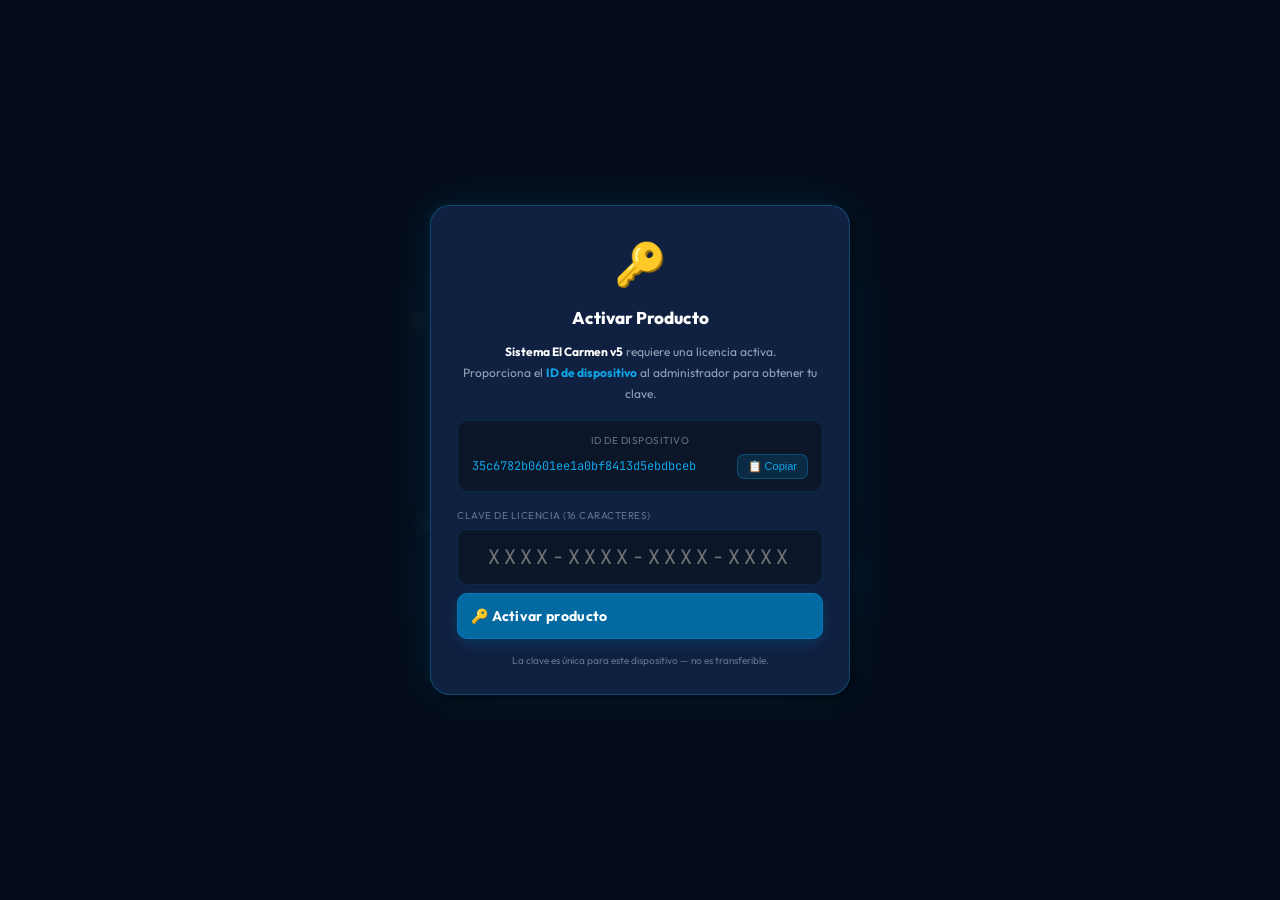
<file: index.html>
<!DOCTYPE html>
<html lang="es">
<head>
  <meta charset="UTF-8">
  <meta name="viewport" content="width=device-width, initial-scale=1.0, maximum-scale=1.0, user-scalable=no">
  <meta name="mobile-web-app-capable" content="yes">
  <meta name="apple-mobile-web-app-capable" content="yes">
  <meta name="apple-mobile-web-app-status-bar-style" content="black-translucent">
  <meta name="theme-color" content="#060d1a">
  <meta name="apple-mobile-web-app-title" content="El Carmen v5">
  <title>Sistema El Carmen v5 — Jornada Escolar</title>
  <!-- Librerías locales — sin dependencias de CDN externo (requerido para APK Android) -->
  <script src="libs/qrcode.min.js"></script>
  <script src="libs/xlsx.full.min.js"></script>
  <script src="libs/html5-qrcode.min.js"></script>
  <script src="libs/pptxgen.bundle.js"></script>
  <script src="libs/jspdf.umd.min.js"></script>
  <link rel="stylesheet" href="styles.css">
  <script>
    /* Bootstrap de tema — usa AndroidStorage en APK o localStorage en web */
    (function(){
      try {
        var _s = (window.AndroidStorage) ? window.AndroidStorage : localStorage;
        var t  = _s.getItem('elcarmen_theme');
        if (t === 'null' || !t) t = 'original';
        if (t !== 'original') document.documentElement.setAttribute('data-theme', t);
      } catch(e) {}
    })();
  </script>
</head>
<body>

<!-- Toast container -->
<div id="toastContainer"></div>

<!-- FAB Emergencia flotante -->
<button class="fab-emerg" onclick="recuentoEmergencia()" title="Recuento de emergencia">🆘</button>

<!-- ═══ PANTALLA: ACTIVACIÓN DE LICENCIA ═══ -->
<div class="modal-overlay hidden" id="mLicense" style="z-index:9999;background:rgba(6,13,26,.97);">
  <div class="modal-box" style="max-width:420px;text-align:center;">
    <div style="font-size:42px;margin-bottom:10px;">🔑</div>
    <div class="modal-title" style="font-size:17px;">Activar Producto</div>
    <div class="modal-body" style="margin-bottom:16px;">
      <strong style="color:#fff;">Sistema El Carmen v5</strong> requiere una licencia activa.<br>
      Proporciona el <strong style="color:var(--az);">ID de dispositivo</strong> al administrador para obtener tu clave.
    </div>

    <!-- ID del dispositivo -->
    <div style="background:var(--bg2);border:1px solid var(--border);border-radius:10px;padding:12px 14px;margin-bottom:16px;">
      <div style="font-size:10px;color:var(--t3);text-transform:uppercase;letter-spacing:.5px;margin-bottom:6px;">ID de dispositivo</div>
      <div style="display:flex;align-items:center;gap:8px;">
        <code id="dispDeviceId" style="flex:1;font-family:var(--mono);font-size:12px;color:var(--az);word-break:break-all;text-align:left;">Cargando...</code>
        <button onclick="navigator.clipboard.writeText(document.getElementById('dispDeviceId').textContent).then(()=>this.textContent='✓').catch(()=>{})"
          style="flex-shrink:0;background:rgba(14,165,233,.15);border:1px solid rgba(14,165,233,.3);
                 border-radius:7px;padding:5px 10px;font-size:11px;color:var(--az);cursor:pointer;">
          📋 Copiar
        </button>
      </div>
    </div>

    <!-- Input clave -->
    <label style="font-size:10px;color:var(--t3);display:block;margin-bottom:6px;text-transform:uppercase;letter-spacing:.5px;text-align:left;">Clave de licencia (16 caracteres)</label>
    <input type="text" id="inpLicencia"
      style="width:100%;padding:14px;background:var(--bg2);border:1px solid var(--border);border-radius:10px;
             color:var(--az);font-family:var(--mono);font-size:20px;letter-spacing:4px;text-align:center;
             text-transform:uppercase;outline:none;margin-bottom:8px;"
      maxlength="19" placeholder="XXXX-XXXX-XXXX-XXXX"
      oninput="formatLicInput(this)"
      onkeydown="if(event.key==='Enter')activarLicencia()"
      autocomplete="off" spellcheck="false">
    <div id="licError" style="display:none;color:#f87171;font-size:11px;margin-bottom:10px;"></div>
    <button class="btn btn-prim" style="width:100%;padding:13px;font-size:14px;" onclick="activarLicencia()">
      🔑 Activar producto
    </button>
    <p style="font-size:10px;color:var(--t3);margin-top:14px;">La clave es única para este dispositivo — no es transferible.</p>
  </div>
</div>

<!-- ═══ MODAL: CONSENTIMIENTO LOPNNA ═══ -->
<div class="modal-overlay" id="mConsent">
  <div class="modal-box">
    <div class="modal-title">🛡️ Consentimiento Informado — LOPNNA</div>
    <p style="font-size:11px;color:var(--az);margin-bottom:10px;">Art.65 · Art.73 · Ley de Infogobierno Venezuela</p>
    <div class="modal-body">
      Los datos procesados se usan <strong style="color:#fff;">exclusivamente</strong> para control de asistencia institucional.<br><br>
      • Los apellidos están ofuscados en pantalla por defecto (hover o clic para revelar).<br>
      • Los códigos QR no contienen nombres en texto plano — solo ID institucional.<br>
      • El localStorage usa cifrado Base64 + checksum anti-manipulación.<br>
      • Use "Nuevo Ciclo" al iniciar el año lectivo para limpiar historiales.
    </div>
    <label style="display:flex;align-items:center;gap:10px;background:var(--bg2);border-radius:8px;padding:10px 12px;margin-bottom:14px;cursor:pointer;">
      <input type="checkbox" id="chkConsent" onchange="document.getElementById('btnConsent').disabled=!this.checked">
      <span style="font-size:12px;color:var(--t2);">Acepto como docente/directivo autorizado</span>
    </label>
    <div class="modal-acts">
      <button class="btn btn-ghost" onclick="cancelarConsent()">Cancelar</button>
      <button class="btn btn-prim" id="btnConsent" disabled onclick="confirmarConsent()">✅ Firmar Digitalmente</button>
    </div>
  </div>
</div>

<!-- ═══ MODAL: MAPEO DE COLUMNAS ═══ -->
<div class="modal-overlay hidden" id="mColMap">
  <div class="modal-box" style="max-width:780px;">
    <div class="modal-title">📋 Validar Columnas del Excel</div>
    <div class="modal-body">Abajo verás los datos reales de tu Excel con cada columna numerada. Asigna la columna correcta a cada campo del sistema.</div>
    <div id="colMapGrid" style="margin-bottom:12px;"></div>
    <div id="colMapWarn" style="margin-bottom:12px;"></div>
    <div class="modal-acts">
      <button class="btn btn-ghost" onclick="cancelarColMap()">Cancelar</button>
      <button class="btn btn-prim" onclick="confirmarColMap()">✅ Confirmar y procesar</button>
    </div>
  </div>
</div>

<!-- ═══ MODAL: PROTOCOLO SALIDA ═══ -->
<div class="modal-overlay hidden" id="mSalida">
  <div class="modal-box">
    <div class="modal-title">🚪 Protocolo de Salida</div>
    <p style="font-size:11px;color:var(--nj);margin-bottom:12px;">Art. 54 LOPNNA · Seguridad de Planteles Educativos</p>
    <div id="mSalidaInfo" style="background:var(--bg2);border-radius:9px;padding:11px;margin-bottom:13px;font-size:13px;color:var(--t1);"></div>
    <div style="display:grid;gap:9px;margin-bottom:13px;">
      <div><label style="font-size:10px;color:var(--t3);display:block;margin-bottom:4px;text-transform:uppercase;letter-spacing:.5px;">Motivo de salida *</label>
        <select id="sMot" class="form-inp" style="text-align:left;">
          <option value="">Seleccionar motivo...</option>
          <option value="Médico">Médico / Cita médica</option>
          <option value="Familiar">Motivo familiar</option>
          <option value="Personal">Motivo personal</option>
          <option value="Actividad escolar">Actividad escolar externa</option>
        </select></div>
      <div><label style="font-size:10px;color:var(--t3);display:block;margin-bottom:4px;text-transform:uppercase;letter-spacing:.5px;">Cédula de quien retira *</label>
        <input type="text" id="sCed" class="form-inp" style="text-align:left;" placeholder="V-12345678"></div>
      <div><label style="font-size:10px;color:var(--t3);display:block;margin-bottom:4px;text-transform:uppercase;letter-spacing:.5px;">Nombre de quien retira *</label>
        <input type="text" id="sNom" class="form-inp" style="text-align:left;" placeholder="Nombre completo del representante"></div>
    </div>
    <div class="modal-acts">
      <button class="btn btn-ghost" onclick="cancelarSalida()">Cancelar</button>
      <button class="btn btn-nj" onclick="confirmarSalida()">✅ Registrar Salida</button>
    </div>
  </div>
</div>

<!-- ═══ MODAL: RESTAURAR SESIÓN ═══ -->
<div class="modal-overlay hidden" id="mRestore">
  <div class="modal-box">
    <div class="modal-title">🔄 Sesión Activa Detectada</div>
    <div class="modal-body" id="mRestoreMsg">Se encontró una sesión del día de hoy con registros previos.</div>
    <div class="modal-acts">
      <button class="btn btn-ghost" onclick="descartarSesion()">🗑 Nuevo día — descartar registros</button>
      <button class="btn btn-prim" onclick="restaurarSesion()">✅ Restaurar sesión anterior</button>
    </div>
  </div>
</div>

<!-- ═══ MODAL: FINALIZAR JORNADA ═══ -->
<div class="modal-overlay hidden" id="mFinJornada">
  <div class="modal-box" style="max-width:600px;">
    <div class="modal-title">📊 Resumen de Jornada — Motor de Recalculado</div>
    <div id="finFecha" style="font-size:11px;color:var(--az);margin-bottom:12px;"></div>
    <div id="finResumen" class="resumen-grid"></div>
    <div class="divider"></div>
    <div style="font-size:12px;font-weight:700;color:var(--t2);margin-bottom:8px;">📋 Alumnos Faltantes</div>
    <div id="finFaltantes" style="max-height:180px;overflow-y:auto;margin-bottom:14px;"></div>
    <div class="modal-acts">
      <button class="btn btn-ghost" onclick="cerrarModal('mFinJornada')">Cerrar (sin exportar)</button>
      <button class="btn btn-ok btn-sm" onclick="exportSesion()">📥 Solo Excel</button>
      <button class="btn btn-prim" onclick="finalizarYExportar()">✅ Exportar y cerrar jornada</button>
    </div>
  </div>
</div>

<!-- ═══ MODAL: DIPLOMA ═══ -->
<div class="modal-overlay hidden" id="mDiploma">
  <div class="modal-box" style="max-width:580px;">
    <div class="modal-title">⭐ Diploma de Puntualidad</div>
    <div id="diplomaHTML" style="margin:13px 0;padding:20px;background:#fff;border-radius:10px;color:#000;font-family:Georgia,serif;"></div>
    <div class="modal-acts">
      <button class="btn btn-ghost" onclick="cerrarModal('mDiploma')">Cerrar</button>
      <button class="btn btn-prim" onclick="printDiploma()">🖨️ Imprimir Diploma</button>
    </div>
  </div>
</div>

<!-- ═══ MODAL: CITACIÓN ═══ -->
<div class="modal-overlay hidden" id="mCitacion">
  <div class="modal-box" style="max-width:560px;">
    <div class="modal-title">📋 Citación al Representante</div>
    <p style="font-size:11px;color:var(--rj);margin-bottom:12px;">LOE Art.56 · LOPNNA Art.55 · Corresponsabilidad parental</p>
    <div id="citacionHTML" style="margin-bottom:12px;"></div>
    <div class="modal-acts">
      <button class="btn btn-ghost" onclick="cerrarModal('mCitacion')">Cerrar</button>
      <button class="btn btn-dngr" onclick="printCitacion()">🖨️ Imprimir Citación</button>
    </div>
  </div>
</div>

<!-- ═══ MODAL: EMERGENCIA ═══ -->
<div class="modal-overlay hidden" id="mEmerg">
  <div class="modal-box">
    <div class="modal-title">🆘 Recuento de Emergencia</div>
    <p style="font-size:11px;color:var(--rj);margin-bottom:12px;">Protocolo de evacuación · Datos en tiempo real</p>
    <div id="emergContent"></div>
    <div class="modal-acts">
      <button class="btn btn-ghost" onclick="cerrarModal('mEmerg')">Cerrar</button>
      <button class="btn btn-dngr" onclick="imprimirEmerg()">🖨️ Imprimir lista PDF</button>
    </div>
  </div>
</div>

<!-- ═══ PANEL AUDITORÍA ═══ -->
<div id="auditPanel">
  <div class="flex-r" style="margin-bottom:8px;">
    <span style="font-size:12px;font-weight:700;color:var(--az);">🔍 Auditoría Interna</span>
    <div class="spacer"></div>
    <button class="btn btn-ghost btn-xs" onclick="exportAudit()" title="Exportar log">📥</button>
    <button class="btn btn-ghost btn-xs" onclick="closeAudit()">✕</button>
  </div>
  <div id="auditList" class="audit-list"></div>
</div>

<!-- ═══ NAVBAR ═══ -->
<nav class="navbar">
  <div class="nb-brand">
    <img id="navLogo" src="" class="nb-logo" alt="El Carmen">
    <div><div class="nb-title">El Carmen</div><div class="nb-sub">v5 · Jornada</div></div>
  </div>
  <div class="nb-tabs">
    <button class="nb-tab active" onclick="showPage('generador')" id="tab-generador"><span>🎓</span><span>Lista</span></button>
    <button class="nb-tab" onclick="showPage('lector')"    id="tab-lector"><span>📷</span><span>Escáner</span><span class="nb-badge" id="nbPres">0</span></button>
    <button class="nb-tab" onclick="showPage('registro')"  id="tab-registro"><span>📋</span><span>Registro</span></button>
    <button class="nb-tab" onclick="showPage('dashboard')" id="tab-dashboard"><span>📊</span><span>Dashboard</span><span class="nb-badge" id="nbDash" style="background:var(--rj);">!</span></button>
  </div>
  <div class="nb-right">
    <select class="theme-select" id="themeSelect" onchange="setTheme(this.value)" title="Cambiar tema">
      <option value="original">🎨 Original</option>
      <option value="accesible">🌙 Accesible</option>
      <option value="claro">☀️ Claro</option>
    </select>
    <button class="btn btn-ghost btn-sm" onclick="openAudit()" title="Auditoría (Ctrl+Shift+A)">🔍</button>
    <button class="btn btn-dngr  btn-sm" onclick="confirmarCierreSesion()">⏹ Cerrar sesión</button>
  </div>
</nav>

<!-- ═══ STATUS BAR ═══ -->
<div class="status-bar">
  <div class="status-item"><span class="status-dot" id="sdDot"></span><span id="sbJornada">Sin iniciar</span></div>
  <div class="status-item">⏰ Límite: <strong id="sbHora">07:15</strong></div>
  <div class="status-item">👤 <strong id="sbProf">—</strong></div>
  <div class="spacer"></div>
  <div class="status-item">💾 <span id="sbStore">LS: 0KB</span></div>
  <div class="status-item" id="sbFecha" style="display:none;"></div>
</div>
<div id="alertHttps" class="hidden alert-https">
  ⚠️ <strong>Sin HTTPS:</strong> La cámara QR requiere HTTPS o localhost. Carnets y Excel funcionan normalmente.
</div>

<!-- ════════════════════════════════════════════════════
     PÁGINA 1: GENERADOR DE IDENTIDAD
     ════════════════════════════════════════════════════ -->
<div class="page active" id="page-generador">
  <div class="card">
    <div class="card-hdr">
      <div class="neo-ico" style="font-size:22px;">🎓</div>
      <div><div class="card-title">Carga Maestra del Plantel</div>
           <div class="card-sub">Mapeo por nombre de columna · cleanText() anti-XSS · Set() duplicados</div></div>
      <div class="spacer"></div>
      <div class="hora-cfg">
        <span class="t-sm">⏰ Hora de entrada:</span>
        <input type="time" id="horaEntradaConfig" value="07:15" class="form-inp"
          style="width:110px;margin:0;text-align:center;font-size:13px;"
          onchange="actualizarHoraEntrada(this.value)">
      </div>
    </div>
    <div id="alertDuplicados" class="hidden"
      style="background:rgba(220,38,38,.1);border:1px solid rgba(220,38,38,.28);border-radius:8px;padding:9px 12px;font-size:12px;color:#f87171;margin-bottom:10px;"></div>
    <div class="upload-zone" id="uploadZone" onclick="document.getElementById('fileInput').click()">
      <div class="uz-ico">📁</div>
      <div class="uz-title">Cargar Lista Excel del Plantel</div>
      <div class="uz-sub">Columnas detectadas por nombre · Nro · Apellidos · Nombres · Grado · Sección</div>
      <input type="file" id="fileInput" accept=".xlsx,.xls" class="hidden" onchange="pedirConsent(event,'main')">
    </div>
    <div id="excelPreview" class="hidden" style="margin-top:13px;">
      <div class="alert al-ok" id="excelMsg"></div>
      <div class="tbl-wrap" id="previewTable"></div>
      <div class="flex-r" style="margin-top:12px;flex-wrap:wrap;">
        <button class="btn btn-prim"  onclick="generateAllQRs()">✨ Vista QR</button>
        <button class="btn btn-nj"    onclick="generarCarnetsPPTX()" id="btnPPTX">📑 Exportar Carnets PPTX</button>
        <button class="btn btn-ghost" onclick="exportarBackup()">🔐 Backup cifrado</button>
        <button class="btn btn-ghost" onclick="cambiarLista()">🔄 Cambiar lista (nuevo año/sección)</button>
      </div>
    </div>
  </div>

  <div class="card hidden" id="qrSection">
    <div class="card-hdr">
      <div class="neo-ico" style="font-size:20px;">🔲</div>
      <div><div class="card-title">Carnets QR Generados</div><div class="card-sub" id="qrSubtitle">—</div></div>
      <div class="spacer"></div>
      <button class="btn btn-ok  btn-sm" onclick="imprimirTodos()">🖨️ Todos</button>
      <button class="btn btn-nj  btn-sm" onclick="generarCarnetsPPTX()">📑 PPTX</button>
    </div>
    <div id="qrGrid" class="qr-grid"></div>
  </div>
</div>

<!-- ════════════════════════════════════════════════════
     PÁGINA 2: ESCÁNER / JORNADA
     ════════════════════════════════════════════════════ -->
<div class="page" id="page-lector">

  <div id="loginBox">
    <div class="login-wrap">
      <div class="login-box">
        <img id="loginLogo" src="" class="lg-logo" alt="Logo">
        <div class="lg-shield"><div class="lg-shield-bg"></div><span class="lg-shield-ico">✓</span></div>
        <div class="lg-title">Sistema El Carmen</div>
        <div class="lg-sub">Sesión Inteligente v5</div>
        <input type="text" id="profName" class="form-inp" placeholder="Nombre del Docente / Directivo" autocomplete="off">
        <button class="btn btn-prim" style="width:100%;justify-content:center;padding:12px;font-size:14px;" onclick="iniciarSesion()">
          🚀 Iniciar Sesión
        </button>
      </div>
    </div>
  </div>

  <div id="scannerBox" class="hidden">

    <!-- Banner de estado de jornada -->
    <div id="jornadaBanner" class="jb jb-act">
      <span id="jbIco">🟢</span>
      <span id="jbLabel">Jornada activa</span>
      <div class="spacer"></div>
      <div class="hora-cfg">
        <span class="t-sm">⏰</span>
        <input type="time" id="horaEntrada" value="07:15"
          style="background:transparent;border:none;color:var(--t1);font-size:12px;font-family:var(--font);cursor:pointer;outline:none;"
          onchange="actualizarHoraEntrada(this.value)">
        <span class="t-sm">hora de entrada</span>
      </div>
    </div>

    <div id="alertSinLista" class="alert al-warn" style="display:none;">
      ⚠️ Lista no cargada — el escáner no puede validar carnets.
      <button class="btn btn-prim btn-sm" style="margin-left:auto;" onclick="document.getElementById('fileApp2').click()">📂 Cargar lista</button>
      <input type="file" id="fileApp2" accept=".xlsx,.xls" class="hidden" onchange="pedirConsent(event,'app2')">
    </div>

    <!-- Stats en tiempo real (5 columnas) -->
    <div class="stats-row">
      <div class="stat-box s-az"><div class="sn" id="cTotal">0</div><div class="sl">Matrícula</div></div>
      <div class="stat-box s-vd"><div class="sn" id="cPres">0</div><div class="sl">Presentes</div></div>
      <div class="stat-box s-am"><div class="sn" id="cTard">0</div><div class="sl">Tardíos</div></div>
      <div class="stat-box s-nj"><div class="sn" id="cAus">0</div><div class="sl">Ausentes</div></div>
      <div class="stat-box s-rj"><div class="sn" id="cPorc">0%</div><div class="sl">% Asistencia</div></div>
    </div>

    <!-- Card escáner -->
    <div class="card">
      <div class="card-hdr">
        <div class="neo-ico ico-eye" id="icoEye"></div>
        <div><div class="card-title">Monitor QR Telemático</div><div class="card-sub" id="profInfo">—</div></div>
        <div class="spacer"></div>
        <label style="display:flex;align-items:center;gap:6px;cursor:pointer;margin-right:8px;">
          <input type="checkbox" id="chkSalida" onchange="toggleModo()">
          <span class="t-sm" style="white-space:nowrap;">Modo Salida</span>
        </label>
        <button class="btn btn-ghost btn-sm" onclick="modSuplente()">👨‍🏫 Suplente</button>
        <button class="btn btn-fin   btn-sm" onclick="abrirFinJornada()">📊 Fin de Jornada</button>
      </div>

      <div class="flex-r" style="margin-bottom:10px;gap:8px;flex-wrap:wrap;">
        <span id="modoBadge" class="badge b-vd">⬆️ MODO ENTRADA</span>
        <input type="text" id="inputManual" class="form-inp"
          style="margin:0;flex:1;min-width:150px;text-align:left;padding:8px 12px;font-size:12px;"
          placeholder="⌨️ Ingresar ID manualmente (fallback sin cámara)..."
          onkeydown="if(event.key==='Enter')escaneoManual()">
        <button class="btn btn-prim btn-sm" onclick="escaneoManual()">↩ Registrar</button>
      </div>

      <div id="camaraError" class="hidden"
        style="background:rgba(217,119,6,.1);border:1px solid rgba(217,119,6,.28);border-radius:9px;padding:10px 13px;font-size:12px;color:#fbbf24;margin-bottom:10px;"></div>

      <div id="scanResult" style="margin-bottom:12px;">
        <div class="alert al-info">📷 Listo — apunta el carnet a la zona de enfoque</div>
      </div>

      <div class="scan-wrap">
        <div class="scan-box">
          <div id="reader"></div>
          <div class="scan-overlay">
            <div class="sc sc-tl"></div><div class="sc sc-tr"></div>
            <div class="sc sc-bl"></div><div class="sc sc-br"></div>
            <div class="scan-line"></div>
          </div>
        </div>
      </div>
    </div>

    <!-- Listas en vivo -->
    <div class="two-col">
      <div class="card">
        <div style="font-size:12px;font-weight:700;color:#f87171;margin-bottom:7px;display:flex;align-items:center;gap:6px;">
          ⏳ Pendientes <span class="badge b-rj" id="badgePend">0</span>
        </div>
        <div id="listaPend" class="lista-scroll"></div>
      </div>
      <div class="card">
        <div style="font-size:12px;font-weight:700;color:#4ade80;margin-bottom:7px;display:flex;align-items:center;gap:6px;">
          ✅ Presentes / Tardíos <span class="badge b-vd" id="badgePres">0</span>
        </div>
        <div id="listaPres" class="lista-scroll"></div>
      </div>
    </div>

  </div><!-- /scannerBox -->
</div><!-- /page-lector -->

<!-- ════════════════════════════════════════════════════
     PÁGINA 3: REGISTRO GLOBAL
     ════════════════════════════════════════════════════ -->
<div class="page" id="page-registro">
  <div class="card">
    <div class="card-hdr">
      <div class="neo-ico" style="font-size:22px;">📋</div>
      <div><div class="card-title">Registro Global</div>
           <div class="card-sub" id="regSubtitle">Hover = revelar apellido · RETARDO automático por hora configurada</div></div>
      <div class="spacer"></div>
      <button class="btn btn-ok    btn-sm" onclick="exportSesion()">📥 Excel Sesión</button>
      <button class="btn btn-ghost btn-sm" onclick="exportGlobal()">📊 Reporte SEP</button>
    </div>

    <div class="stats-row" style="grid-template-columns:repeat(4,1fr);margin-bottom:12px;">
      <div class="stat-box s-az"><div class="sn" id="rTotal">0</div><div class="sl">Total</div></div>
      <div class="stat-box s-vd"><div class="sn" id="rPres">0</div><div class="sl">Presentes</div></div>
      <div class="stat-box s-am"><div class="sn" id="rTard">0</div><div class="sl">Tardíos</div></div>
      <div class="stat-box s-nj"><div class="sn" id="rAus">0</div><div class="sl">Ausentes</div></div>
    </div>

    <div class="flex-r" style="margin-bottom:12px;">
      <input type="text" class="srch" id="buscador"
        placeholder="🔍 Búsqueda difusa — tolera errores tipográficos..."
        oninput="filtrarDifuso()">
      <button class="btn btn-ghost btn-sm" onclick="limpiarBusqueda()">✕</button>
      <button class="btn btn-ghost btn-sm" onclick="toggleVista()" id="btnVista">☰ Tabla</button>
    </div>

    <div id="vistaCards" class="ipa-grid"></div>

    <div id="vistaTabla" class="hidden">
      <div class="tbl-wrap">
        <table>
          <thead>
            <tr><th>Nro</th><th>Apellidos</th><th>Nombres</th><th>ID</th><th>Grado</th><th>Estado</th><th>Ret.Sem.</th><th>Acción</th></tr>
          </thead>
          <tbody id="tablaGlobal"></tbody>
        </table>
      </div>
    </div>

    <div id="emptyState" style="text-align:center;padding:36px;color:var(--t3);">
      <p style="font-size:38px;">📋</p>
      <p style="font-size:13px;margin-top:8px;">Carga el Excel en <strong style="color:var(--az);">Lista</strong></p>
    </div>
  </div>
</div>

<!-- ════════════════════════════════════════════════════
     PÁGINA 4: DASHBOARD DE RETARDOS
     ════════════════════════════════════════════════════ -->
<div class="page" id="page-dashboard">
  <div class="card">
    <div class="card-hdr">
      <div class="neo-ico" style="font-size:22px;">📊</div>
      <div><div class="card-title">Dashboard de Retardos Semanales</div>
           <div class="card-sub">🔴 3+ retardos = Aviso LOE Art.56 · 🟡 2 retardos · 🟢 1 retardo</div></div>
      <div class="spacer"></div>
      <button class="btn btn-ghost btn-sm" onclick="limpiarCicloRetardos()">🗓️ Nuevo ciclo</button>
    </div>
    <div class="alert al-warn" style="margin-bottom:12px;">
      ⚖️ Alumnos con 3+ retardos semanales requieren conversación con el representante · LOE Art.56
    </div>
    <div id="dashRetardos"></div>
  </div>
  <div class="card">
    <div class="card-hdr">
      <div class="neo-ico" style="font-size:22px;">⭐</div>
      <div><div class="card-title">Puntualidad Perfecta esta semana</div>
           <div class="card-sub">Alumnos sin retardos registrados</div></div>
    </div>
    <div id="dashPuntuales"></div>
  </div>
</div>

<script src="script.js"></script>
<script>
  /* Selector de tema — sin tocar script.js */
  function setTheme(t) {
    if (t === 'original') document.documentElement.removeAttribute('data-theme');
    else document.documentElement.setAttribute('data-theme', t);
    try { (window.Store || localStorage).setItem('elcarmen_theme', t); } catch(e) {}
  }
  /* Sincronizar el dropdown con el tema cargado al inicio */
  (function(){
    var sel = document.getElementById('themeSelect');
    if (!sel) return;
    var t = (function(){ try { return localStorage.getItem('elcarmen_theme'); } catch(e) { return null; } })() || 'original';
    sel.value = t;
  })();
</script>
</body>
</html>
</file>
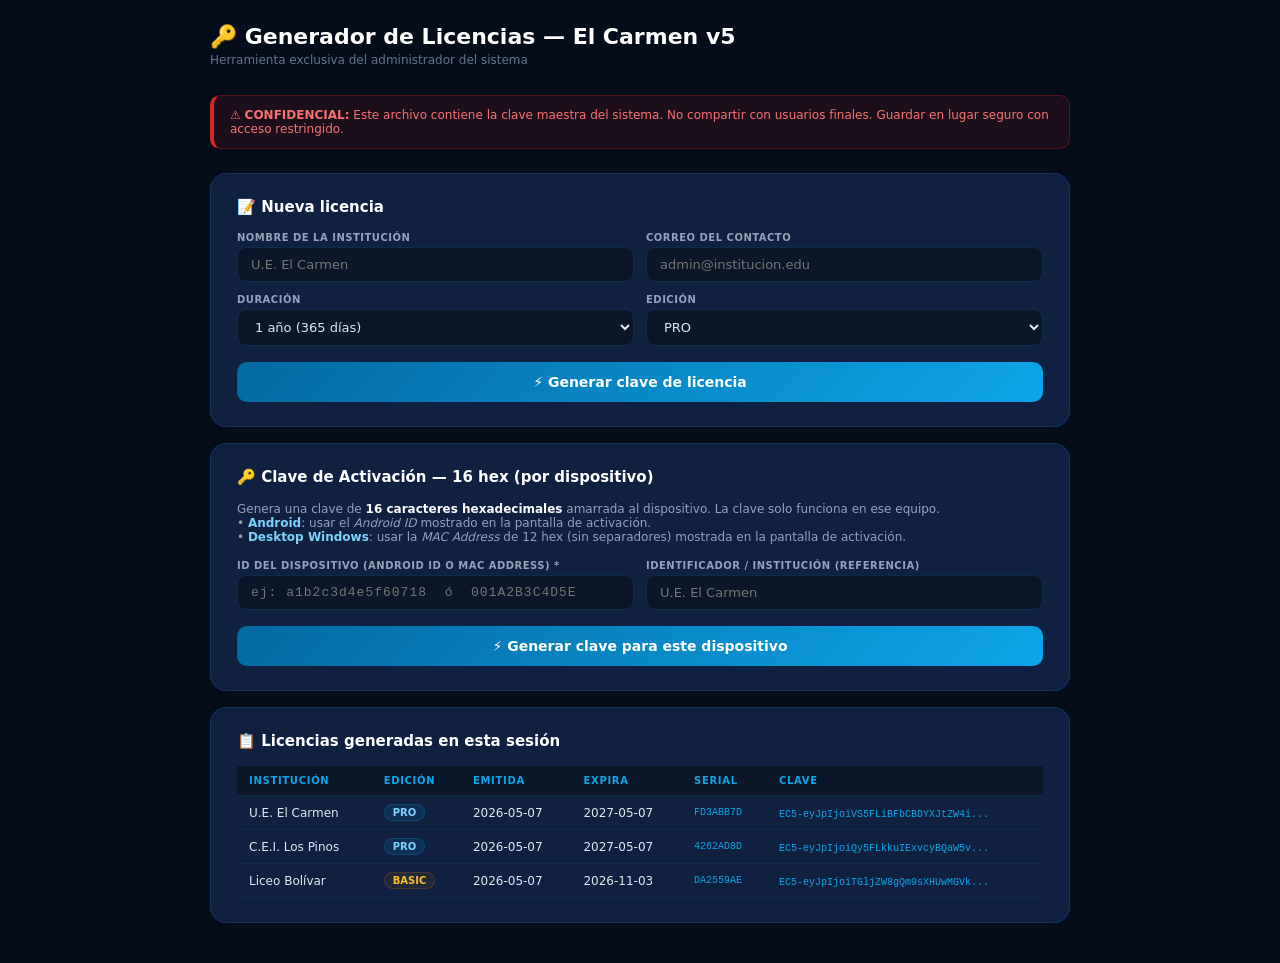
<file: GENERADOR_LICENCIAS_ADMIN.html>
<!DOCTYPE html>
<html lang="es">
<head>
<meta charset="UTF-8">
<meta name="viewport" content="width=device-width,initial-scale=1">
<title>Generador de Licencias — El Carmen v5 (ADMINISTRADOR)</title>
<style>
:root{--bg:#060d1a;--bg2:#0b1628;--card:#0f2040;--az:#0ea5e9;--az2:#0369a1;
  --nj:#ea580c;--vd:#16a34a;--rj:#dc2626;--am:#d97706;
  --t1:#e2e8f0;--t2:#94a3b8;--t3:#64748b;--border:rgba(14,165,233,.15);
  --font:'Segoe UI',system-ui,sans-serif;}
*{box-sizing:border-box;margin:0;padding:0}
body{font-family:var(--font);background:var(--bg);color:var(--t1);padding:24px 16px}
.wrap{max-width:860px;margin:0 auto}
h1{font-size:22px;font-weight:800;color:#fff;margin-bottom:4px}
.sub{font-size:12px;color:var(--t3);margin-bottom:28px}
.warn{background:rgba(220,38,38,.1);border:1px solid rgba(220,38,38,.3);border-left:4px solid var(--rj);
  border-radius:10px;padding:12px 16px;font-size:12px;color:#f87171;margin-bottom:24px}
.card{background:var(--card);border:1px solid var(--border);border-radius:16px;
  padding:24px 26px;margin-bottom:16px}
.card-title{font-size:15px;font-weight:800;color:#fff;margin-bottom:16px}
.grid{display:grid;grid-template-columns:1fr 1fr;gap:12px}
.field label{display:block;font-size:10px;font-weight:700;color:var(--t2);
  letter-spacing:.5px;text-transform:uppercase;margin-bottom:4px}
.field input,.field select{width:100%;padding:9px 13px;background:var(--bg2);
  border:1px solid var(--border);border-radius:9px;color:var(--t1);
  font-family:var(--font);font-size:13px;outline:none}
.field input:focus,.field select:focus{border-color:var(--az)}
.field select option{background:var(--bg2)}
.btn-gen{background:linear-gradient(135deg,var(--az2),var(--az));color:#fff;
  border:none;border-radius:10px;padding:12px 24px;font-size:14px;font-weight:700;
  cursor:pointer;font-family:var(--font);margin-top:16px;width:100%}
.btn-gen:hover{opacity:.9}
.result{display:none;margin-top:20px}
.lic-out{background:var(--bg);border:1px solid rgba(14,165,233,.3);border-radius:12px;
  padding:16px 18px;font-family:'JetBrains Mono','Consolas',monospace;font-size:11px;
  color:var(--az);word-break:break-all;letter-spacing:.3px;position:relative}
.copy-btn{position:absolute;top:10px;right:10px;background:rgba(14,165,233,.15);
  border:1px solid rgba(14,165,233,.3);border-radius:7px;padding:4px 10px;
  font-size:11px;color:var(--az);cursor:pointer;font-family:var(--font)}
.copy-btn:hover{background:rgba(14,165,233,.28)}
.meta{display:grid;grid-template-columns:1fr 1fr;gap:8px;margin-top:12px}
.m-item{background:rgba(0,0,0,.2);border-radius:8px;padding:8px 12px}
.m-lbl{font-size:9px;color:var(--t3);text-transform:uppercase;letter-spacing:.6px;margin-bottom:2px}
.m-val{font-size:12px;font-weight:700;color:#fff}
table{width:100%;border-collapse:collapse;font-size:12px}
th{background:var(--bg2);padding:9px 12px;text-align:left;font-weight:700;color:var(--az);
  font-size:10px;text-transform:uppercase;letter-spacing:.7px;border-bottom:1px solid var(--border)}
td{padding:8px 12px;border-bottom:1px solid rgba(14,165,233,.07);vertical-align:middle}
.mono{font-family:'JetBrains Mono','Consolas',monospace;font-size:10px;color:var(--az);word-break:break-all}
.badge{display:inline-block;padding:2px 8px;border-radius:99px;font-size:10px;font-weight:700}
.b-pro{background:rgba(14,165,233,.12);color:#7dd3fc;border:1px solid rgba(14,165,233,.2)}
.b-basic{background:rgba(217,119,6,.1);color:#fbbf24;border:1px solid rgba(217,119,6,.2)}
#toast{position:fixed;top:20px;right:20px;z-index:99;display:flex;flex-direction:column;gap:8px}
.t-ok{background:#0f3b1f;color:#4ade80;border:1px solid rgba(22,163,74,.35);
  padding:10px 16px;border-radius:9px;font-size:12px;font-weight:700;
  animation:tIn .3s ease;max-width:280px;box-shadow:0 4px 16px rgba(0,0,0,.4)}
@keyframes tIn{from{opacity:0;transform:translateY(8px)}to{opacity:1;transform:none}}
</style>
</head>
<body>
<div id="toast"></div>
<div class="wrap">
<h1>&#128273; Generador de Licencias &mdash; El Carmen v5</h1>
<div class="sub">Herramienta exclusiva del administrador del sistema</div>
<div class="warn">
  &#9888;&#65039; <strong>CONFIDENCIAL:</strong> Este archivo contiene la clave maestra del sistema.
  No compartir con usuarios finales. Guardar en lugar seguro con acceso restringido.
</div>

<div class="card">
  <div class="card-title">&#128221; Nueva licencia</div>
  <div class="grid">
    <div class="field"><label>Nombre de la institución</label>
      <input type="text" id="gInst" placeholder="U.E. El Carmen" maxlength="40"></div>
    <div class="field"><label>Correo del contacto</label>
      <input type="email" id="gEmail" placeholder="admin@institucion.edu" maxlength="50"></div>
    <div class="field"><label>Duración</label>
      <select id="gDays">
        <option value="365">1 año (365 días)</option>
        <option value="730">2 años (730 días)</option>
        <option value="180">6 meses (180 días)</option>
        <option value="90">3 meses — Prueba (90 días)</option>
      </select></div>
    <div class="field"><label>Edición</label>
      <select id="gEd">
        <option value="PRO" selected>PRO</option>
        <option value="BASIC">BASIC</option>
        <option value="SCHOOL">SCHOOL</option>
      </select></div>
  </div>
  <button class="btn-gen" onclick="generateLic()">&#9889; Generar clave de licencia</button>
  <div class="result" id="genResult">
    <div style="font-size:11px;color:var(--t3);margin-bottom:8px">Clave generada:</div>
    <div class="lic-out" id="licOut"><button class="copy-btn" onclick="copyGen()">Copiar</button></div>
    <div class="meta" id="licMeta"></div>
  </div>
</div>

<div class="card">
  <div class="card-title">&#128273; Clave de Activación — 16 hex (por dispositivo)</div>
  <p style="font-size:12px;color:var(--t2);margin-bottom:16px;">
    Genera una clave de <strong style="color:#fff;">16 caracteres hexadecimales</strong> amarrada al
    dispositivo. La clave solo funciona en ese equipo.<br>
    • <strong style="color:#7dd3fc;">Android</strong>: usar el <em>Android ID</em> mostrado en la pantalla de activación.<br>
    • <strong style="color:#7dd3fc;">Desktop Windows</strong>: usar la <em>MAC Address</em> de 12 hex (sin separadores) mostrada en la pantalla de activación.
  </p>
  <div class="grid">
    <div class="field">
      <label>ID del dispositivo (Android ID o MAC Address) &#42;</label>
      <input type="text" id="k16DevId" placeholder="ej: a1b2c3d4e5f60718  ó  001A2B3C4D5E" maxlength="64"
        style="font-family:'JetBrains Mono','Consolas',monospace;letter-spacing:1px;"
        oninput="this.value=this.value.trim()">
    </div>
    <div class="field">
      <label>Identificador / Institución (referencia)</label>
      <input type="text" id="k16Inst" placeholder="U.E. El Carmen" maxlength="40">
    </div>
  </div>
  <button class="btn-gen" onclick="generateKey16()">&#9889; Generar clave para este dispositivo</button>
  <div class="result" id="result16">
    <div style="font-size:11px;color:var(--t3);margin-bottom:8px;">Clave de activación (solo válida para el Android ID ingresado):</div>
    <div class="lic-out" id="out16" style="font-size:26px;letter-spacing:6px;text-align:center;padding:22px;">
      <button class="copy-btn" onclick="copy16()">Copiar</button>
    </div>
    <div id="out16Meta" style="margin-top:10px;"></div>
  </div>
</div>

<div class="card">
  <div class="card-title">&#128203; Licencias generadas en esta sesión</div>
  <div style="overflow-x:auto">
  <table>
    <thead><tr><th>Institución</th><th>Edición</th><th>Emitida</th><th>Expira</th><th>Serial</th><th>Clave</th></tr></thead>
    <tbody id="logTable">
      <tr>
        <td>U.E. El Carmen</td>
        <td><span class="badge b-pro">PRO</span></td>
        <td>2026-05-07</td>
        <td>2027-05-07</td>
        <td style="font-family:monospace;font-size:10px;color:var(--az)">FD3ABB7D</td>
        <td><span class="mono" title="EC5-eyJpIjoiVS5FLiBFbCBDYXJtZW4iLCJlIjoiYWRtaW5AZWxjYXJtZW4uZWR1LnZlIiwiZCI6IlBSTyIsInMiOjE3NzgxODI3MjIsIngiOjE4MDk3MTg3MjIsIm4iOiJGRDNBQkI3RCJ9.IhHiktabtt4z54-XFe0X6w">EC5-eyJpIjoiVS5FLiBFbCBDYXJtZW4i...</span></td>
      </tr>
      <tr>
        <td>C.E.I. Los Pinos</td>
        <td><span class="badge b-pro">PRO</span></td>
        <td>2026-05-07</td>
        <td>2027-05-07</td>
        <td style="font-family:monospace;font-size:10px;color:var(--az)">4262AD8D</td>
        <td><span class="mono" title="EC5-eyJpIjoiQy5FLkkuIExvcyBQaW5vcyIsImUiOiJkaXJlY2Npb25AbG9zcGlub3MuZWR1IiwiZCI6IlBSTyIsInMiOjE3NzgxODI3MjIsIngiOjE4MDk3MTg3MjIsIm4iOiI0MjYyQUQ4RCJ9.8nwETiXeYqmHcGhv8_bzjg">EC5-eyJpIjoiQy5FLkkuIExvcyBQaW5v...</span></td>
      </tr>
      <tr>
        <td>Liceo Bolívar</td>
        <td><span class="badge b-basic">BASIC</span></td>
        <td>2026-05-07</td>
        <td>2026-11-03</td>
        <td style="font-family:monospace;font-size:10px;color:var(--az)">DA2559AE</td>
        <td><span class="mono" title="EC5-eyJpIjoiTGljZW8gQm9sXHUwMGVkdmFyIiwiZSI6ImNvbnRyb2xAYm9saXZhci5lZHUudmUiLCJkIjoiQkFTSUMiLCJzIjoxNzc4MTgyNzIyLCJ4IjoxNzkzNzM0NzIyLCJuIjoiREEyNTU5QUUifQ.ORl9qvfWZo8yfwDOLPjO2Q">EC5-eyJpIjoiTGljZW8gQm9sXHUwMGVk...</span></td>
      </tr>
    </tbody>
  </table>
  </div>
</div>
</div>

<script>
const MASTER_KEY_RAW = "EC5-MASTER-7f3a9b2e-4c8d-11ef-a1b2-0242ac130003";

async function importHmacKey(s){
  return crypto.subtle.importKey('raw',new TextEncoder().encode(s),
    {name:'HMAC',hash:'SHA-256'},false,['sign']);
}
async function hmacSign(key,data){
  const sig=await crypto.subtle.sign('HMAC',key,new TextEncoder().encode(data));
  return new Uint8Array(sig).slice(0,16);
}
function b64ue(bytes){
  return btoa(String.fromCharCode(...bytes)).replace(/\+/g,'-').replace(/\//g,'_').replace(/=+$/,'');
}
function b64uj(obj){
  return btoa(String.fromCharCode(...new TextEncoder().encode(JSON.stringify(obj)))).replace(/\+/g,'-').replace(/\//g,'_').replace(/=+$/,'');
}

async function generateKey16(){
  const deviceId = document.getElementById('k16DevId').value.trim();
  const inst     = document.getElementById('k16Inst').value.trim() || 'Sin identificador';
  if(!deviceId){ alert('Ingresa el Android ID del dispositivo.'); return; }

  // data = SHA-256(device_id)[0:4] → 8 hex (identifica el dispositivo)
  const devBuf = await crypto.subtle.digest('SHA-256', new TextEncoder().encode(deviceId));
  const data   = Array.from(new Uint8Array(devBuf)).slice(0,4)
                   .map(b=>b.toString(16).padStart(2,'0')).join('');

  // check = HMAC-SHA256(master, data)[0:4] → 8 hex (firma del admin)
  const k     = await importHmacKey(MASTER_KEY_RAW);
  const sig   = await crypto.subtle.sign('HMAC', k, new TextEncoder().encode(data));
  const check = Array.from(new Uint8Array(sig)).slice(0,4)
                  .map(b=>b.toString(16).padStart(2,'0')).join('');

  const hex16 = (data + check).toUpperCase();
  const fmt   = hex16.match(/.{1,4}/g).join('-');

  const out = document.getElementById('out16');
  out.innerHTML = '<button class="copy-btn" onclick="copy16()">Copiar</button>';
  out.insertBefore(document.createTextNode(fmt), out.firstChild);

  document.getElementById('out16Meta').innerHTML =
    mItem('Institución', inst) +
    mItem('Android ID', deviceId.slice(0,8)+'…') +
    mItem('Data (dispositivo)', data.toUpperCase()) +
    mItem('Check (HMAC admin)', check.toUpperCase());

  document.getElementById('result16').style.display = 'block';
  toast('Clave generada para: ' + inst + ' · ' + deviceId.slice(0,8) + '…');
}

function copy16(){
  const txt = document.getElementById('out16').childNodes[0]?.textContent?.trim() || '';
  navigator.clipboard.writeText(txt).then(()=>toast('Clave copiada al portapapeles'));
}

async function generateLic(){
  const inst=(document.getElementById('gInst').value.trim()||'').slice(0,40);
  const email=(document.getElementById('gEmail').value.trim()||'').slice(0,50);
  if(!inst||!email){alert('Ingrese institución y correo');return;}
  const days=parseInt(document.getElementById('gDays').value);
  const ed=document.getElementById('gEd').value;
  const now=Math.floor(Date.now()/1000);
  const exp=now+days*86400;
  const serial=(Math.random().toString(16).slice(2,10)).toUpperCase();
  const payload={i:inst,e:email,d:ed,s:now,x:exp,n:serial};
  const pb=b64uj(payload);
  const mk=await importHmacKey(MASTER_KEY_RAW);
  const sig=await hmacSign(mk,pb);
  const sb=b64ue(sig);
  const key='EC5-'+pb+'.'+sb;
  const issued=new Date(now*1000).toLocaleDateString('es-ES');
  const expiry=new Date(exp*1000).toLocaleDateString('es-ES');

  document.getElementById('licOut').childNodes[0].textContent=key;
  document.getElementById('licOut').childNodes[0].nodeValue=key;

  // update output
  const out=document.getElementById('licOut');
  out.innerHTML='<button class="copy-btn" onclick="copyGen()">Copiar</button>';
  out.insertBefore(document.createTextNode(key),out.firstChild);

  document.getElementById('licMeta').innerHTML=
    mItem('Institución',inst)+mItem('Edición',ed)+
    mItem('Emitida',issued)+mItem('Expira',expiry)+
    mItem('Días',days)+mItem('Serial',serial);

  document.getElementById('genResult').style.display='block';

  // Agregar al log
  const tr=document.createElement('tr');
  tr.innerHTML='<td>'+inst+'</td>'+
    '<td><span class="badge '+(ed==='PRO'?'b-pro':'b-basic')+'">'+ed+'</span></td>'+
    '<td>'+issued+'</td><td>'+expiry+'</td>'+
    '<td style="font-family:monospace;font-size:10px;color:var(--az)">'+serial+'</td>'+
    '<td><span class="mono" title="'+key+'">'+key.slice(0,30)+'...</span></td>';
  document.getElementById('logTable').insertBefore(tr,document.getElementById('logTable').firstChild);

  toast('Licencia generada para '+inst);
}

function mItem(l,v){
  return '<div class="m-item"><div class="m-lbl">'+l+'</div><div class="m-val">'+v+'</div></div>';
}

function copyGen(){
  const txt=document.getElementById('licOut').childNodes[0].textContent||
            document.getElementById('licOut').firstChild.nodeValue||'';
  const raw=txt.replace('Copiar','').trim();
  navigator.clipboard.writeText(raw).then(()=>toast('Clave copiada al portapapeles'));
}

function toast(msg){
  const el=document.createElement('div');el.className='t-ok';el.textContent=msg;
  document.getElementById('toast').appendChild(el);
  setTimeout(()=>{el.style.opacity='0';el.style.transition='opacity .3s';setTimeout(()=>el.remove(),300);},3000);
}
</script>
</body>
</html>
</file>
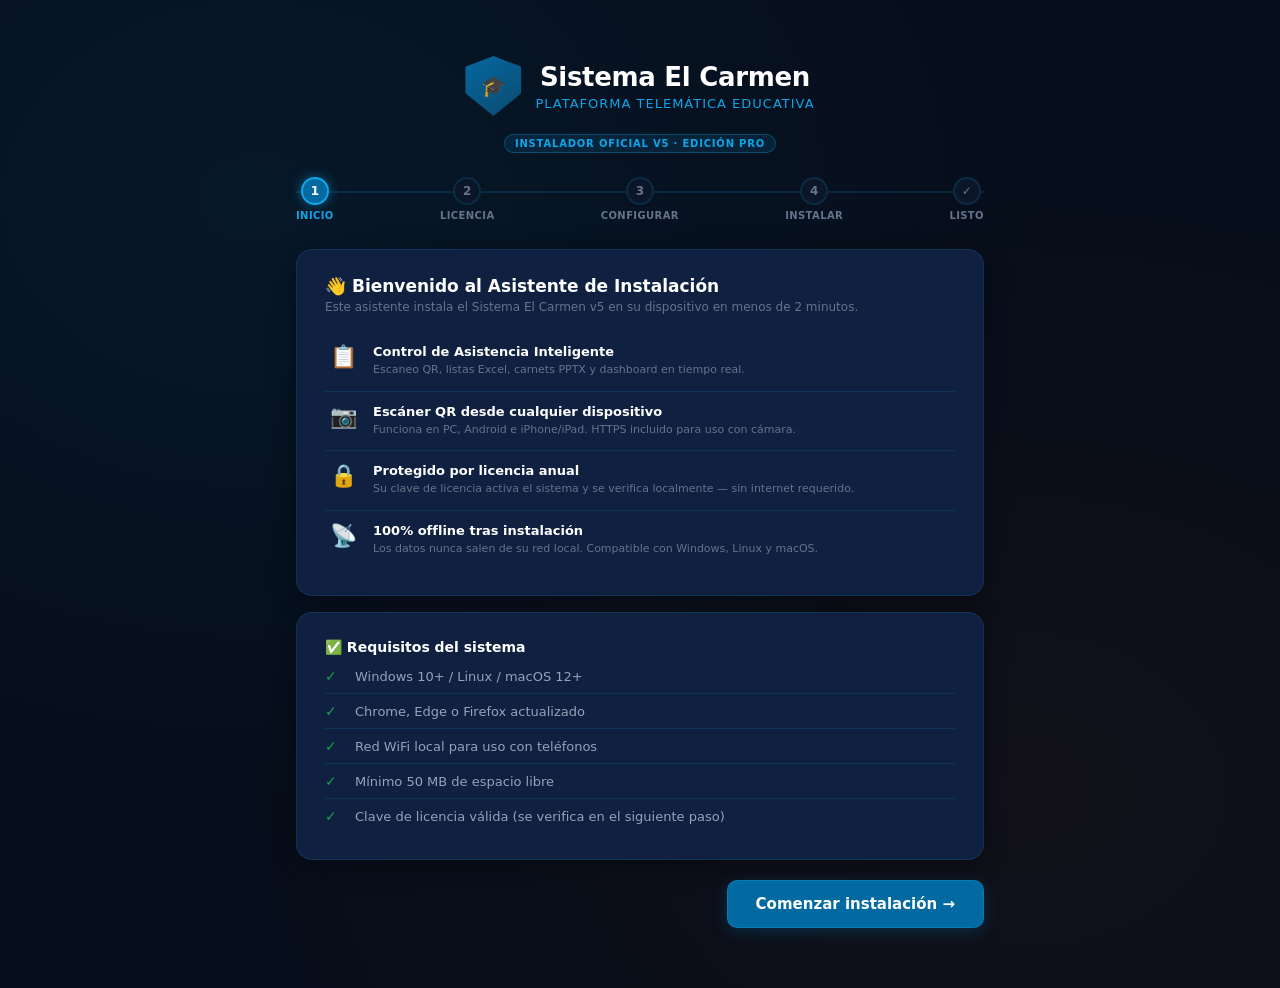
<file: INSTALADOR_ElCarmen_v5.html>
<!DOCTYPE html>
<html lang="es">
<head>
<meta charset="UTF-8">
<meta name="viewport" content="width=device-width,initial-scale=1">
<title>Sistema El Carmen v5 — Instalador Oficial</title>
<style>
:root{
  --bg:#060d1a;--bg2:#0b1628;--bg3:#0e1f38;--card:#0f2040;
  --az:#0ea5e9;--az2:#0369a1;--nj:#ea580c;--vd:#16a34a;
  --rj:#dc2626;--am:#d97706;
  --t1:#e2e8f0;--t2:#94a3b8;--t3:#64748b;
  --border:rgba(14,165,233,.15);
  --font:'Segoe UI',system-ui,sans-serif;
}
*{box-sizing:border-box;margin:0;padding:0}
body{font-family:var(--font);background:var(--bg);color:var(--t1);min-height:100vh;
  background-image:radial-gradient(ellipse at 20% 20%,rgba(14,165,233,.07) 0%,transparent 55%),
  radial-gradient(ellipse at 80% 80%,rgba(234,88,12,.05) 0%,transparent 55%);}
#wizard{max-width:720px;margin:0 auto;padding:24px 16px 60px}
.hdr{text-align:center;padding:32px 0 24px}
.hdr-logo{display:flex;align-items:center;justify-content:center;gap:14px;margin-bottom:8px}
.hdr-shield{width:56px;height:60px;position:relative;display:flex;align-items:center;justify-content:center}
.hdr-shield-bg{position:absolute;inset:0;background:linear-gradient(145deg,#0369a1,#0c4a6e);
  clip-path:polygon(50% 0%,100% 18%,100% 62%,50% 100%,0% 62%,0% 18%);
  box-shadow:0 0 22px rgba(14,165,233,.4);animation:shPulse 3s ease-in-out infinite}
.hdr-shield-ico{position:relative;z-index:1;font-size:20px}
@keyframes shPulse{0%,100%{filter:brightness(1)}50%{filter:brightness(1.3)}}
.hdr-title{font-size:26px;font-weight:800;color:#fff;letter-spacing:-.3px}
.hdr-sub{font-size:13px;color:var(--az);letter-spacing:1px;text-transform:uppercase;margin-top:4px}
.hdr-badge{display:inline-block;background:rgba(14,165,233,.12);border:1px solid rgba(14,165,233,.3);
  color:var(--az);font-size:10px;font-weight:700;padding:3px 10px;border-radius:99px;
  letter-spacing:.8px;margin-top:10px;text-transform:uppercase}
.prog-wrap{margin-bottom:28px}
.prog-steps{display:flex;justify-content:space-between;margin-bottom:10px;position:relative}
.prog-steps::before{content:'';position:absolute;top:14px;left:0;right:0;height:2px;
  background:var(--border);z-index:0}
.prog-fill{position:absolute;top:14px;left:0;height:2px;background:var(--az);
  z-index:1;transition:width .4s ease}
.ps{display:flex;flex-direction:column;align-items:center;gap:5px;position:relative;z-index:2}
.ps-dot{width:28px;height:28px;border-radius:50%;border:2px solid var(--border);
  background:var(--bg2);display:flex;align-items:center;justify-content:center;
  font-size:12px;font-weight:700;color:var(--t3);transition:all .3s}
.ps.done .ps-dot{background:var(--az);border-color:var(--az);color:#fff}
.ps.active .ps-dot{background:var(--az2);border-color:var(--az);color:#fff;
  box-shadow:0 0 12px rgba(14,165,233,.5)}
.ps-lbl{font-size:10px;color:var(--t3);font-weight:600;letter-spacing:.4px;text-transform:uppercase}
.ps.active .ps-lbl,.ps.done .ps-lbl{color:var(--az)}
.card{background:var(--card);border:1px solid var(--border);border-radius:16px;
  padding:26px 28px;margin-bottom:16px;box-shadow:0 4px 24px rgba(0,0,0,.4)}
.card-title{font-size:17px;font-weight:800;color:#fff;margin-bottom:4px;
  display:flex;align-items:center;gap:10px}
.card-sub{font-size:12px;color:var(--t3);margin-bottom:18px}
.field{margin-bottom:14px}
.field label{display:block;font-size:11px;font-weight:700;color:var(--t2);
  letter-spacing:.5px;text-transform:uppercase;margin-bottom:5px}
.field input,.field select{width:100%;padding:10px 14px;background:var(--bg2);
  border:1px solid var(--border);border-radius:10px;color:var(--t1);
  font-family:var(--font);font-size:13px;outline:none;transition:border .2s}
.field input:focus,.field select:focus{border-color:var(--az);
  box-shadow:0 0 0 3px rgba(14,165,233,.12)}
.field input::placeholder{color:var(--t3)}
.field select option{background:var(--bg2)}
.lic-box{background:var(--bg);border:1px solid rgba(14,165,233,.3);border-radius:12px;
  padding:16px 18px;font-family:'JetBrains Mono','Consolas',monospace;
  font-size:11px;color:var(--az);word-break:break-all;letter-spacing:.3px;
  position:relative;margin-top:8px}
.lic-copy{position:absolute;top:10px;right:10px;background:rgba(14,165,233,.12);
  border:1px solid rgba(14,165,233,.25);border-radius:7px;padding:4px 10px;
  font-size:11px;color:var(--az);cursor:pointer;font-family:var(--font);
  transition:all .2s;white-space:nowrap}
.lic-copy:hover{background:rgba(14,165,233,.22)}
.val-field{display:flex;gap:8px;align-items:flex-start}
.val-field input{flex:1}
.btn-val{background:var(--az2);color:#fff;border:none;border-radius:10px;
  padding:10px 16px;font-size:12px;font-weight:700;cursor:pointer;
  white-space:nowrap;font-family:var(--font);transition:background .2s;flex-shrink:0}
.btn-val:hover{background:var(--az)}
.lic-result{margin-top:14px;border-radius:10px;padding:14px 16px;font-size:12px;
  display:none;animation:fadeIn .3s ease}
.lic-result.ok{background:rgba(22,163,74,.1);border:1px solid rgba(22,163,74,.25);color:#4ade80}
.lic-result.err{background:rgba(220,38,38,.1);border:1px solid rgba(220,38,38,.25);color:#f87171}
@keyframes fadeIn{from{opacity:0;transform:translateY(4px)}to{opacity:1;transform:none}}
.lic-detail{margin-top:10px;display:grid;grid-template-columns:1fr 1fr;gap:6px}
.ld-item{background:rgba(0,0,0,.2);border-radius:8px;padding:8px 11px}
.ld-lbl{font-size:9px;color:var(--t3);text-transform:uppercase;letter-spacing:.6px;margin-bottom:2px}
.ld-val{font-size:12px;font-weight:700;color:#fff}
.info-row{display:flex;align-items:flex-start;gap:12px;padding:12px 0;
  border-bottom:1px solid var(--border)}
.info-row:last-child{border-bottom:none}
.info-ico{font-size:22px;flex-shrink:0;width:36px;text-align:center}
.info-title{font-size:13px;font-weight:700;color:#fff;margin-bottom:2px}
.info-desc{font-size:11px;color:var(--t3);line-height:1.6}
.check-list{list-style:none}
.check-list li{display:flex;align-items:center;gap:10px;padding:9px 0;
  border-bottom:1px solid var(--border);font-size:13px;color:var(--t2)}
.check-list li:last-child{border-bottom:none}
.check-list li::before{content:'checkmark';content:'\2713';color:var(--vd);font-weight:800;
  font-size:14px;width:20px;flex-shrink:0}
.btn-row{display:flex;gap:10px;justify-content:flex-end;margin-top:20px;flex-wrap:wrap}
.btn{display:inline-flex;align-items:center;gap:7px;padding:11px 22px;border-radius:10px;
  font-size:13px;font-weight:700;cursor:pointer;border:1px solid transparent;
  transition:all .18s;font-family:var(--font)}
.btn:active{transform:scale(.97)}
.btn-prim{background:var(--az2);color:#fff;border-color:rgba(14,165,233,.3);
  box-shadow:0 4px 16px rgba(3,105,161,.3)}
.btn-prim:hover{background:var(--az)}
.btn-ghost{background:rgba(255,255,255,.05);color:var(--t2);border-color:var(--border)}
.btn-ghost:hover{background:rgba(255,255,255,.1)}
.btn-success{background:linear-gradient(135deg,#16a34a,#15803d);color:#fff;
  box-shadow:0 4px 20px rgba(22,163,74,.35);border:none}
.btn-success:hover{box-shadow:0 4px 28px rgba(22,163,74,.5)}
.btn-lg{padding:14px 28px;font-size:15px}
.install-prog{margin-top:16px}
.ip-step{display:flex;align-items:center;gap:12px;padding:10px 0;
  border-bottom:1px solid var(--border);font-size:12px;color:var(--t3);transition:all .3s}
.ip-step:last-child{border-bottom:none}
.ip-step.active{color:var(--t1)}
.ip-step.done{color:var(--vd)}
.ip-ico{width:20px;text-align:center;font-size:14px;flex-shrink:0}
.ip-bar-wrap{height:3px;background:var(--bg2);border-radius:99px;margin-top:4px;overflow:hidden}
.ip-bar{height:100%;background:var(--az);border-radius:99px;width:0;transition:width .5s ease}
.final-hero{text-align:center;padding:20px 0}
.final-icon{font-size:64px;margin-bottom:12px;animation:bounce .6s ease}
@keyframes bounce{0%{transform:scale(.5);opacity:0}80%{transform:scale(1.1)}100%{transform:scale(1);opacity:1}}
.final-title{font-size:24px;font-weight:800;color:#fff;margin-bottom:6px}
.final-sub{font-size:13px;color:var(--t3);line-height:1.7;max-width:460px;margin:0 auto 20px}
.lic-summary{background:var(--bg);border:1px solid var(--border);border-radius:12px;
  padding:16px 18px;text-align:left;margin-bottom:20px}
.ls-row{display:flex;justify-content:space-between;align-items:center;
  padding:6px 0;border-bottom:1px solid var(--border);font-size:12px}
.ls-row:last-child{border-bottom:none}
.ls-lbl{color:var(--t3)}
.ls-val{color:#fff;font-weight:700}
.ls-val.lic{color:var(--az);font-family:'JetBrains Mono','Consolas',monospace;font-size:10px}
.page{display:none}
.page.active{display:block;animation:fadeIn .3s ease}
.notice{background:rgba(217,119,6,.1);border:1px solid rgba(217,119,6,.25);
  border-left:4px solid #d97706;border-radius:10px;padding:12px 16px;
  font-size:12px;color:#fbbf24;display:flex;gap:10px;align-items:flex-start;margin-bottom:14px}
.exp-meter{margin-top:14px}
.exp-bar-wrap{background:var(--bg2);border-radius:99px;height:6px;margin:8px 0 6px;overflow:hidden}
.exp-bar{height:100%;border-radius:99px;background:linear-gradient(90deg,var(--vd),var(--az));
  transition:width .8s ease}
.exp-labels{display:flex;justify-content:space-between;font-size:10px;color:var(--t3)}
#toast{position:fixed;top:20px;right:20px;z-index:999;display:flex;flex-direction:column;gap:8px;pointer-events:none}
.toast-item{padding:10px 16px;border-radius:9px;font-size:12px;font-weight:700;
  pointer-events:auto;animation:fadeIn .3s ease;max-width:300px;
  box-shadow:0 4px 18px rgba(0,0,0,.4)}
.toast-ok{background:#0f3b1f;color:#4ade80;border:1px solid rgba(22,163,74,.35)}
.toast-err{background:#3b0f0f;color:#f87171;border:1px solid rgba(220,38,38,.3)}
.toast-info{background:#0c2d4a;color:#7dd3fc;border:1px solid rgba(14,165,233,.3)}
@media(max-width:520px){
  .card{padding:18px 16px}
  .hdr-title{font-size:20px}
  .lic-detail{grid-template-columns:1fr}
  .btn-row{justify-content:stretch}
  .btn{flex:1;justify-content:center}
}
</style>
</head>
<body>
<div id="toast"></div>
<div id="wizard">

<!-- PÁGINA 0 — BIENVENIDA -->
<div class="hdr">
  <div class="hdr-logo">
    <div class="hdr-shield">
      <div class="hdr-shield-bg"></div>
      <span class="hdr-shield-ico">&#127891;</span>
    </div>
    <div>
      <div class="hdr-title">Sistema El Carmen</div>
      <div class="hdr-sub">Plataforma Telemática Educativa</div>
    </div>
  </div>
  <div class="hdr-badge">Instalador Oficial v5 &middot; Edición PRO</div>
</div>
<div class="prog-wrap">
  <div class="prog-steps" id="progSteps">
    <div class="ps active" id="ps0"><div class="ps-dot" id="pd0">1</div><span class="ps-lbl">Inicio</span></div>
    <div class="ps"        id="ps1"><div class="ps-dot" id="pd1">2</div><span class="ps-lbl">Licencia</span></div>
    <div class="ps"        id="ps2"><div class="ps-dot" id="pd2">3</div><span class="ps-lbl">Configurar</span></div>
    <div class="ps"        id="ps3"><div class="ps-dot" id="pd3">4</div><span class="ps-lbl">Instalar</span></div>
    <div class="ps"        id="ps4"><div class="ps-dot" id="pd4">&#10003;</div><span class="ps-lbl">Listo</span></div>
  </div>
  <div class="prog-fill" id="progFill" style="width:0%"></div>
</div>
<div class="page active" id="page0">
  <div class="card">
    <div class="card-title">&#128075; Bienvenido al Asistente de Instalación</div>
    <div class="card-sub">Este asistente instala el Sistema El Carmen v5 en su dispositivo en menos de 2 minutos.</div>
    <div class="info-row">
      <div class="info-ico">&#128203;</div>
      <div><div class="info-title">Control de Asistencia Inteligente</div>
        <div class="info-desc">Escaneo QR, listas Excel, carnets PPTX y dashboard en tiempo real.</div></div>
    </div>
    <div class="info-row">
      <div class="info-ico">&#128247;</div>
      <div><div class="info-title">Escáner QR desde cualquier dispositivo</div>
        <div class="info-desc">Funciona en PC, Android e iPhone/iPad. HTTPS incluido para uso con cámara.</div></div>
    </div>
    <div class="info-row">
      <div class="info-ico">&#128274;</div>
      <div><div class="info-title">Protegido por licencia anual</div>
        <div class="info-desc">Su clave de licencia activa el sistema y se verifica localmente — sin internet requerido.</div></div>
    </div>
    <div class="info-row">
      <div class="info-ico">&#128225;</div>
      <div><div class="info-title">100% offline tras instalación</div>
        <div class="info-desc">Los datos nunca salen de su red local. Compatible con Windows, Linux y macOS.</div></div>
    </div>
  </div>
  <div class="card">
    <div class="card-title" style="font-size:14px">&#9989; Requisitos del sistema</div>
    <ul class="check-list">
      <li>Windows 10+ / Linux / macOS 12+</li>
      <li>Chrome, Edge o Firefox actualizado</li>
      <li>Red WiFi local para uso con teléfonos</li>
      <li>Mínimo 50 MB de espacio libre</li>
      <li>Clave de licencia válida (se verifica en el siguiente paso)</li>
    </ul>
  </div>
  <div class="btn-row">
    <button class="btn btn-prim btn-lg" onclick="goPage(1)">Comenzar instalación &#8594;</button>
  </div>
</div>

<!-- PÁGINA 1 — LICENCIA -->
<div class="page" id="page1">
  <div class="card">
    <div class="card-title">&#128273; Activación de licencia</div>
    <div class="card-sub">Ingrese su clave de licencia para continuar. La validación es instantánea y no requiere internet.</div>
    <div class="notice">&#9888;&#65039; Cada licencia es personal e intransferible. Una clave activa una sola institución.
      Si no tiene una clave, contacte al distribuidor oficial.</div>
    <div class="field">
      <label>Clave de licencia</label>
      <div class="val-field">
        <input type="text" id="licInput" placeholder="EC5-XXXXXXXXXXXXXXXX.XXXXXXXX"
          oninput="clearLicResult()" autocomplete="off" spellcheck="false">
        <button class="btn-val" onclick="validateLicense()">Verificar</button>
      </div>
    </div>
    <div class="lic-result" id="licResult"></div>
  </div>
  <div class="card" style="border-color:rgba(234,88,12,.25)">
    <div class="card-title" style="font-size:14px;color:var(--nj)">&#127919; Licencia de demostración</div>
    <div class="card-sub">Use esta clave para evaluar el sistema durante el período de prueba incluido.</div>
    <div class="lic-box" id="demoLicBox">EC5-eyJpIjoiVS5FLiBFbCBDYXJtZW4iLCJlIjoiYWRtaW5AZWxjYXJtZW4uZWR1LnZlIiwiZCI6IlBSTyIsInMiOjE3NzgxODIyNzgsIngiOjE4MDk3MTgyNzgsIm4iOiIwMTU1Q0JCNSJ9.vp5pDMfM8yjynlEseOXFcg<button class="lic-copy" onclick="copyLicense()">Copiar</button></div>
    <div style="font-size:11px;color:var(--t3);margin-top:10px">
      &#8987; Esta licencia de demostración expira el
      <strong style="color:var(--am)">2027-05-07</strong>.
      Para licencia permanente, contacte al administrador del sistema.
    </div>
  </div>
  <div class="btn-row">
    <button class="btn btn-ghost" onclick="goPage(0)">&#8592; Atrás</button>
    <button class="btn btn-prim" id="btnLicNext" onclick="goPage(2)" disabled>Siguiente &#8594;</button>
  </div>
</div>

<!-- PÁGINA 2 — CONFIGURACIÓN -->
<div class="page" id="page2">
  <div class="card">
    <div class="card-title">&#9881;&#65039; Configuración institucional</div>
    <div class="card-sub">Estos datos aparecerán en los carnets, reportes y pantalla de inicio del sistema.</div>
    <div class="field">
      <label>Nombre de la institución</label>
      <input type="text" id="cfgInstitution" placeholder="Ej: U.E. El Carmen" maxlength="60">
    </div>
    <div class="field">
      <label>Nombre del coordinador / administrador</label>
      <input type="text" id="cfgAdmin" placeholder="Ej: Prof. María González" maxlength="60">
    </div>
    <div class="field">
      <label>Hora de entrada (límite de puntualidad)</label>
      <input type="time" id="cfgHora" value="07:15">
    </div>
    <div class="field">
      <label>Nivel educativo</label>
      <select id="cfgNivel">
        <option value="primaria">Primaria</option>
        <option value="secundaria" selected>Media / Secundaria</option>
        <option value="tecnica">Técnica / Vocacional</option>
        <option value="universitaria">Universitaria</option>
      </select>
    </div>
    <div class="field">
      <label>Tema de la interfaz</label>
      <select id="cfgTema">
        <option value="original" selected>&#127912; Original (Azul oscuro)</option>
        <option value="accesible">&#127761; Accesible (Alto contraste)</option>
        <option value="claro">&#9728;&#65039; Claro (Fondo blanco)</option>
      </select>
    </div>
  </div>
  <div class="btn-row">
    <button class="btn btn-ghost" onclick="goPage(1)">&#8592; Atrás</button>
    <button class="btn btn-prim" onclick="goPage(3)">Siguiente &#8594;</button>
  </div>
</div>

<!-- PÁGINA 3 — INSTALAR -->
<div class="page" id="page3">
  <div class="card">
    <div class="card-title">&#128230; Resumen de instalación</div>
    <div class="card-sub">Revise los datos antes de instalar. Haga clic en "Instalar ahora" para comenzar.</div>
    <div class="lic-summary" id="summaryBox"></div>
    <ul class="check-list" style="margin-top:12px">
      <li>Archivos del sistema: index.html, script.js, styles.css</li>
      <li>Licencia embebida y configuración aplicada</li>
      <li>Tema e institución personalizados</li>
      <li>Guía de usuario descargada automáticamente</li>
      <li>Sin necesidad de internet para funcionar</li>
    </ul>
  </div>
  <div class="card" id="installCard" style="display:none">
    <div class="card-title">&#9889; Instalando...</div>
    <div class="install-prog" id="installProg">
      <div class="ip-step active" id="is0">
        <span class="ip-ico">&#128260;</span>
        <div style="flex:1"><div>Verificando licencia y configuración</div>
          <div class="ip-bar-wrap"><div class="ip-bar" id="ib0"></div></div></div>
      </div>
      <div class="ip-step" id="is1">
        <span class="ip-ico">&#128196;</span>
        <div style="flex:1"><div>Descomprimiendo archivos del sistema</div>
          <div class="ip-bar-wrap"><div class="ip-bar" id="ib1"></div></div></div>
      </div>
      <div class="ip-step" id="is2">
        <span class="ip-ico">&#128296;</span>
        <div style="flex:1"><div>Aplicando configuración institucional</div>
          <div class="ip-bar-wrap"><div class="ip-bar" id="ib2"></div></div></div>
      </div>
      <div class="ip-step" id="is3">
        <span class="ip-ico">&#128190;</span>
        <div style="flex:1"><div>Descargando paquete de instalación (3 archivos)</div>
          <div class="ip-bar-wrap"><div class="ip-bar" id="ib3"></div></div></div>
      </div>
      <div class="ip-step" id="is4">
        <span class="ip-ico">&#9989;</span>
        <div style="flex:1"><div>Instalación finalizada</div>
          <div class="ip-bar-wrap"><div class="ip-bar" id="ib4"></div></div></div>
      </div>
    </div>
  </div>
  <div class="btn-row" id="installBtnRow">
    <button class="btn btn-ghost" onclick="goPage(2)">&#8592; Atrás</button>
    <button class="btn btn-success btn-lg" onclick="startInstall()">&#128640; Instalar ahora</button>
  </div>
</div>

<!-- PÁGINA 4 — FINALIZADO -->
<div class="page" id="page4">
  <div class="card">
    <div class="final-hero">
      <div class="final-icon">&#127881;</div>
      <div class="final-title">&#161;Instalación completada!</div>
      <div class="final-sub">El Sistema El Carmen v5 está listo para usar. Su licencia ha sido activada y los 3 archivos han sido descargados en su carpeta de Descargas.</div>
    </div>
    <div class="lic-summary" id="finalSummary"></div>
    <div class="exp-meter">
      <div style="font-size:11px;color:var(--t3);font-weight:700;text-transform:uppercase;letter-spacing:.5px">Vigencia de licencia</div>
      <div class="exp-bar-wrap"><div class="exp-bar" id="expBar" style="width:100%"></div></div>
      <div class="exp-labels"><span id="expStart">Hoy</span><span id="expEnd"></span></div>
    </div>
  </div>
  <div class="card">
    <div class="card-title" style="font-size:14px">&#128193; Próximos pasos</div>
    <div class="card-sub">Coloque los 3 archivos descargados en la misma carpeta y abra el index.html.</div>
    <ul class="check-list">
      <li>Sistema_ElCarmen_v5_index.html — Interfaz principal</li>
      <li>Sistema_ElCarmen_v5_script.js — Lógica del sistema</li>
      <li>Sistema_ElCarmen_v5_styles.css — Estilos</li>
    </ul>
    <div class="notice" style="margin-top:14px">
      &#128161; Para usar la cámara QR con teléfonos, inicie el servidor HTTPS incluido
      en el paquete original (INICIAR_WINDOWS.bat o iniciar_linux.sh).
    </div>
  </div>
  <div class="btn-row">
    <button class="btn btn-ghost" onclick="downloadLeeme()">&#128196; Descargar LEEME.txt</button>
    <button class="btn btn-prim btn-lg" onclick="openSystem()">&#128640; Abrir sistema</button>
  </div>
</div>
</div><!-- /#wizard -->
<script>
// ════════════════════════════════════════════════════════════
//  MOTOR DE LICENCIAS — El Carmen v5  (Web Crypto / SubtleCrypto)
// ════════════════════════════════════════════════════════════
const MASTER_KEY_RAW = "EC5-MASTER-7f3a9b2e-4c8d-11ef-a1b2-0242ac130003";

async function importHmacKey(s){
  return crypto.subtle.importKey('raw',new TextEncoder().encode(s),
    {name:'HMAC',hash:'SHA-256'},false,['sign','verify']);
}
async function hmacSign(key,data){
  const sig=await crypto.subtle.sign('HMAC',key,new TextEncoder().encode(data));
  return new Uint8Array(sig).slice(0,16);
}
function b64ue(bytes){
  return btoa(String.fromCharCode(...bytes)).replace(/\+/g,'-').replace(/\//g,'_').replace(/=+$/,'');
}
function b64ud(s){
  s=s.replace(/-/g,'+').replace(/_/g,'/');
  while(s.length%4)s+='=';
  return atob(s);
}

async function verifyLicense(k){
  try{
    k=k.trim();
    if(!k.startsWith('EC5-'))return{valid:false,reason:'Prefijo de clave inválido'};
    const rest=k.slice(4),dot=rest.lastIndexOf('.');
    if(dot<1)return{valid:false,reason:'Formato de clave inválido'};
    const pb=rest.slice(0,dot),sb=rest.slice(dot+1);
    const mk=await importHmacKey(MASTER_KEY_RAW);
    const es=await hmacSign(mk,pb);
    if(b64ue(es)!==sb)return{valid:false,reason:'Firma inválida. Clave incorrecta o manipulada.'};
    const p=JSON.parse(b64ud(pb));
    const now=Math.floor(Date.now()/1000);
    if(now>p.x){
      const d=new Date(p.x*1000).toLocaleDateString('es-ES');
      return{valid:false,reason:'Licencia expirada el '+d};
    }
    if(now<p.s)return{valid:false,reason:'Licencia aún no activa'};
    const dl=Math.floor((p.x-now)/86400);
    const fr=(now-p.s)/(p.x-p.s);
    return{valid:true,institution:p.i,email:p.e,edition:p.d,
      issued:new Date(p.s*1000).toLocaleDateString('es-ES'),
      expiry:new Date(p.x*1000).toLocaleDateString('es-ES'),
      daysLeft:dl,serial:p.n,issuedTs:p.s,expiryTs:p.x,fraction:fr};
  }catch(ex){return{valid:false,reason:'Error: '+ex.message};}
}

// ════════════════════════════════════════════════════════════
//  WIZARD
// ════════════════════════════════════════════════════════════
let cur=0,licData=null;
const PP=[0,25,50,75,100];

function goPage(n){
  if(n===2&&(!licData||!licData.valid)){toast('error','Primero valide su licencia');return;}
  if(n===3)buildSummary();
  document.getElementById('page'+cur).classList.remove('active');
  document.getElementById('page'+n).classList.add('active');
  cur=n;
  for(let i=0;i<5;i++){
    const ps=document.getElementById('ps'+i),pd=document.getElementById('pd'+i);
    ps.classList.remove('active','done');
    if(i<n){ps.classList.add('done');if(i<4)pd.textContent='\u2713';}
    else if(i===n)ps.classList.add('active');
    else pd.textContent=i+1;
  }
  document.getElementById('progFill').style.width=PP[n]+'%';
  window.scrollTo({top:0,behavior:'smooth'});
}

async function validateLicense(){
  const k=document.getElementById('licInput').value.trim();
  if(!k){toast('error','Ingrese una clave de licencia');return;}
  const btn=document.querySelector('.btn-val');
  btn.textContent='Verificando...';btn.disabled=true;
  const res=await verifyLicense(k);
  btn.textContent='Verificar';btn.disabled=false;
  const div=document.getElementById('licResult');
  div.style.display='block';
  if(!res.valid){
    div.className='lic-result err';
    div.innerHTML='\u274C <strong>Licencia inv\u00e1lida:</strong> '+res.reason;
    document.getElementById('btnLicNext').disabled=true;
    licData=null;return;
  }
  licData=res;
  document.getElementById('btnLicNext').disabled=false;
  const dc=res.daysLeft<30?'#f87171':res.daysLeft<90?'#fbbf24':'#4ade80';
  div.className='lic-result ok';
  div.innerHTML='\u2705 <strong>Licencia v\u00e1lida \u2014 Edici\u00f3n '+res.edition+'</strong>'+
    '<div class="lic-detail">'+
    '<div class="ld-item"><div class="ld-lbl">Institución</div><div class="ld-val">'+res.institution+'</div></div>'+
    '<div class="ld-item"><div class="ld-lbl">Edición</div><div class="ld-val">'+res.edition+'</div></div>'+
    '<div class="ld-item"><div class="ld-lbl">Emitida</div><div class="ld-val">'+res.issued+'</div></div>'+
    '<div class="ld-item"><div class="ld-lbl">Expira</div><div class="ld-val">'+res.expiry+'</div></div>'+
    '<div class="ld-item"><div class="ld-lbl">Días restantes</div><div class="ld-val" style="color:'+dc+'">'+res.daysLeft+' días</div></div>'+
    '<div class="ld-item"><div class="ld-lbl">Serial</div><div class="ld-val" style="font-size:10px;font-family:monospace">'+res.serial+'</div></div>'+
    '</div>';
  toast('ok','\u2705 Licencia verificada correctamente');
}

function clearLicResult(){
  document.getElementById('licResult').style.display='none';
  document.getElementById('btnLicNext').disabled=true;
  licData=null;
}

function copyLicense(){
  const txt=document.getElementById('demoLicBox').childNodes[0].textContent.trim();
  navigator.clipboard.writeText(txt).then(()=>{
    document.getElementById('licInput').value=txt;
    toast('ok','Clave copiada al campo de licencia');
  }).catch(()=>{
    document.getElementById('licInput').value=txt;
    toast('info','Clave pegada en el campo de licencia');
  });
}

function buildSummary(){
  const inst=document.getElementById('cfgInstitution').value||licData?.institution||'—';
  const admin=document.getElementById('cfgAdmin').value||'—';
  const hora=document.getElementById('cfgHora').value||'07:15';
  const nivel=document.getElementById('cfgNivel').selectedOptions[0].text;
  const tema=document.getElementById('cfgTema').selectedOptions[0].text;
  document.getElementById('summaryBox').innerHTML=
    row('Institución',inst)+row('Administrador',admin)+row('Hora de entrada',hora)+
    row('Nivel educativo',nivel)+row('Tema',tema)+
    row('Edición',licData?.edition||'PRO')+
    row('Licencia expira',licData?.expiry||'—')+
    row('Serial','<span class="ls-val lic">'+( licData?.serial||'—')+'</span>',true);
}

function row(l,v,raw){
  return '<div class="ls-row"><span class="ls-lbl">'+l+'</span>'+
    (raw?v:'<span class="ls-val">'+v+'</span>')+'</div>';
}

// ════════════════════════════════════════════════════════════
//  ARCHIVOS EMBEBIDOS + DESCOMPRESIÓN
// ════════════════════════════════════════════════════════════
const EMBEDDED={
  html:"H4sIAHro/GkC/9VdW3MbR3Z+169ow7VF0hYAghQlGrxUQAKSuOHNBO3s7kuqMdMAhhpMj3t6KFK7rvKmsn7wXmxH3s3G2SpFW0mVN4mrNnGqNslDHsJ/wj8Q/4Sc090z6LkAAknJZVdZEqanpy+nT5/znUu3119rH2wf//CwQ4Zy5G/eWsd/iE+DwUaFRRUsYNTdvEXI+ohJSpwhFRGTG5V3ju9XVyvjFwEdsY3Kqcceh1zICnF4IFkAFR97rhxuuOzUc1hVPdwmXuBJj/rVyKE+22jUFm+TET3zRvHILoojJtQz7UFRwAu9jXjP86FR1qvSMKw6NMSaVt/nagrZj6AmfPPyPo0klXFU7VEYqzzPtNHzqfOoKgUNIj92oKjQohyyEas63OfC+u71xbuLboPO1r/0ZKbTjk+2qRixgJyu6BZUjc2uF0k2osR+Ty4/+Ix8n4uAuvAignFQsV7X9fHLyBFeKEkknI3KUMowatbrjhucRDXH57Hbh+qs5vBRnZ7Qs7rv9aL6e8LhLjuJ6rCEtUXzWBt5Qe0ECLpe101et/UzPzqrL9Yaq7UV9bvWj33/pbWOvL9S1UOuL9WWa6uZoiv1AxVd5nunohYwWQ/CUT0M5dmAwQD+bLnWWALauLAiSWmtFweuz17KNE6i0O3D+FdqDf27Fo/c8sH7XvCICOZvVBTvRkPGYO8OBesnJTUnMhth/Bkh9TfIFucyAt4OicuI4ixkpogRdsKcGHiWAkNG8NKHDgKXCRJSQQnIAUkFgXFHQ/JGXbU2348DR3o8mF/4sSogRIpzkvwm5BS+kGSD+BykQVdyQQesNmByB/qdn2O+oxj6L9VumlsgP/kJmePCG3gB9efW0la8PpmX5LWNDevtAnG5E8PHspb86PhMPYOYa0kpvF4s2fycSyWt6g5uE7mQtPo+cah0hvNsgfz4fVX2/sK8ejum83pdy9D1HnfPN2/dWn+tWiXHnEZS7VrqBUCcahUquN4p8VwQC/hyO3mHawZvki/vt7ZIZ8QEcI3jUaAkl0hq3QIMVvKAOEDeaKPSp70qw6oVwgPH95xHGxUBqwPT4+Mm5hcqRO35jcqReYlrytIKlc2vn3342/W6bjwZx+WvP9H/kb2Ddmu3SbYP9rud/eOdvR34+4DsHhzu77esaukUzehG3AUdwE+Z8Ol5RU18BJOOUkFZqNvjZxXNgMV3Wg7CSP/++f/958fENOSNPDWfnaDPxYi6XHGpHpqhqmouJIrdgWRA9WrkPWHNRiM8W1OiuQn8N1+t0icLayMqgHFgIECJUbOxCFUqmy0ha3dXyP/+ieCve8v4a5edIxGx3wEIbCYCTt5lAXsSM5+u18NJ00AeMXMkZJfDBqIS/g4Fd1gE449wi8URDWBDSsGDQTJwPdLX+/0+jIidOX4ceacUOZkBK6qqm3oLItMJ7uPwaIRaQfGRF0RAwtiBbUj92npPbOIfM5DLD36vBkND5vsejoJF8uJ5QHg/Bg2tCgJoHTjW9ykBCACt95kDlJ8f4goTTpD/9AAEOwUiiIVaSQ/OxVeuN4Afbx8RIBmOFVYQGg/4qCeY6keyM2g4BJSilzOCqZOddskUrMZB79niA2lIHK8vkCe2aMTu3iFvArxhzqMoHqHw8qojGnhhDErcu/gqyLf3DqxDZT9mp5xseyCLK4T6CGyAloKA0KMX/[base64]/KkOhjySlpB1aOAgi5tZgoTd3DZFYzE6tcVQeCNN2zGxKiShldUTD/oeSDa7q8vf/YzcV4WkDXoO9qQRA3bPKdOZHxkdU5Dte63DzgFpd0DI776zt9/qzirXgdtdlwWpePf3aDhFuicLDeaANhaa91a1kH2R2H/6c/IubBEXJg29xKOAavDROQOy2ztsgsht9egJJzDoi+cRSIpE8AqG+1RhnFi3hTIJtL6LglT1QwLgcthktEZaEexR2Onjdw4XyH0Ah8w3dBRyNbBIA/JafmxqPyk6PRCea1Eks1GXFFEmf/sXVARX+/YlMj0O4No8X8baSYPI2dtJMTlP1KK4CWsfHh0cHwBbH5Bua3en3boeZ3cV790Et3z+z+RQcMlRqCG/6RavClKCkwJIWUpBClm5k8AygChdNoiBw6iLvR36CCKR1TtuDJgWxGWUhSnWNBHVpMw1i+55y9Y9jaLaWYYia1LLedneWChh2JySHMBclEZ8q7z9MTtjM1lFa/W9mO97eWEt6aIHCOJRrm3UmAhItJ2PKLMZhyETDmCKNZ9JiU6MEDAETL22osaxx5U2AqpHipzkjYwK0lqPIXZQRI+gfiWF9NBBFRRxSn7Vt8IGTZ/15Xiaqhkeol0FBpQfQ93KZhebVQBJkJEaRq0GEkhXm/Ll3sUfXM/[base64]/gpEz5jptD5XvEBh56fUSqnq6veI863ePWO0etI9LtdHcunu5fT/MeMTSn2E1U72d/DcowQiuPKNlASZtJRG1Z/VuOHDOj2IsGKGTBSlVW9sVXJAYQGJnGkSPciy/Vvh3yc4UkhaaosvHZqcej2kvnDBfEHBUS1hLGgV42nPPffkq09aoGhGZ0Wm08pusBN+B4SWNh96d5xxSn9MBNITx+I/h2f2cfYNuPgIu+f3C037oufrvvBcYRfiXr5O7ijNbJRzh9tIZx7ROXO1IdNJrylsB7h/oOSHW0Touwvu8F9xlY1pXreaom2wvQsBlaKvmEfq4ipJpoKLioQy3vZB6X5Wx19fiYeYOhbN5bXCzY7tnxrqrhKquuhYYUbI/71FdSNJpEneR9ZpmGuseGsiJx5fs+f1w9b6IroMz58SrsIiaA6ffw+/k5i9HmUESrd2Q+8gIAIRg6o2Jhxl3HH6l/Invr6Tbsff70n0gXLQpjB19nP/fRVe49oeKHHTPEZEsnz2CK6VmSEz23m+zo9s7h7sHeNfdx2wt9PrraJl6ZycVw+eUnxLSuDKY4kLHSgW4ZQ7q65sPjvd2cGa6sEbKY2kNLOQeecuFmzScLOr2+CHtH7SWFn8+bDxiHVuntCCRp/9Wzr6HAmHevx1LwGEjTlubT33yBbvudEVb0RELpm/DR9s5xa/v6uALtG7SUrsZKd2f2Vun2lRr0QfhbOPGqNr+YZPPvHnRUSGLlrgpJaMtfFahoxTb6pqKQBxHteYqT0VGNg/CLpr9jyFHC0a/csZThwGRdrsyCbjAQeRZMGivlwXSFbsKFnb3O0YPO/vbONQWaitPdBNx++Ftih/[base64]/QT4qWo5Ji+MXdJesotzS6NfEop2OLPWJBryx4d0wObnQHphuIUL2MM6XYL2qmkhEFxx3tfPfvXUMKEuwAVK2HIqc+gRlHaNrkDdL+aTmK514bjfp3/K9NuJnIvnMDi70F5F6g6YnkfQOxSYdrZ4w1Em5rsaZzLKpNAa588z4zSuHX7Dzl0aDXucCtdenbTQ6v2jTO/tpMYsZMLKk+MPqKcqm6+VzGMSNwqUb6k01J5381Zn6OkyMx8s6ZqCcbA7YvIY38yrKLZyPo/F0zYd9TD0jwG/sfLKOqqTnCQUX7/6ghyYx7xPOvcVdRww9npa1f/i70greX7BdzA95IXL336gsmXwKftF6vmeTX5mrFAesiAvoS0VMb8thf9md+j15ZutBa1CZhLXqINJsbtxoNADjc4sr9PH/0WMhW1cTiXcsF4HmVkUzN3j1vE7XVIinG1tliZ/FgS0eYX5GpUsN5s3Lk+czm6bKz1hMb4q76Ueqa4XJLklKVuXsHKmz8uP/0h2L74cwVMzTRbS7T7kAhpdvNdsrKS5QS9u8Otnn/5jriFAfn3o6YPPXtBMXulP6eNv/ofYJOhq3+5ut0kW/3xr1smbj7MOsyTWEPCAreX18liZ+0zIh5hpmSpPjceJelNVSZhqtS8//wfcO4Yiao0eHh8fdpvjfKtdSkD4jzD75+0jwL4YlRBMVyNcJyThFqqhkg2YjMi5STLAlEgM02HiE7C2zuCoTUAR38L/tNQ5vPjpgx2wORtNAjZQ56jVPjjCLJKdNiYKtlttXe3bPJHCng8xeyyBJ8gxWGDjjxxfOkrtFYAwFleHrsiEpVOdxHgVw61FVL60ZDyjiG4Kobd8+wbEAXMNKNmjDEM3Kgphwv2ZJkjpEBXE26Mh4yqtL0gjbEmGC2A/x2c0OGZnIO915twPul2dYYAlbhyCnMYkwRw4nME2yFYYgtyqOv1BxQ6UW5JVol5Qgg8lnLJGA4mZOU3bHCnG/7yRWUrsoKM/UWkmg0qiL5WwLIYGLdKZpdJ+oIZy2RmH3+KaFTk0qXu5bAe7oTGmAC6Ltef14XhgGYCRUmlyYDEVau10HXKSLem8CKjEoEfnl5YWby+v4n+1RpLY0WyEZ5h36bkkX2dpdVrm4VtJ4mFpKt/r/dV7jXuN8jTbCW4BmBWnbvUJSHW9iLrgR+p5HAOblIvY93y2g8wwt1BTdecXSrdk/ETtSESuP53IoFDJ3nKCKKPDiPRJ+y7XgNpwVgqbCURG9vaDvbUvuMo4TjNysczkyMLPByqxVe1Bx/iw7C5t9kcKVEwUxdAC7EQHMyk3KjU8ZnEb/84zjcWnIXO9NAGRncLft+dG1FMuuok8yZAohxjzZI8LbWd9FpKHJTk8qbGNzE3Qf/aoMm5ZRWIn0ln2/OpjQUMjwfUojtUZoMkflTtU1OAUR+NrbLSJf9mJOFN94mMe1TpEspbvv30UadfDF+RdxUJvH+X9VFPj+KTQrDAI4/Dw+AfzC2lqKT4qpv50HMxJsAi+m7nXvM8tiWZtgTSJQ+0h++wToh+TzOtrt47Ocqm2VRrN3jXp1b6283NOvRL5mGCpotLLeGDfE12mTqe8RCW+aJT4Z/[base64]/peBFku2EznpApQhJyelK/sPyHLkQbP59ioi5kCdXlg6HqKetT2IAZ7aTsxgVdRjD5Mqh96vfn1VhZoH24uL31k7iSHr986o5BJtg7DTjOIc3VZ6HJbW0Y2XsNrKw+NfPPv8AqKRP9RiqWcmhV1Yyyi/h0ACkGXJwDvaoelATZc+WqqRsGNBnroqtmeQKtWsy0s280N+krZ70yEkPA2a5wzTqi96ORrPPfp+1jewqu5g0WdlM0pWU0Utz1V+J/[base64]/EribYkWspvf8n1GVcEfl6o9fItaj0RV+iSrmyIDcp1jLjH0sFhElBGm3VMpLr7E5MQXQchxV6fuhK7SIFdZT4c6DYZFs3dER5PmpDxvEzrClxdf8iv0A3ZVeT+tePJ84N0VpyMmdXPIhQP9fK+8o+/h4TNzmLfQWYHNttHKSXdqGUtZbssX2DylVg+BP1V2brYPPHTO86b1C+ydPR5gwAjtnWMG+/riuYRmXmTxIDpRx5Mm2DszaKzrnMK9Wzw3a2SWii3a6RazHKY1p8ksSSL5YOCzPbCjcgilqB9SgDSEYaoTEqiMjE8CW0hz93NKtnBI4kpBvxF3uzGgOZi8lrSffnH5wS+/fvbxv5CkfGZzv+8FpMQKpD3hiXECrRHoHxEostKqJ8CymR06ttcR13Z1um8nxUtAAL6lw9TJdPCJ9JQovPzXD1Fr7h20D0hn//gI7LPpKCcF3Kp0jwYAGWZxQKdOZxxzs7E2QotIY+WVxeRIjXWKJUHJqxM8s3YXGYB/+Qud8BQMBJ7BxBP4IzVKFasi833q+4i6CCY3mzDYQq1Wy2KiR+zc5Y8DmGZfa8galGxsbMx1cBfNLeChBJApev4Z3p8FP4zdUflmLj/8w/g0ywwso3YmxTl0hOBiggt9shO9ce92o/HW7bvTnOjjOkUn+luF4/vLk73ovV5/6c5UL3p+akgePAbgy+nJnaViNEWPnpK8mAKj4KG+noGGcQBIEU9OKwBI1AHpJzwwILbP34tZVjNO3LE4zKx9X/I+a+BbkwQw5ZaI+5ImkltJMrGxXDUSOVXppxZ98V1ZT2WN9KY00pulERgwmhxlE8spthIql+IDBe4VDj3F85ZlAEE+5nhz1USMkF+hqyQYlseB7kH9WZVxZuUuP/6KHLLA9RQUy6rMREYD7NI+cXzGyuM8rFuTqJl6pJBa6pvU0YIl1cgR3PfzBvEkDHhjot0B7l5dfGlE+93PSIrGSZ0kgLmcfKDiLPJl0thmJB9+czXyWb4VvXuQc+tj94r2LlqvLJ+ievdd8/Iu46HJBzvd46MD8mD3YKu1+9138Y7zEr+ZvAnMepw15JKkRJIHPu/RWbMljKoZjEMvD9UVSBvJxUfpNUoYnz3qHLeOABOiW8PYOCrSq5w8KrNtEItiYu1NYzdkxrNjOnTdLWbPXd1A0O1rUqbQ/[base64]/[base64]/8NdpTc8IDXodiUixLap5nzAdYBLB2ZA6b4Rf6WHX3UOaH1xIQg5MVk1pUXHFh7Jdx5+eUnszOnddsAOWSir64UxMQAQ6RZuTMhNbpkUzobE6w0Q3sS6cyAWDQlhcq+u1r/zt1Abd0pXX+D6DNV+jKU8YXSMFDJHTzBk7Sgr41O7owm44NXC+bKaH3R88asFz0LNgL7rPyuZ3PRM/MjdqObotV91tn7q6MJ91erjwoXS79vaOQFDig9TB1AxncFD9F7nmwERTYdj+fpfbRcE6xwy/apOhblg4CaGEK3zrolpEDivgafLSD/xCJYu2Xf0G13Yiatq814d3d24sm3Qez7+Abv1i673RuGoxMnYAQSi/Ql3PYV3BpBrdf1/+bg/wGo0gge92AAAA==",
  js:  "H4sIAHro/GkC/6S7x67zSLolOj9PkTjDJhr0Dhc9oETRe0/OaEXv/dNf7j8rT2VWZZ9uoAWIitgM88Vn1+KW/nNb8t+Wda7S9T//v/8A/8dvdrWseRf/9ml/e8dzl/e/7fhv//M3ZfhWafybk7fPzfWn+cm29Gnt8W//A/yP/0iHfll/U3Re/+1//fafIF2DGMOYdhNJ1pd5MSbz9J5PhgWxr/y1XY0N4JftQJHkfNzn3ucZIJsJr63pYR4M81qT3rrcJnuLXBn5FfMvr1cZotphei/TYf7PL3oNmV8yMKyj+GedBCrz//ZamyjQ6h9B3r+WLetUkKCf/q9tPjiaCa9f/eaXuFYd89xP8zX+9N/n5XNt/NOHfr9f/dHHf+/3f/SB3/uXx0nsz0z21/xX/0df+b1f/dF3fu/XsSCtP63kV99aE8Gr/yn/j74ZNfJxzz1+1v+5MCkjqIz7fQnMR2RE5lUxgsvE5mthBJNRzEd0/rEqDy+Z/yf9/Trw2Sat92tr9fv7es73tTOPcsLj+RQYJjdfF8M3THS8hl/rMcz3Z/30eLU/46Lvz32XiX7t90trzI8OxD/2MRL/H3Iz0AXfUa1efzgD+xmej6AGQfCWvz9KXJ7xiPD0yWF/rvGPvMbjBCzT/sWfXnv7XHUd+7maf9nvbWc/k76PatYZD31v+P5xK5wen1Xyn5OHaP8q0+7zjzu/9PKOumcrQ+6ftuY/oz70z5/HJOW5KzT/MfSXyqUuelalpvRpw9FzcX784d2uRxhI5T9G/jI500Xd07zGZx7rPfp5GT8ryT6iDWkH/Xl/ZqCf9TiLfAapt/kzdfgl1c95AgNMmI/6OKr6eQKTfZnm8+lyLzMUWOYrvI5UYI9FeZuHxZ6i/TEp62OpvvBKHe41eB/rE4rWNxYsqBBOyuEusRFLrBFeWCHsv9Z+vcxnveNZ7/sV2RJzP5aZCyX2//bewTfzehwz+okp9SV+mffH/LAfUwDPH9/98Y3j50jP+8+Z4jnX6xnPfOufccnjr+/fx/1LRvnRx1d8vR5veRZif8Z9GPVn1Atx/zmu+BSBFK8QRe3lPJFeCGo7aji7UAZ6PVc+cPbojQSEjN9lPgoSqPR7sqMVhAZbHE9ePS7bYiH/llFeQKiXSAtj48LparMIECGF4khhPQ68Z1TKzYHQfQrsGqDvsxXwChLzb2gsWiKovxN6o5X9jfKsqa67R7Z3P8E24cb7ZZIldfOAEridTGN/3tLc3bTuKQVbKfy+s3VZ0sVSvOQ7LZKsrp8VJ52RsIHTN3qoWpj8JwBSl42bNi/p7MKiCZ0PmKSz9FjYBZLC0eKQk1wJHC7II7tGkGIs/I+zvii5RV/[base64]/hDyLByMokjGiQfEUt3FwpgZPvLydYgjO6hjxXdxv54pXkFoy7zKAgfJxcufIEr2BVm6NW4jH71Ky8FqgPciwVkPsXZy/M3iKZRK5CvgCxMr/aDaQKMm4pQP6rqGKneOpLUFJw0GrLa/dk4PQopkPdyBT7cMQ3OVHBEYDepl3YMeOQojK8PIWtDM8splhDunqOfC6tkfmwrgpigATqhiMLYyzg+6pYyf0YNjxs4BS2sCxFVkGYAIjkIXnrOjvHsjH8FrlnNeRhVSzTzur5cebTsB51y1ngkMU4WDPgdbl9EAa0AIz+pMFJlbzbKQbBQIqBxhoEMgM7fSVAGy7DH/yCJTbqpcxFo0nQ3Y82qty75Fvx6vdBjvMdZxX96u7cg7E67SxNwu0e7hhFB7O0EEUYopnkitHTUr1Xh5n4p4gFeZqOi1yk99gWmQNHgeJpBd3IONiMGDgF7rRMNoV7phb2jgNyXDpou9o6hGUoSVg8/k3PDH3BlFxkMdKHCCsqrWXjmzwDc1Z42+IRbS18zKimWQGfOcxC2q9veSiexqRayQE/hWNkrPsMo4GCWfFXY90G2wYrWFdjQ8JF/ohSkDmfCtTQ5rCyLUnG767gPQyFCzq3djriqDQPs1RuZufIX0LrJu0xxsJo3oSpPducMRqBbr8/R62wgYz+4phJroTUU9Aw3Vfr7xBcw+urSVDlBvZ8aKYlMwnYI88LfjO6cIeLob+s8R+MOP6bpC7+u2AfncGmFwz/tpZt716uviaRgEXG78QnPABq3W+9zRmYd/+tiNIggxz3xtt0d6a0FwrtOtmqt3+1nm/oYLk1PeWYgSA8/n9HwruEEaW0qlOZ5vkHgUX1lwRq+mOlwNr3gDfk3ySmeWFDJ95OuIZJnYomnzRhQTjYIY3HxQCPXTkPGrlaoUQcO308EQeqgpUjCHEBArZYT22CnEbgQzluZ0WbpARsNKGl8B631t/I+b7njIJ29AqKxSMMSh50fJF5Wb31WsL48UBBsJRAMWwBwS7IhoUOFO3lwmz18zVSian/98K6GOTV01dVJ0dCm9l4tXAbvrKtGrskuWqNXy8MyGxnfbJrfZIr9WPI3PFkKbFuxH0WHuQ6RYHdq6sWB9cwIPS3/Of7M18FCwHyziA+x3TAWypgNj54hMywzoGlTG1i9PCsPrUJ3I/pCHXtVG+NwQFbtT1TohiTj359Bz1DGD6ni8Cb8fcTCQrNVikAzaZfhEGKwQl7usLcB56j4Ez+qEtUHiAF/64+Y+UL+XfpGSY6YCJ4/BXk0+R4/V6LLHMhKMc3LArel7HQUs1PPqjWS9H93BSj/8rMUlQQPVdGWsdwtbFm264PBBYMKLt3QT2momIE1IpEqyOaygPFMiPZrzYXmPaiwk0ZTQ4hHJmvGBeYOmVM1x+1/ir4uv33fpEi9rQdgWWuiA+toXwCliUHQR9pcyCRtCtu2ZWSX+y+v9C0vCuESA8V8BINEX2ZjLbeTXx8w3u+5cHxpiwCkgvr6XM52BPnHNu9aKeQrYjvlJo+9+GTfHxSMEf0bYiiW5JuF6v80yWcmxas4sMKRuiq75UcGeW7Cg7piUlpmyZ8vIc/FhrCcBYboC8RWkfgfV0Z85Tb67W9nkM1QlMWmFQlU+2Iuzt13QQU4IKo+WIaO/v5AGyC0JS0NS6meID5JtvfPxL+DB/8c5CdjL5SaGoI6/CdSE75F95MaxZYZ1agzoRheW4ERFlOAFrinpntnr1nRcZpecKndUQPhmDXjzmuDgjj1HOXjz3Vn0VAoRDmMmYufw8IFq/uxA31zsc7DLnLOObkfj0i9+2uHy52yacPNaG9X6n7G5PgEDTyQ0V9b2tGRxtT8ayjTWAO2xrjgH6vgC1hondh1cLqrlVW13RB+Cd9hK65qyGKVQAkjfKpxyAyJJQe2D5VuOnFVjhrbeAvScZKhsHcVv4oO+CAuuOHtZPteszxT/a/NLKeWsJRwPvnkKRceEFY2iTZQEyduuYQi4MeLv2RTPW3EcmroL6byMn4lPSHyo2vgm0qXuFQJ3wOUxidORC767Wjw8aeDhEl8aGxTn+joBbP4w9lP1CbcJNvKcH54qSTEx8575B2wJNxP0+0I/aUXOMd3wPaovkdGHlctg+XTD04h/u9Hrd9WR8kkzBD/JCbjeZ1+lBimBhJCtnINUb+1fADBq9FcU7uRoX30+AplG0vc36vBYu0jLE75yxtdd5Yz9KL0cQfj94uTIg/4tWIzGlxqfFAAq1vB38Hen9QTSPvJj0b8HfJjavhMvbvDsKJERgG4VDbizq0R/c4aNo+kClMWzyQLaqbd22VUcC01E8cUIUcW3o5E1/8W5PwBBvf80RTg44rx4b9zIcr8aKgH2vD4rovQcTZuQNIwSO6zjtGV/9+JNYIl8SD3S2yc+sxHJ8OsHknbpVLighUCMh5xyYPRjR528/73ccNIqbBoUbSsGILINCJkD2aq/Aezne3F7RLtgH0s2ITGQHlAN2ceYYUO35vxETkdielOZdF4+g9zYvDpkp9Ti1Do3XxwMs0J2maGznQ8KwB0pvL6P3PSdvwW2PJ60mWq19ktn3n3YDP8wb+2HFLHOIn4d/sr8///lFSR5u9vM8KDQ1S3S4N/O4mXhrb/VQXaYUK7N1jR9+9v3hbw/[base64]/xgg+DrwrhsVlvbdROB+OHYZdHuvI6ZDtaYrobGIiqsGav9TGVfDAcVSieUuMk7YdNaeYzGnOXLe1nDAStu+7bxsdwev1oE93yt0PUWb3rF3IyoRDPKMk15QZrmL2OLj/jry5yeYEkM/ajhPSDRqJGyA/Riv75GVc7lNIzSIq2HcuzaYGml5So1iOn76cPwPGhJXCgu9GevZ75F+XbZ1l1sxLXpqhIte5Ew888TjZCLPsq2K4vwRxs+oZzwBzMavIWiG0v2bzwyQwZbd/htdba7M9z38VfvgWy83yO4rqbcJpuETvK91mlg0UVGA+dDp2yg7Y5mZbUFyVgGvZ8JndsVUsUfo3hnTsbO6c6lnLopUVrVELeCWTcKI4TuGFqGdwfnhCupat4IA2LEHweAQhl6cpHl6oBOIQCsWe3P5Kx2XF4tktZJXsvsjjHm60TpAdzbvoTRbD7WYM30SY/sHUP7gT9kOWJdXEi190dnjbIRpRC4bOqbNSsdKZTNpSf9dgdLbHWhYd5apdKAeT8Oe78vjGpg+gpba4CnT+/Y0rwXsUnBSW/iddzo620K9vZY9nwrwTKhiATdk3Ai7b6/6oEPu9vLVffTaD3JeyTw5KmDrCkKShLSN53Z5CoBtYU0QW/yFZKR8skBXOD2VSxijXdlqx57Ltn7N9Bx00NtFXUKQjN+szvqqN3Ns2Uk8Y2LYOWpRdann5tW2jp6RtdCSCsqBrUNFJdqqdpgG+0k8ApBbACodCpIG7VL14SJa/lI69f2mLn6kHrV0l60qyKr43ylt11uDxuRVumDykpZ6pOy55c7PEWvVYoTjUAqLy/hhF+RmcOm75wkrMQ1zr0eaqe7Sd00hitpjXV1go8ileAu66czjCku8tgTuMy9CKwct6wXavg5/7PN+zQ9TltOKv+i0oBXdTrq2fBtvqUXvgidiENfdkXq+82LD/7SjTZt+vX69O0bZutMFRrJeKNchXAcuYAHW9O1cs/yl+qaTmav5oU8sdhfjuim0GfLqLyGTvLEyyWH4ukKAS1Wr86IB1QaOaJH0f5JWUxeb0VsU/BHl1mjeZHcG8Uapbb1kSWlDJzYwSwmtp2W8uN3ONSPGDKfa8DFOw/n2iRzvLziFgf/b94QzFukTfxsAbkf4BqHiIbdXAu9rg8RIw/+u7myLCtBHW8ynHoTlXgYAl9iDrJC40vcJSYthyHW8YmvGXS+cH0L8vtS67ayTNB5xZE8ehWgZWlM4HWbntcW4oGazk9OfEb+/qeOZwOCLy8F0t/6ads+p4PVk75RsjHWGo7pGfHto3ySfwZUYQbARt0t/[base64]/nSKGFYYpYIRhlzh0mExVgsqwPC6arL9sz+ufeRb2+GIR+a2kvF+G+EHBrPLZzRMP4Xck4nEZfZmq/5qXLH0nsb4QHRXWG+6QPBNMFtVqqo8oIY0zzCbkFDdBfOa77WNIQc7oWoyL+iMSw2rh6+1dnyY/GORB/8QkarK4z2+z4KwyMetIIUu2VTUlT62o0tkdergdAK0tUqI9z5Xcyg29aCyCKguDI14fj7/Yz7fK1kjt5xrBiWnFxm+Cho2E75215PhVxz1MfRI3RK9DqglqR6KHX6jweafpTffe+H7grM3Zmls/WXfBVht2OxiW67MpFwdqUxx4N8l3v5jL4Tn/SV2/Kh9h2rQLs6K8UMja3sFjEIMcf2SgS+MnftVSUEOQOznqSGQPtGLn3HywOkB4aUi1B6K57jC8J/[base64]/OXInkomSlMOFjDDUwpNSl50giZ1ToW/E/1SVJV2+xOv1AJtmqSRNmKoELFskaXdBJqI44ifOWPZjT0PwSabAla/Y2QjFWVHNIwWvBEDb6PjBE3zBnQW2R09oammKCioYQaeQREmqiVwNvPvGVjFN5bJEF3xuFjr/ksSZiBox/uJs81RX/0PHSi/h1dWtf7d1guwCvVwJjshgLWb3CWasUYU7FfxV5/W6rBvfzrTElkpK4P1oqJ9zlEhI+DRv4XNYSSkuqfkSdfFtSX2a1X6bRW/C2u9lQXrnTy7WoGtukFGD3osH8rZPSe/3jtk1vXM1N4PW32nb228DxUL/E5lAbugdql+ih7k7h3IP1EcDhccgmcLoONO2RFHHsFFjsONSsLyGvzl2tmNWyibHo/[base64]/GveQViEAgdAIuQ3QgmWv92nL871YXwaBHW2rtwGrCKt1XXfS2wNPXtjTUHQ1QmKTXOfhvnKlZwZgLYx8gcRfNAmbu/CpoxjWyYcAdxzgZPPeVlF84n/7OhBII3R8CvzDESPBxayb4ili+zz+XHeOYr+1p2P2et/8lcjhpA7kg0WuURzltow5h+nD6qC2bkYgLhcOC8lYKnD1LhsxOrLf/3X6+l+MMr6sPnXWNAnnKVqVAV9YDx7wi7w+6jOIOyPnfnjrOzzCTO/SzW18F1jHiPbXhBdtpFI+zYDbQzX01L3OSOGLoeqT/PWrptEo3jDjQqO3cHMcRQ6UW1vZC4ssPL7BncPEuvq98MZWxAQ/mDgTtvA0kUy0E8VHWv1ppXLCRk9pK8XhOlh9mI3OJp3yC8aDGTHbHIOJB/brjTFVpFdy6Rzf9MNGzX5GB1uIROB4+T267Ji4IOitLpmdMkzZQOyr3502M39462/EC7ffDWtdMNewHIQR/EmJNzBVOQwWa1UqBHWWOkZZe/ulgG7so3s9UUQls1v1m5XtVvxJuLroBHb79oSL+qdyR8CQ7VOPW4ti5hnYlY5HjnC1s20CjfwYO8q63j/56P9QUUrlEShQ+5VPyT7olW3lpxXW+3C2kmjCK2207hwfD0dXse7HNb3Lw4mjdBZAWn9TUfYkZEgG3Nwe7r2ibdkKPdQfRKeUS8REeOOmWvdgjeLXx+eTAPvFx7kl8yFN++q2/ZuATaqEbiNUW0jW26xI5Hs5kxd9bH4WeAYawZPPx4SybQR0hd66jxr7eNWEjWGxB6Ug0kl0a6ai1UhMSZP7ojqjM0la4ELmmQdepPSady33XD93vgyjcx5cr+RTx1hv3oTwm0Bds4aumTpV05wrpW35LpnvSlY++UQqtQ/QAUMnaOY8M1vwJAro8Yx/y8eYocjJh1cYdll4wAR5F3r77UXl25ouyBtrci9g5qYIwPUuYvYPigfWKUWO0IqAR83pxA+XREljkjz9pYtZc5Qs5OwkCe6Vi5rbx10jbl+vwat4b3TIVRIr7aNrD2lzwQVjbkCcgIygopdiveiShnEf4W7eNl/klSwULiVdnrLeawe8EoZRj6S1WidgHUQgiJ8ZSDMap366vyKE6WijXcnXU9ko0bTO28xszSLHdanRPO8hZn/mAsJKdI9P6pKRgK1K2I6zDWx9/iVS9qldWs6k54jQxzbPq+3k/lL0dVonTpUfyQNre0PGQa1Q85SDmWqHs+cBHm2KS90irxxytBG4zFC8by8ltW8NVdcImBUYrV3C4RNaq7DMog9e7LwMRcCJ5aLKmZZfY5xc/[base64]/+Kjw6nO3E5Re/RyksfpaLvTsohWlntPJRGZCTJf3rC8G+Y1jGwSyz6GoBHhv5MRyHfr8/XBZ4Y72LyYDbrB82AhvvkfLmPl/dDAWzv4Fb1j47I8Recar3hVOzhOlYnCAg8fkNY+YSJVlcAj0T0bWxwhVTXcSkwrNZVdFh+kNPszLThfKmMqSnlrvuOdmSfqDXoDR8zme7IYDULfpT8OjLbN/prQDkiZjP76eQ7pMq/D5V/mz7PI//q+1NM2uc/rY3+uzynW0ssNPjz3Zm5N+hxhyJeL/dgj/XhmoznUH88oj8/LOASMXc52zl1Bjk0fM/VOeq9QiW7pbKMIr9nCTT+9vO/Jl6YaI1qxmboKexvyo+NsxIz9kP9OXZ033nR+BgsIq7Gy1xHZl5zfNXk4SqJcDV9AQi69CA1MQ2gGZwAjT0nxZrJ0VwFk3mtPssz30hjSvBp8fbLR0skZfJR8vxpEDLJpaiMdNdiTnRY6Bg/i+gHJPT9ksxSINNN2TMj6PkXbwvyinyiBlFO3ul7DStQ6d60NIPXB6XRldzf1tqwAIF+VYsdIfaBHa8ky/OgChVRxl9m6hmjk+D6FiLFyb3rHWRttuIS/2Ni/Fjs4WkmyfJ6tN1XIQwh/JYlKG5L1GnGiRpWJZiCihTXcqH6EbuCfFReaOL6WdvjklMI8L54IVm/xflKxxe19YTVDoq7Sqrfh8L0w3CLhM//aQ8vFQTnKblrerDXwfGPyyUlU6pFtMv6A953ZTcnDnvL1Nl5yjXVI/cgRf+5uZi/XHC47sanXfbi9dPjzG1Zdi1tB33tEDPIgdWlolW/opXAjr3wlrxtsq8tKZvqkmrZuYZpoqzW6rHdxh9+YWqjYm90g3pNTJtkNV3Fkw++VZkObxrh9t9c8Zi9Rxko122uAQb4d1DRlbO4floMCK6KIgSyflOUWDCfHmkbQjXRfQQ/Lij3deEUog3yUueg3rAzN7CfTINhqiVT/[base64]/fNfUj2gl5k0hcPkcHZKIv/LISqjen4ysjSe/IX9HGcnBo0LFWrWPLKfgrB61PRUbIQPlKkyua4U6x5YzuEA2HH1/EE/zQqsY+TGVp7yI7CmT2Ved7Pfi+HxS1aa9dwHPwCdmDIaL8esuyXmRAHbbJ42Kkv7vFm2p4w2Q48Z8EbCnOhxZHd5/Z1alq9NjQzT0gyFWpjq22pUrHQLHHA3dPoFP7rnsVsE68dsFnk1IGhuJq1h+dRgN/[base64]/nDIfsItrzJfQxp28nTcYrKJ5BxyL0hFLUN7mbRLvV+uFwF6duo1++dW1whn8/Y881pTRx5OvbDbRXILKQbEs3d9Ksy8coDhFxWisv9kRSIcX0KxJd5fXYGPqHjV3QvLxJsz2f3VR8TgP6RLesCjVSFd69ThLgxse83Vzu6q0uCt9eEJOFB8sThxP56j6l7AMFwDFGOXE0qoY5kYR7ttuzbVA9sDy3I1kXsLf3GWb7tQ6GW5Yi/q5scbQV+RGBEXXvnkxLkI8FZvc35XBYxdqy9HoA3bQlBD1NLdRM7gSFtm4eEHe88Fdp6YoneoNvvXnrwq2tH7xMOpdog1abe5iwurzCukvYjpmdMmAyGxbt1f8WI9zqmDcMJ8q3k1/wU2GXGsn6gzvcOvRUl0uHSmY0W5LdVk/eMHd8X9ir6n0vwf13I7jbxSnWGCh+fEslPxL06wFo2iDriKgmTCwZwuHWnK7j1QCxMXQjuV19fDOmy5wKvkMWuwYf19j72XhG+NXgnt2QB2eY7oG1yRg4WP52RGlYVgd6TfIHSioK7mSt5ql9Z/syTWysgaY3pLs5HZtIVNlZ/EDYtyGfWvlsBmhiM0ZKV4gfS/0kJI6X43o1wUyskGTb9qKcxiIWVuZyYj7QF/QtnxqujZEsSs0c6RhIfmuRugBuEKRo1rGzK4yv6Sau+EAWZFbFJB+5i5oz1rH9BnVB5kemjhjsWE/rvlKJt2FPXps2n895O+vZRunGyEl65U4EMCX8piHws56yhh0p1kYal6ty6GMeYc5KY+ajxEZhmpb8ACcnVmN207RhcODaoy2ceHJR5Kqk+5o6nX0c5whotaa/bnTsSgYuQVSmtkCi+JtUjcrUdaLo9DJI/RQW4mIT5EBc21Z0Pq19r6n+gKyvpsYxKGTlspGXiZsTi7IvyJOshzi8mw/l0Gc2CnjNjK/gA6YFNpl74fIEHyuFDmmW360PgCr+C6ea6vvFqNzrELmX+V/fxf/BqdbLYmzVUku1Em/T418PTj20j/RIrFuSzJ+UwbEWp7yg4h849fs7Tv1khgiGUifohus+x+LxgBmtHWS4gB2NZY8IF8StA1BJzjhwjHAB3jYm4cRijeqNUFqNF6NsbieugsmdRBdE/As8Xkl7DDtHQGZB7bhSWjkLiSzNfjfFPZOxE79UX+rjIJ1Z1Y3B+XBPBlGVO5TfdfLRHNgIQIffPjgat1p7DhhACuRIUTV9k7fUL4iMkQGNwe8P7Srzs5/HBoUjj4Q2n3NlvV5L8bXOrclCaRYJq736y/acmY1ixKS69H4QSYWhxvG19dDskgcnFVu3N6NDN4Cuz8mUbP2isCFAnWWevNT4aurNtYmxSEnZTtohWqlYThwkSI8t07NEa8VzDYRnXvV+ppHW8Zb6TzoG21Mr2cixK6Ts0M2dTRzVHAipOzRBBzkJbv2aunIuE1SMMiPKFhc+x1Gpw2ktWYTy+s11hU/xYKwZBw/[base64]/JPD0lmY3sjh47EHnApnO8zciFik/D+OLlx7ycLNYaEbj7FV5v6AG9q+g2kJoTzfkaCHOUV6iXPM1H+iRDCHrMSO3cOXf1kSHJNqKeUItqhYp14Jd1m1ei2Nz4XjiXSSXEM5D57E+PITA1cmuNreAwvrtATuh4XEaUwN/p5GxW68FlqTeyv+VkOlzNwOzyNMG//i+VNDiJoxQQBcu9RzqLIU5gfIsL59w2vUa+RaVLVN6lbA4TTmrV9FTwE+rlkRwRR4gFZhBKTzuxx7bx+WpHBYgHayy3gUVQ4x51nPflLHf4uPWxSgTOT2VjqHwQNebkMpjFdU6cfIPNuXwXp/msr3zMHz/[base64]/hBmVix/g+Gz5Z4lccBq322bkUp/46ytot7H+85w+EAi4k8HiN5HODf6grk/8+yrp/lRFL6A7bfbKGYji0YCmjuiiIbfav65lohb+5Xy2DYXIZ9cGbd4umf3Leo41ad85tUeGaiuWvHyqdexUN7mwFtIX5oJJiDjQ9cvcEp37SqHUFG5iG/5lg5d2+n22caeYC2fx0p9esnBGRfbfcriOehOi0IOBzrNQZ5lCX2qM7/TaHxAjgj62XaU4iQpn1h3BoXT78bXqiwExvFGwnN//MFImmPr0ZBXlq2IFS3E+xA5smkTYzzmGO0zbOcNntzBkM/YrMZkGg/myr95yKA00wmkvV2CCHcZesS+dohVmlka1hNzAGHtrYnFAb06kxXx1XIqJ+fK8aMrPv4zbL7a/LRoKHUz6LirGlwM27y83zcezy6cuqa6AvpruM2tsQ49jZCzjsBpxshTpGdX9UTv4VB63heAZmD+rsgAqbIsU4k20GQIqhptYLF/WNVieFr0HiCCU1G9L7vOYE6gTRgpZNvWpbyDuoterhtcY5EoN+CZvWlYiI73qGqqzT9PhNKFbUDKXWiZ4y5JBD+VVk6TUy0TU3IAUK/RAjtcAP4wVMqbHuf241+sBQXgip3btpl71daDvcubt2hHH6bPqk8T7YNQJ4ER3cIrdmR7iG0ZjmrKZ5ljpabmUIrzL4gMxrC3P3NOFQ0SNxca2kx5LtRAw2u0jYfLXT3sswxZZnAbAwsHb6iI64fKeMj2QBbOfH5jM1VmPYUk60qJImwCopdV/R8DhNM9oUcAQHraIyFGl7NOb3soMfqV+8/DeMhjgMzYLLFghJW8kQNwNu79tO7MA9ue7fR/x9+/2mar4+n55hnG5339r9WCWr/qUY7H8vJlKdTkrDURHfOBtk3xcldXe7sCXh2M9xEW2IdNtTEIpOe91L/vLAenhATc/v+0KQWa/skBnhHyJEFDhHg1kVDsgIahdx4KBzSKGIBceC+XV0QlKcdan+mtabHr/KNbKGlwogIwiwcvwQhPPfn82Eg0VpD2K8T3RZC/sumPFOPoK/Qx88MphVHtUkN89YgEzWFhs5u+dgsflcW61964tOWSokl5o6bYhYRDT4tZBatw460AzfbtWQWgbvtmNm/QUs+okb3BZTFM95JfMjVfTwTvc4auzgSsIVFDtl94C5xsWzTYrAww73fXg6OSDT7uWmhnmSfma0J5VEzrwAbsLWQEHMye9yCJKvBg0r6M9nXbB3kjYGhgh3dY2RvF5QrYGeHgo3A0aLc92sxXqK8sS4ylEiVs8x8qIo298bjQoD/Zm6ljfOUgx24zP86BgeEF4UtirWDhPOAKjCvcpe2tDV0uxoDkjs+K7nmYi5m2EEo/YS1HqO7UF1/Ywn+U7C8KO9OLDbSzw47navgPStetirNNByERBYRUUg509vYPybMg4TrZwysbkTeyz2OmATQxbbVTb0BBWR/pbvaZWne0eIWGpjnv5Ve8Vv3K3vtZo7X/xURSRh9LC4A2uQdcNBu4Idp45XtFmB49nwuei8BdFS5IxcG7DKAMpo2NA0tWOXOZD8sDjzfm6YQMiAV6aNBx4poRSfUxbuVJRXFTDTCXPPqi4R3C6UYmXdolDTl9ooGevqLKgQIum5tjRBoFJQTelF3z7CW8jxgOxg9A+X0W0J/ky6PsB4+BE3n7ttSLeN621sN9SNP6IuD63QGnVT1l5caS8Vyj5cFVnEm6fr0UdQqlvKLJwB4HvxZXG01bCh5PEEMMoUH7GaXnsr8xInKLRNZS6IhGYW5SECS054kRIWtdNoeFG3FiHO/JbSjxBYHJ5NA8kmbeyMvwejKdm8CuINWl4oz2NgRTIP70tCRI4WO0kKDqymfMXKhPE0vapK4m9F7uJFSHUbT4rxvp7UoUnp9JRWYvkUnLk7Z1wmxnqU5mH4jP1zCuvkOQtxtfchFj/+ELvCKJy2/Md7wvZSOHtjdaqMlBRJDQkhXQITJ8lH4ApU8SU6e0dAa0QJqQ9llm/qs3dnCXEyHU64++APFFgUF2JiTiHLU7/KZf1avXwGrF5Y0Q1v4x1ZL+vENrI3eV104s9E84iFAQZoXqszHbbm7DVzCYJRUCcDeLcuCb6wRcmpHDHxS3itDtVpPDy0s/HJkOm3D5HqN6gwkVqPLc/i3KdGPxkSP9btgNQ717HPyAOSvbSars82HVouihwcjhpMiBryQbDawjJGfCXNz8N9NIpBbJNrH6Ova2GbzyZY0TrWSA2TNxoCtPetNafTYHEQJ5Kkb+lAV/7dfwV9uz9FLianGiensv9dTn+pjN7lTkLQdsD9hF2z4w/0tqC5wvRx2WnZxZmZyV8CO1uk9tb6T9N73vWIBnpoLgEs1Rx3GzHFfQbaz2FKRGjng0P6caQtoxjPU5JS3h4hkzzLT0K07y+JygLb25iEey5+0G8DQ3QCHYmZzQyWMPEoIQTNZDHg7HSmH4JeES3+N3spmPUBmF/pePK9q9nh9s3A4ZQ4R6cgA7dbRulTvqfZH6paA4Nvo9qBaTPn3A12yoV1GwSrSZbPJv6/vy+tUm5AC1nq2lSfuWXlr+eWBdK0IorUw1EDgrLZM89H7q2VsfClxcjPJPAtnSP6FMkxG98fXLJI/KI6j+44px8jqBHGBIBp7XRJBPRAD1ZxYOUerDzPIMcZ7Rz32RqJ6vw93U+ECg4nBDMdWXTiyhP8ZWQrZtFOcbWEx2lzdOTDoChATEA6ph/8P019+fZB4I/+DwoKMo27NSFk9g51bMpr+Iz6/BEhcLJhanECnntqerlXZNSNH4nPyISP09CPsBx9UzPVv2ZZD2X9JocSStN1t3+gHDUijuYr25bVlD+y0yelEj6BWFFosJlfLbM+nEkRvM8gC0p7l8v7/+6/HSLeoGe9HI2GU+6HvLGN0quQ1Qm5zSLrgBPNJ5GqJkSWEyhuP+6CP92EYH6VOunBK2hvyg+N/MhAp+YHs2OlI0w5UEHX0v4CPf6CIgY3tTnPJqR3hhxc5qlEDcG5IhgDm/XCUn8d0PIM4gzbEbqncuh/74xIVe/T9ONlHeOcd6ZZmSvDN31uunDcwm8zrQPAn4FvvVcZeiv13xPL+8p02QgL9yQkpsU+ForFMHrv9kqW9Fqg/4h1rpRLjJX2YdM5wGN+3fprmWDYhLGQB1hOpJPIN0U09t4zG395R9rRR8tqa0HcDKup6VpgDz+nF5GA4CTPlfGB5MXatXxaRK/OY3IAxGt2Z26VhTKxZRPfIbVNFYzcq192FXXlwnnhhOIG2zsuUDATsAeqNftTDoef8j7k19ZaHJT+QIfFJrITHY/NPrUsPXwEkMJtnRbKk3DTtpEWz1iEz/[base64]/MYf5nqEVUEaEQKAmfPKOpch/V7wGsNru6x5wQkg2L6raNZVvqutips0EOCgoh6s0LQV1tAheQhfiHwlMXKI5IBLPcU9SsQP2FoNjwVcrrqWRn8nUzGhaM6d/Hy5dKNcQEP0JkzyTJQ/TKE0+Vtbie8V0R/x0CrcWPvilX+4nX31rUxxYjvRyJNBUKO4l0LwpOrbKXnR91kwmYCJVMfRyGdayNcdCGf59rn0Jh/sFP2Jlq/zyfh3Zl6HH+UAU8FIFYhjr8L61LT2YYP+Iu3A1ba6Qv/JeKS0E1rEA4GVomVcoJEOab3vnNiiu88lqsnT0cBsCA/+owAaGI73bXMdSqkYBGcnKJ5+e4r3NMDqDJDgKhDTIhFMkJxK5LQ+EW+9HsLRjU8aSz6VusL0730JZHzsVVdYpLsfiF1xUmH0HYa7nRIHiYfgY3lKdqJlkO9d5VsiWeytG9D94NDEOkOAYfEe9J+LIQH+lgFYasvZMrXAYq39AHxoJfXZj8HNSCa/coNUYTopEbGK0dF5RiMMSahdrukzrOeKx3ByPV9YvCo7xPHbuE1PL9AUaZQJFmDrNO+enMi8+ZhX48tHSXWRbdncj98vDJmKQV+k7TckIR0oIan3eaw97j0EBZnI8/upHr0NpDWTM+r7+X2WutklveCnchrfF7KbCok6np9+/CUiNeizCEfmO2fMwrPJtEgt6/Daoq3MtP7sw0gl1bFdIvmHa/bG5PCMBcUM1k90B+uFe608LJdhY/sfA1FTa5eawC78jKSGUtgkFCZEw6jGXNzCnoASYSrKFQwfmidIOfp5MjRfbxpoRjN49uRlOWEZK2XKUFCYbIEIPPUK9qHwl2kGt7R2DOTTneoH+592xXNrQfhQXlzbXAghWJ/NGjSopyxHIZraPr7g8E1g4ebbKjq+hcfRFly7D9AHIEYuM0WgJLj/1HSAHwJnrUlUpoH2cgNS1Jq4MGO6eFSd6AK/oenHvwtWO0K1cxkm0Y14Ke++rFFdjwFdJVn+hJo96C7Ef8/W9+17SqSbPtBPGCEfcR773nDeydAmK+/7KrqPt33HI0hs0itNJERMedMQaIOv/fBHVBNoCi5RYI0iiGU24tJk9v1U3Mkq8fcw5YJpOV/urge1OxHD9mT1aKOGfD9z1AeLDNQhmE52FTRbUiADYqHG84TMQrBHHPstIuTU1TyfRojullKl2OrkGePln5Ht44QiiWA9rfz8GfG4zU0pmSdr8trPpj8fxjwd5OwQIIGd8SCXsGMY372eeaAr5LG/x27JOaPtuphyrZlq5mtdmUkcTy94xKcX+SE17Vn2K4TvVbFN3VsEbe90XtVKSejve5pXpL8nLIxe26dp9+2D4229zufSON3ivt3FhfQ6N/kSZ7/HdfQ52Ab6ZWsH9/rfuUcEZPvSSCLH24yXQH4+1/W69keCENl2EpADPUoQ4W0MTbhlSPb7EYHsvo8Wsh+JsU3dubprySyIbnU6kn+LwvxIQl7YdY4ngn68wEs3kMaXN9UwAtlmeSD/9f0oZwuyW9IT3oHVOOU5/3/4RmiFCMTtRAPMa/rm5RQsEkFRSK9NNFGuBsk3coLx7lB/qP/ryZGkEwzQVSPvOOkTDR3WYoXSoAK6LNC885Cm7Acn+OV0pHjv+TFBoaNUpdohsJDYI3SlQbVdLW2e7j/[base64]/6sfxssAlLXaxqvzId/v3+HTXwCx4fvWxWNwes4tVMtRu90zoRNd+hnptP/fhvorCzfFI+FWHExtrH3zMnJ4T4eYmUN9kZjUa6tpdHK/jJPMudge5e5HzJe7n3xBSR8kxH/b8kr0tB4dAz4MHu4Kz/H08vOJUs8Xpe2OX6jevXrRGO1l41h6O3tekhrCV2QASB3Y/mIHvILQ2dISVR/yb2M99VWvgf1GawoXzOy0fGgJ3PQ/XflZbYwSt/CnClr+kpYECuX55/NK3krn/eib4iE8H6VXtE77ceXjacAOOrVTWONjzHUjpUKpX/VrY/QU4RPtGAISXeNupn6yCan+yUJZEZsvINVXsZth13SbevxE8SRI5N/u/NwoSsvPQQ3SCtyVWhWs1rXY5cn7sX8kYy4cbwYLeEdVFKUipfZxA9Eiti3ipZtNk3kI65GUenV1rdDSRX/QMHO/[base64]/Y1JthL4sc37R0eCaOQs14JKz37+bda28NOX4hBhUlmqiayf9ZGYOfDWl0Km6H0Xsd5IwQfSq/a6Smo6Iub0npRIaQ1ciyR63EFePAVJSmXiD4qnpopqgLI92tSrKvDaeXze+yVsAqAbk/+wg+C69M4fkY+8jq8XWA5dJ/yFjewYFU95vAvVMpU+NmlMuiIP+tFs87gX451fomqSWzXfFlhnMzXJvtLYusVWnH8S5gY6xpwOJGE/4XMC92QqXrzkYp+hM9PKrtk5pYSKG7eL3+33XYwB0+ew30d8AhYXjPSl0P3MRbCabD3G9G93KEyCoXHZ/L3JCUFwzM8lF1o807m/QL40DpkyqA/a3sHBLJvGGnTETAtSS2fl4zT5oZ06OC2vLCa0vEDac1JX5Xm/lyNd2NqDiCc/53gmEHdVtTIEFgBkksg0R5dm9llqgujOezVYcen8HzU5XoFs4XR94m6IHBr0q5FXPhCqBKQEczyvVdjS+Qi2YoVVR5Awi8mxgAw0NwkyG9w0SyuXt0iTZ9Vg9rPoSjUva7ZVzScdgM6aTeh74yOsNVvhmq/Y8A0ySkNbyiG7DTPleLxkczY+u31dA5REjLn25poHyKRHt3ecSJRORH6aU6iA5wVrZkoLvfqkw7lVEB+SIBNEX7+rNbCi0iCqL3eYld0zhakUUx9h7zNvOoDDpykQmbaAuzWl0Sq15kBf631WEuV2Fcc0aUf8l00Ti/FJdKy5LlgDdkhYorVWba+hvlK5/MK7tsWrs8EDOWeL11ygGgQbj8LUJA9GEtx3jYUN37XqyOi6bAelR++YAOmbxDS1o0VLqaQdhDpPx2Q1a9rB8WAwz84EO8oyt6muvEdJjzvegK6QXgjXywdlquQTaFS/PFN1E/YI87vjnYOpJloB+cAkKU6IHzwCgXqc0dBmFzoUHgJUWMVEQHJbjDH+uKlK/0CGUU2lCleb0fQNytvRNmJYPp9JuHpfvbbTPv3En5eteaP/ATzG4HUqhyF/HkFMJw/a9a1q2c3nxKOfxoHzNqKicdLmF4tt9gOwIJcd0VbRb0vvz8vDPp1NsJiXiXb1UJAIDs6lNBvouTIP+uCaFdrNIzzDMT6sPL1pvwPvn7FoCAd0CLp8KJfnXl6wi8nhPL5dZQSSFsOUWjIQskrRWEi/fHarltEgMQ/phi1M9xrMP1lPsqkwdyTgY+ufe59cnqXWb3AgiT683vIIojwjwO3QTIYqdxiEdSYVOmzF72RGjTWc6fBdlNmuNOfMzRmiQwWpLlQtr24D+nu4rOFNKhWf/a1mP/89vXnvBz5rz0G/2O/Td7l/1wZ3uQVbcuy6MyZxEAe15A+Y//Pb1s8KFcomXH8rfQS79NUi4dEiZdOfVfsMk3Uq0rbaNvWK6kcvuAgiD9cdSO3sIDknBEZ8JKLpLXkyauVvKeavem+RgzcJSKJ940TGCi3VUTN/[base64]/oyhLrWZAk1XV4TUZ5zZb3MAewa5JuHRSk/B0MrqxPNj7xRHK3A22ZJANbaUdbdQYNtDs52JZINIjw/GMx1wnt52tuGITtj+l3LOHkux5XURePrjpvqyfC220eoD4MsFLtMswYJ8s+qx0FMMziiCGDnsxX6UJmrUQTo933ZPNW4Pl5tUXc/zH2spEmwnYxJGedu0M8cFmmQ66DP3DNGgH1eP37M3YE+ekngJvThO2npvvr725sG2XGLxYtwkMa5sB+kUxmtUvBznmIl0sPbCgxy+NHjVB2kfZtaHXy8I8B7Nh0Ymk757xga/oQwdZrnkXuPZNhImaWZXRffbyR6UhOg5gFoH8uarc973rGXeHqUUAtGKX1Iws97w3M+8cwKHrsCj6sek/myuCgwix5+nrn51R9NxuMJblOlSMZR/Wz+MLOQlf2zNrfWYgZs7bVDZqfg3v8f1Ljx8FnhgxsTecVg5banSS0XXady5kB0PvMJM+8liviWfLcZDKE6eWLyt1YDlfp2Tg13eIrN0y3sO3jMavqi97R6Gtk/[base64]/6OWl1ktGdCcKSnd2vSA0VZS8Mw0pD19mDc6DR1iNjwV2ZfVA/KaWym4BH1x+hvn9h3F8Qs0GWgsx/BiXvNVpIKRCW+Y3uH9D8LTtI8bMvefCuidp1ocuAKtFeyx4ur7D0l/R8mZo1pZN+JwEapHpdr79eonzULXq5BYVb2tn7pgI4MoRetpUG9Q7xg/U2syHNHulxE/0eIhA5eXp7XXa2Dxz1Q9rmFGnz/[base64]/yporniO2yQ6p5D4pakn+YP04ScEQfovRD7NWNmOWwrYBJLg8SV3rh3hSeneyQGfrf2mXKbNw3FWOH/rbrbLYLZdXmKrB61IgSfrfGFnDqIng/KzrWNeMmGWngUg5BU8bDJ5+rNHkITR1u5dVUiVd4eLOm+tIwrlzC4rvUZh1VfjJSOusfmDRXSUoVZJEeGPrvOzqNuIvdUrZrTuaf+k81ZGnNPZItRKYeLz45ydSqAPIQDbDx4AtHZpGSPirj05YZVqnyF03Vj7M4r6carPkgb26/JyQjd6Q/5uq3LmPcKmuazb6IW0GbekL4grQBfhRjXD//VudE5uS0Husbf/IsOsxmZ/H0iq0HxL85qXkgZPmD5jygxjM3xC//q5YSibJ9AZxdfAiRNc+P9qhihrLHa1OnzzDCJmp1ms5nN3xi6C7aBCAAYFdfk2p3mjWzKHJlfPhTjgzSSMZ6Ifzkd/tXGhN5vV126WKXPIgaWwc7yYuAwxGlvSXUIhXs8YvF3z5BkpDh3DXGA21D42iweTLT9f9aPRyyikGkwnclL4XSFIX7Xqaz8351uo5O+r2PsT4Jwsc+tYZ1/JifAe/Dk9j5lM/wXmVnfOh2XVfURTxjqVgfTo0teXQH7mboNak57gj+G1H71/BOB0lWV6tR7VHnjhdF5hxcnbwsSHtWaOp8Ucwb2ytrj6DsvZxeQACPwhs5Xd6WJo3Fc9XcB4Cx9B69Yuvt12zHnYImUWnBhqiMs1pflBjpWgNZ63z51NV8sE4aV/5FE33/Fs57qj3fNR+oYUy1/f7ntsnfYJahhdja+tkaBJ5WjmEZW/ek2Pwm1TEEN+dOqNpHBBWrdE6JPrjQ2lBbGMJ6FQle70DPWVSEZjZwxvzjEfPP7yQjXxomUWM8or7L1k1BNezGoCaGVZ43k+8zhUU27112Skw2oGrfHKxsczx+VQiKCiXtuXI4RtmeC+Ls/cPe/b612xlJTxSVIDHvJkPOMgrd8YLrt/dVhhd38/[base64]/mAfTcirYXX7ULseh+l99UbhEbgBHGtjhVdx0Tmd5/HXpy4PZaPUQZBoE0X0CjEM/xb+ssos08w6WGWHRRHVgRdT79SqRlxUzh5xrG/mxZPwT3cQXOiTn8CfGy67vO08lGobm64jNJHDKPUO/+hLmff9wvdUkmnOH0VUILbffjDfLW33gQ7dO84ay/9P4IeN1sW+kkEiNQZ+KPhnCEcdy2s1miDa029KHs5CkU9d+68ux7hNILcWoAWujUPuq0ILKvP019lsk1m2uu9W/P9yxdT2u+VkmtzHQ9LoXcv9jeqzbSgTyKn5CVpupVbrt2hBBmlZLlpsF8oSHQucgUueyW57moFFlmTc9UrdgwOrJqK+M9q/YCxRaIhRybP8e9RLFe3FErokVdve2TO/Btmf1f4w1JqR9m0d99DpfRtHNE3R2+6ZJGqt1f4ssapfoKC9rIHOlz5F2NvCGx9EW/dnmxNUaf/0leA14Tty+gUBA2iF89xt3PtrK662mc+YSwzWuyfa0HPgkHK6QLll+IVb2Mu7L0fXj5t5AWuaaV06m1RlknHfbFV51NWuKSvcsPUiFqUrC25YCd3S/+tjRVQfXiN6ViKCfwW8a4ADrny5MwmRvp4n3kEEPyfRqteB1ND/Nylzg2bZYmqOR/38L4JeNRWULdZPCKGHEx0Yd2hOd1q7oWQ67OoxrOw0wC41pKVJd6wwpd1vTmS8XciH31r66DY04jn3+1Q+cCol70q4c/Wqo+c4HgtEKjh2vADpj014VdNsDlPj66H7b30DLRvMiMnP2Q++TvXzrUVz7ZhrfvZ0j6BTHVrume7PCDiM4vvxPMwCjgw1mZwHFXl+da5gUktTG4N+s86YfRSAvI/e1w/6PlPPXiIdkLuVj/rC06eNUlQu7mTjjRYEdFMq7sB9k8P6XQqsRLd+u7h2z5TpPwqrwG4V6qkD6ZaOiaopOHtNgzIrqSE/mga15iMnBOuyPFFP74EsWX4rxybbIoc/j+XFYLB61+U54JzkKSKzjJygY7GTTDCpxJbdiY+IbWFXuGJT+DqNciVXq80lOybHjMJbagFlOuo9ZBRGiJzf4Kddech0lEDIXz8jbvzX3pM+R/re7OVxWs0bouNidcsntrJzvUj5X23GDpi4bsa+ml9tFSq9Nk1X1FSMj30q3FwcF/8vJGqIJOeyFdv3cqcaHLfIRJS2/dZ56p46lyeVslOsdyjtk1ez2hIssvww8073XljGZc/62oiTK+Pn/TcUeE8MsC07RtZM89jBz3HI/9b9A2q4g2hrHIIl05A/Hl4hVqHM+Yximoat/kkzekXv3Tveg/lKdjDBZVlb5hfqbFa/GIwm+6IOuF8y27Ti5sX2L/gphE79u9Mc8wb/Mk+tWf9lJ29RFse7DK4Dqltkd+7vgte3Rt2qNEcm9Tsc6S/1yqCqU7Ml/SRnmf1/xzCo1bSP7JionRy2g5gCFEc+stgtMQHfjF4oJG41spoqwpOoHIA0tnG7S6+/GS5Mz2368ah9T7UKUXhlUr8p2ugHgRphSdUKtQF2qXVdQHmpyvBQF+/44nFhmXWqtb/HNP8/q0Lwsr7XQiq4m0FAsdDYgaJYob2lXwe3fORYnjg/tNN8eSJCTqfuHJXgGrFOVqW0aU7ZGE3Aamck1lGjhsZVTAB/Fg2ibdKxCd+g6bgztnUBPvFE6Fehv+6qCeSgblAD2EOFFepIVqlN4OqyPN6K7M25eykLL5oFntejUsvJKAmKrkbijSd6Jm/gPat8b8op3U62XPxeiVj+L4iOm67x7uj/tsphqOyNce74JYg46BMlfQbZz5vz7SVJH8rYH/fpe6kTWshLmfJHk5NPCpWkbozOsl91YrVz0exjjIfepZVix09emPp1183M+i9SbFT8DCykztMJ1BbdindpxenusVW26KhibqrphozDY48hCbwJoa0XAVUOzdPVzUl/EfidIme8n1sSUpl/s93iZs8eX29I1fzpk1AHt4bai8sNfhUFPzEw7tikLjS7wb2IHWdDkkVAdi4FGfFWnplIrJDruBVbgv/6mJQ2HtOcr1Acu4hT2Qh+FXAJGhR41li+Bq3SXZvRBtLX+YK44DF61vURqNW91OrLM2DsZwvJOTccc2sJ1+6O7+RFlHmxXhrsFpmov38FOg8wh9U16HQD9uT9Q5NuNkjKs6ic90h20d3MC67djyuSzOJyw8iPrrqNzW7VS/SXvHsNWk9+93MTGxxmXK66ngV6s13oNOjC0eBpTtfrukhwR2ewb8JBIKimi6iHDaH4OWziQLDUIvdblW4b/vDLmhk6q51TSTgT+KJDzEuymP1c+wSroafuB9zd6p3or4tMhX3r9boncD8y2lkGzA2iXV9GFGpiTfYOQthJKnR1b7j3DpTfvDHiERSwRSEV38n+YCwWeonIVmjanEFhqik24t9CITXsjp0BfhmUcBWGxF4dryY6ry4RUha82BYXCsp4GYloZ9qY/+tQHmSlc/QvNQYW4qpRFdOvlji4nMhVZqAs53htTxN21TT5vEXNE27IjTtu/UtaHSmOgL52vQ8b6s2BVX/O6hhbZyPLse9xoqGqf1o0TcKvHXd/L283VpHMeeQzFRpcP1Wm/Fyjis/nML7HnYYlUJvngyEQWAo70pYIHKowuAIYraJay1FjEusqJnVl9Q/dUgYlS/lwpZq9u3lh5TbIuLZEkGXhEu6r8V7+ure5f5a33FyOgJwbBdH+1cvfVadRDsoNkde6QQSfQNY7og3IIE0iOwqtAHENrbcM2gt5OubnGJ37R7pGCHLrrqUGNGwZ2IOJjahDPw/[base64]/zn4ypXkU85wNPROrD+ffhksqKzus/z3CcpcRX7+afgGzXGv792PsMqSH8+3cyQE/9VMfpl/xy4u+x9u9S/unGh79sF/1WQFNZzccpRpVu8WyTA/p7zdqvnkf+s0Wgcx5Tc5241gGEE6hPBMAnIGSk7N/JcuHatHwDFm/MmYyaPHZtc2FZidSbjPmLDJTTLkgpK9Qf1FrBMGZKCO/7Ag+HeAjJUA538q+DDwoYYLpz2dwEHcdnfBdGbBsXoTYt/F2DUIf9TAD+coFfkPwUdnGXQ3wX798Uf6V8FiDKwIEmrdl0HZ8xV0UvTafusfxxcZaMIqrT7FgDUNmT0SyZOG2TSwhK53+uOZ3BeuE/W50n7ZI54pGVJLVBZ+oeyf/OPh84WH0HLuBDQsnhC+lmWSVTW+xCSP2/P/eeVFQrrr4P/enDnWP7+fNC+tfwF/3VYTgm8+eeLNGvlo/bXHzxAcsTx729Zwp3O/kFyyq8SL9D6r4ohBibNgiV+/zry5x5WM/9nv/QXupla/o+902mGt+nmz3VVscNcdSI2Wy45simduiWBSP06rv36r0fa4ElroY3Hv3iFVZKoCv1koHAkCAkPRgeU1C2eAmCQzwxyVmS5I6shgzo/xir5gT+DQTwsX9+ksZDjrPVOQaB+fGjHTXX4nHLGLF3RRxcybfvivGrb9Kf30ZvbTmrCv6KxISUlDMoMckHnp5K0fMHxCOnVwFV4Cwc75IAovfLHPbFdFJSbW9E99p5vSyE1x5G5FZUaRabZMPnWNn/FjQzgV6JjuEIZth5r3phTqbXLGIiq0k4gqiRl8s0Fq8v/LKOgF5caOAH7XY5/ihPgom/KW6AemxooH6eXMot3MtjmgCUmZjOYRE5prSrTX3XMUGnrMNB2HmYiJ/D6YcyGFgMjhbsDrGE8r1jAUHJ3u+w2JbTT0Hgfoeb4SUFer+Ubf3UqPQDr3ktmYbG8/Dmn0Fb6CS3GMUa1Hs/HYTio5S7MI0Kj9OVCT8ooiFYpuP+8XCkygENrFBeDuiaNBi/0BUaFDceQiHmbPXHMfGmyRWXJ17wpX3KvST6MDdyuxqR12WasWRZF5j/9xFIA2ZS3o6JmXycjOAl8+Jc8HuVRNqPA5Lii3uL8E/H06hGRDMchX0P0NTSG2/aeDRksnq7B5PXvCCNn4TXVWnBSRq+WG5FVhhvmqeAARqVYj1aSFc3qskXBoOwj/Y59unePbReFYo39fibrG+YBTOYBVbb9tytEgIescaot4nKRRIc5BF5Ic1ek8dU/houhq2S4o3a2z6QQqGR6vydMX55Bdk6HMQDeaZNKadJjT8/8C7ZKSPerGj+lNIDM2S6aRouarzxaBRRp42ufk3hlUfGqs5hsN9aoq/C7wrxdneMkiosIVcecsnXrejwANsQ78rRRurEyXFwg4mKi/P7wsur5+ikmxs6lCGgpUiQTnayPxx4Gugv2lCJ4pDHTM58fCTkAbTbgXddoGb1A8EzfRgoeGojsNfpoQCx+yo62BVd/+41Mw2w5FoZhsIyDwgOAnFdrhgu0+svfjAOO5Y4HvAw+wT7NLa4EFBV1raQcD7wcXzPKZk82NgJE7Ue6wbfJnMpl7sl7/JZY0ImNdtKeOD8v2UXAQMAvPeCzTSETuOr96zJa14WXph2GFiEmhuVdoQtLiey8Bs0+1wa01KjunQHA1YWBjfevJqyKGjRBXRpW80Qw+zi49LCIx3imdu4ErNfnQHivDCLQ2Og1/ZUTd7RcSFCHewv6027fXrSUnwaUob/MWaEFfgEZPsfHQMzws3PXRf5QU5qsiPuAtOjPmRvZLQepBXLbLYDxe6oTn0Ub/KTl71Qy605u6SzEvyn5KOUU9fpUipOaBXi0o9VtmFLz5mEq5YkNzkSPUmNm5JCd9LmGnpz5fyaLALfZxYNvhasDv9GjQpiU53ySEF+3XWHUr3qo+G7CG2WUwn+Nws5PnmApJoaoDRS84e7LQ3rc8akn/6iEDKSVaprO/xhYEgqrZJ9NMWOYP7G2FhJaYvqo07kDa+8Mrm9XIabu4Cai2IjeYJYFrrcu23+0hMJ5+gv9sn/7Bvem+xJ2H92KKHWSDFQrsVXV4x4bcHiMzKRDV0JncI6yaCsC2MWPsQ4+KRDJ+U5JfjmgaqqN/bz0+JiRJap3aWZQuACsmIXW2P5c6kc/oJO+YAB9fvWhDJJ97HHx6U5BtHqOQB14102vLXHjB2RFTK3KLn/UoA8wgUGlzddY7begJUiYluOn2a5+tvyJbDElf98Ol3aUVyYOCnbgsm+bans27NXdkvXoaw/YBFWW+BxlNiZuRyd/fk5WioJIJh3dvnRG9evrsRf2Q5cTkkNzOSdx0jEJgdoyQMW+UTupkzHLcuafyyu2NazPBmDo+31S8W3KVLG084zPqSLN0nkyttNYe5AgDNAlMpaeM0iQpGCGqzjteGAbWCu0EpP3As+Pmd0IqOpp3r0g5Y69lDzVKdQjZET4MufPgYuXGxIlQnxv/XcZhzPvpT4phtjfswIhxarIyQx4PojotItyAhi4ylSnmQjsiiaTYvNbocykT1Chi1+I+Z/MLN3UpMRXFys3rOqc2Jxl2b3qrXv9TH0Nl+DTrQOBaiT6J4bUyaIJ8VrxneZq6yVdud75H0EcFWqI7W4SprEK2DB9okjTl8gsXy8fpDvNdLAXZOa4PB6MtyJYZBnupeBKCSIPcTHzJwQIswcyVmuikwp7bAMCPHPs1HR41mr9FtRReV6/EQ8+r2FXWuqmWw9PBSZrmRs/3QIFWTkXc4/frVhA+QqUgw4FicVRMcHD45O0LOCvvKOIIYZo8aYKX0Tnhcw4JhggvX/xl5ML6WMDNr7+KHgFlju0hi+NFjlAVKD0D7eiGbrWJcb+r3uEMi+7avSIt/+cw1On4tW/3Aqt3m/+m1vJf3Orhvf2bd5ov53vGF+DhFy/DfBFFp6v1DnErmPubfOeWtP8USiySptQrZcVq/yRjDSAq+jN9OKHeoV/nd+YVyVMWDifg55Lxbk1gfX4Tn//d3d3iFQuT9IOQazz+A0L8rSzfuX0KVb67TehrL4jOUV3rDmJMqUw3o2KH3wMrU3QajOuKyakW9xOo3nWxF+vCU6Rp7GM05dEMnPuU6yB/QweKfb6URwBDmSfXG5tAhz4akflOth39gVXniBDZ6fRIGvf6+KOoueP4nirxKPyaJ4UbakSvf/MBNw+cTGa6OOrxQPE2GwO1qiate4A2ckgLIvKGUsOBv89cg/gfJrkwxdEIBcje5NOJVQkuaf5iKnUWj/u5jl8jC+Qdy+GYAzjW/JFudWHNCIu73tC40wCwyROztw2o/Nsyqc6+nOtGtUH4doGhik4zaGdfF7UYKk9feMaez7ikWj4P2t0LkLpz3Qhzkdv16x+pbCPmd7aug/7tD8EfyVwvSCQLXvP1CciHxuTD5FDpBXCKIw81ioI19u1Y4iiqP/RuRDtkB3BXhfmmW3CAmYNID7/6OG2f7nZuJVsGL6aDzWkMuTwIMg7Q6svV1foCNggzm5owIeVkz+rRV54xGkF+Zj/+roCYPpHU/0tktoT+Tjs3O85GM/Y/eY4oG20WZbcqghahP8av/j23eKeUxuqBW1WDg2OVYCnWoVXeisHFxNtGfozqaWme4BaN8zBI5BbXMnGXXHM5ZGXyVqGeL7xdO+MHWRPHXelHYy57AjVA/Wm8Ymse9fP6ixDYiTFHkfVPqkh2NkUVXSn82XiHOtaEYmbnMl4SG7T+VN9ajPGiAs0c1gyJZezpdYL88t2QnnhkrwmmZmvjc+r0mRleei1eg5LjlDaOKEflkaoGQ1p/pOfMzzJmDCelrDZp5arfW2x0sfJzje33pUdZsLpv0qfEU5lbYRa6+ft1bosPYx29+KVkO2QfX+kOMy7PsxoMnysbVAgzF9G4rv+q0fJ9mH8hqfxWQJpnb8djzEI+Qx7jX5ClGCfPm+fWGoRRrTi9abJOTvQvgBwk8P6ZtWKX2LNmjGi6qDm/pbY/Nx6qlZqedH82yIaZ7TlUnf0B6vHDl+n/vfn/ir9UZHb39ZGsnr1mzPpFVZqEn2b7R9f814fHOa5YZK8IQy6mWLu3rHQn4WVps2Rg0zMueZ68rYq1Gfhl04cQz7q/10fwmI9bbDM610LGlIZ7vpIt2B2ijKNqGz/WEY5O7EutVdwm1g/UtJH1f2fMQDKaOQlHtfafbNRIL7JgePo3o2OVXYVY3xyEYk0qXPo3AxG/1Na7H685jpR19PMwveaNgpos3vINh1te7l1SwGuvQ5pK54XzicEWsftBMWRXqU7nZ1l1OhK4Vv/rIWmRXrTaZOdTu3TNJ7iRpBr26PCs1wa0I0yZkdrLeyOQQ4XObQPMrAkS74y9maJnitvLNIgbfkbdnTJBmyj89QZBw9I8ziTktoL/C99enwJ1XiN4Sda1rT81SP1J1yaL2D7BK+BNJurtYiBpg7ltIM4hGQB1zzantLzrkeLUqWvKQ9Opmu2pgc0MxkQOt1tNQFZ9Vwr/tKOssPGbydqybvHOJpcjD8hczwUn3zrzXtvyieAlouWh2Z6mn2M806fX368TfW2MIp8BzlBx/5wS+8nhQ5p7MFl4lWkPM5ihe6C/kf5yk2Vq/ELNJhFUl+GEN7IrMvLT7kvxr4ObQ2+HdKA19BQY3fHeBH+I4+zPSjk7W2jZ+j1ZxcVpOrn+MZuYrDnUaSBDiyZKUuYk05tW4jHmfGRl0UJlY0LHvomMUeIQZuxZdqALZ4sLBT859zZv7DX/rOf3X+sa/AOzf5z7mwsOvOf82e1P+fOMjRZCv917ixv4Qzvk+uop9kUKg6cXtBesWzwMiKUaFsH1lmcBdLgs1aLC+Aa4GdSzvw5T494x8pgZ9L4inUcoDLL3au/fSb5drLhpDB/BYAE1mqy+WqHFEj/CxeSU45zKBeXsZKUubyP/4R6+Fu/uDeI7XczaBciEXabDhm6H3TwLK3+fKLTD3uRJ+HHZ21StOfOhN0vgkutxz3LxiJOh6iDB1hQMblzBGhTIOTY4IF5qoT0NXzZSUyvz0kp304J5s/LJ/z7Fq48yEO9lYTTzFz7VxrcOohiLBdT8ZnRZgFPhlFmsYppxk5NoHYboJ6I77G9L5s9rPYmzqSO6Sv90AJhUzibN2D3PSid/[base64]/eD3H0qOPv5hO2u9Gkx2wRnAZhiENXqz8OfJyfWWtcBhYlpSqb7aPUIg6dp+2xZAjKOS6kdCJj7qr8djLKwwBZdeZH0l6br6/vW6gvyXNfJNUWEZCPFVdOakcXwvzpF/nyygiQJvZJTW2dciT+kjo77rcdFLT8hEeOY6wA68k1MMmNJhSfnjIUBbwxgZJpGRrDUe+f82eLCz8qo+XPWvAy2K9neJD0aeHBQ89m/cYG0nADKw9Fc2U/dyHxphZXRI0WVoeiOCp5kVIz4XqxqXB+1+tZvUspmSRbtgytWnX1l5fDX/GrdW2fy5G5m7eGiAVHZ9zXh4SLFoE0o4RY3JXmLKRkRoK0ycJjqTqv4zdi+NbWnUBtsH33SiizDYN7uslSO6m4IbKACl1h3NlZ8Wd8v7O+UWpVGqcKC3XSQnHzFJ3ZNAVqfMeKGdy84z/esY3EPdarpLEJLB3IfJyrRmLYnzsycMBIRCqMb3x2RipDE+gihnRxTpn5XeGkM7GzgN9QU05R+/q581F5MTKB24L2rxBKXYzU+r28geHkgFNsIEZuKV1nAsrcBph1LhgFrnqoexZeHcEVLZbCQp+TdCpI+WbSEDd+TgNPsdi28Z+x1xkU/9nukJ6n9JAoi+nCcDd4rpPPKk0IjUy7ltc2ToFJb/fJPZYHJPXlxgCLcE7f6I1f6JIK51GH2I/yqpd2UA6McD5FcqyEPolxv7/G8E+XlLT6TTbBWU1nBvZKS6egaTqdJPcPDAi/quVDIJueOCpqW5dLfPAvfuY4g9r8lR7do0s/WxO2UcbaRBl9+/Ee1Ip8bDCX0iPapBsDoVdg1ggGaHE/ZBawQUFgG2QSaT83h/ptYX57kWFGcTSFTXJda5mg/XBQ/Z61/lz1W4sqGqAbkYqMA2bPHG9nAzm3FzZkom7My68xKt2g04z/9GEJuiK9sWbGxtAUHOtlxk63WZm4lLM9sleIBT/Unr0siOlPCFtS3mkSjUqR2CgDHU728UXMgHtnjhYDpaj1Gl0x6XjxZPBz10Ag/VcNHgTXA++e2YAa6pbjH+4J1tiKgKBT94NZqasMdEnJOH7NUvn3BRlOq6Uc8sLvVld9lowLMnxmE51GIXHwAQI0JD8GV+z1YFPW5BXThq2i3SuAmFhZc5r0TxNBY26Es7JNmfYbaztdO96ktXm0vAznFYdxzvxGyDRY26YTLPOOz9cCuJ/6SNxIe5Sxvhl22Jlx4xII7LyB5T/jU/K4H0P5w50GDalkVYD0o/n1pki1ca5iUIkquBrS5DP+l5TxLl/htuw9GqBwi1G/6E+5jEP6BYTgCgg6grASfzx3R5ouUdkoRPNIQNrp9r+TZO71QXZmGzn+Jco7OX4khICTXEeZ4tjoYOq32xsrtoEsmS4Tx3+ca2F54vJC2HEk5ecdtEzOp6OLi1/3Z+VI0wKnUO4s/KHgc+Sr48k9q+XwK318g716phA2r8GDn0eJhGDm4lqP5EDyLEZWigMva4/rdTPzQkO/Jzev1KUcbGHK7dChbpGWWGLErWQ2E9MW5rImctx0Hv+SCI8ra2PMdA5T/KStIeTjE35cwl7ax3QULM6rLoa6yKPODa+xBldq8KZmRmglqgU+HLeWJdYX51A/04WXrZbEU07Qoa9BbPGaZW4Yr7gFt3sgkwbKbnxmJpPlZNNU5lDs6M4oXDn8a+lKZVVaxmu8Ok0Snx90kobap7LjF6koeifpTycOBf0oP16EndOocXx8PEU7bbYB+lU5599H/KICel5bMltlXVHVLzRDNh+pC56JetcV4pLcTecbfEOIoDzzT53rzG1559ERO35CHX3q/DKHBWCYSgu/Qs649lDdv7o+PKe/izO/6ZgtIQiscLoBP1uRQoKY5x57Yuyr5CNY7jrFzoOuMXc5oeElnujzjd5qwJE3AcNY5RGa752XGaW97tMqNxS4UIbWk5RwnLyZ0dTDYvVKhw3yR6mY1bWgB6wC1xO0a1h2sFWcKQ2ueJWc0OxEopjlC/1+b2kOathnX6IRL+OOHkAQUtOwi/uKBTdVqH0VR5L+EbGAOP9skujszNN+z/jTR1H47A5xNndUyYM4Dp0YdOuFAVcsQCv+3TvaR++0N7OJeUldcwfMHTo9Gyz418rY20RNMoVoIfMfeipWixQq9IFlBzRnKEvcHwvupQC+agOA0Yj6nhYRtRXy57C5snZAja1czxvLIlAabf1n9ipnfspROPO3BX0WszkTeAMvX6b2Jf6uynurkt6qfkTU/F3Vn8OWu+Ub6rk4P9VfUAzA7s96w+JCPS7Nv286xWWcFZYIeOmE8kIiNPCR+TfE6DoLmQkHL6Se4kz1JTlYzNOfCMa4yT/3VyQcQRi8TrRB7fnqnB0j0hqbO3Nl/NWXoqTBeqv31bxGF95RXzCt9jKuijL/5xn/76d2R0Atq43zZwEyXsWHGHWNcecsxsxV+XM9eVNE9CoDb3B66SgiDXt3f667EnsXHaQPa2/E+NzL8vPxq45TFvL9AvLJS6JoL+qlTzT+76e7+iaIB+BuIT9qeY3IUHCj3PoU4MQ51Xz7rZd+IxPTJddNzqoRez1y2WKVOD9mki4cK/mu+/1C7R5HqPvJvbqAYw4rmuwn/8LXFWo7iD9f+m4xHPGzcv8cVzqLsJREIK2+OaTU+jY44AS/vEmSA3XeJY2P1VtnzPw1wYiPdw7VLoLDitPx2CLAhTlIu7FxLS7C0c+/rBHWLGrOiONJ29mqx+1iVPPsP7nozwFr5Mp1RW+umy/DlTgZFtlTGK7xWhA9caZG/KQjb1d449onCmeA0Am+XPulJrXXnXKzD8z9lH6JuvRDUT0Mq9Rw8WUU7eyU85SQcg6FQ69IjcgfgfwD5OL2S8ez2o/wRGndUBODNy9fa1/x6nlxh4PH/OkCQ/6M56yZnIe6IQHtfQO8EmHRQZLWT4ozYeR6RW/ZztULNkh67NYV7nFeeN6bF8o6i0Y48YVhpWpi7Hx76iKjnw/1cTNFpz7h13DOCDz19dTnqhGfkI/[base64]/Zqnh5soG4T60Rbrk2OoAa8HnTKOizsmoA7KlKB/DNboPcXyIyF/e6sK/PiYorZ7TSyb38M1JMZ95ewQvUbo2MtO2JdzDTbL1jlMl+n4/6h70x5HkuxA8Hv9Cq+sUpFsMhi8ghFkJDPB4BHBCF7BK46sVKXT3Uk66XQn3Z1XRAbQ/UFajHa0kqa1K0HQbk8PZhaj2WlAghbQYLCAgM5/Un9g+ifse2Z+mPOKzOoqKafRleF0N3t2PXuXvfdsWFaM4/zFndnqnZXj9f7NYFRdadd3cW1Ujl1EjMNsIiodm9ft2PEyt9D616t6dyHNR9Xpiail5NVydnYzuDbu1ZQZ69wJpZmUTM6il7Gm0I4qzfvFWWKaKN4Ji5vsXNTao+I4cqOmitfLfKV5c7YwUs3JTLswlMRR5LBgBAva/dV17iSR4Cu97vlFP1mLNrpKrWjUhvPoJJVfZi8PH2LSdUR/[base64]/[base64]/[base64]/a7H55Vl2syvmbq+txspbLPXRGx+1BsZQf3FwNry4H40Ipe9cati+OOld8onKjNye5o/YqWk7Ii+NO/2zQqprqKDgfHFelTpTtcv+hIY/E3FQu69eT/klJK9zeDBJ6pzFK9caRQ/Gin+pddbH0cVZ8OOlpkcrZRa19e8QnJL7fHUTP+XnqKna5EkotvXh9e3VcqJ0X2mo/e9solRtADe8Hg8I4en18N7lKjrt3jaaay4mVUefkvHteLTdG5X6sOega05OrQ2Ea7E0S0sOtIvZuV+eKVItIs9v5XfH8KjnMT64Ho5PSZFaaycq5fghaQfw4d3WSbeWTqfhZMtiO6cvYMJY9VhPJylUtkT2O9s9VpVNsFDuzXGt6rlWE/FA/k0fT1PQMdIg8L7SAn5xN+LvzZqR4NCoBWZ8Ek6l7tVEx8/UbPdo+vzxfaDfS4OFSntUikdTR9VH1Wr47S5ZvROnCiB7d3nrQ9/LQ0E66l1qscdupz7TDRX6k1OOt61shGz/WiqXCxaoem2bHiVE7Vlo2lg9H630/bBn1h87kpNQpxvjeIHpRM5JntVzz9qwsK2WxGikYZ9lcTGzlcoNSQoGtzHfP57elu37jnjcbNw/Dy9KlXhmXHrR8936SvY6NHirVy2NeL97WlPowHh3Mzzv30Y15nt3Vrmet1W2yregVSTvk5Wx19nAYG/ce5tle6VybVVrSXXs1PK7Vo83c4rzRWcYuZ4vgsRdHxKI4CfL1Sv0+2ajeyMXIvH+9aOq9dl+dzfq83MqetIqC1qk0Y91G7/os1RzyejyaUDtbp/R8dgNrkD9qXxv52XV9KpdmwkX5pCOMK/HxYed6UIaO1u97191mLSXXEvz8SE7d36pGR7jIx04c4nCXn/WGqWI+eXE0XXWXEdWol1ZXJ/lpaqRGletULChubf+s2Jy2FFA1+FlUEYapzpV0o0+nk0q/b/bV+bXeLAptMz5Zta8GIGReXdyXgjfqslmsDO+PxEZz0FoVr2utaqF1XMtHTyYmAjbO4vVlsL+86nfP6/yZNj0DMVk7F0GJzfUH5X67HcxVZlqjwEduLquXD1fXwrjTOG+Xo5dyrRLRltNYo9KaxO7bg0q5WxqXgsOmfJmMXsUvu9Fea5Eaz6+SQeCuV0hjhDm/yJX7xZY0bq3K82H1+sIojlITXRduhokzrZS/mxZup5ereu7isq1fTs9Wqtg5SrYWcrLRTpZX+VqwdnJVQjnNg6qNydX0unvZbh6eG5FyUwY2Ej+/i7SKw8b1/TL+ME0VzGT9+mEsLy9LD8rMHJltNSoI9wUje55ItC/kc+32IRKc5iJm/75xfn131ymngKbdjRfJ6N2ReXtd1k/4cTeobpCupdxddiKD405jMZY62fv8RGpItzVjeDtrte6lZl+6EeVRQrka3hSDF9L55bK2Mu6Pe+dZYcVXjZvB+LIUMW6q2vLkRgZsSNRvV+MoboXFhXB4kYwXY/FspcSPl9V+6UJp1WrF0mFu3G2Zeb15LlUfjjXQ05apyOXgpt1Itld3i4l61OGlYLEvTJWHrjQSAZHq9/pqNteP8k1EwttyrHK9avcjhXxblo4nnWl7MD8TjxKRi3u9l9cLUQF4cF27PIrmrnIV3iT6VKXxMC2VYd7K1WHuOHhx1V/[base64]/lsI3FV6k/689rFmXg+vpoLQuqhrV8Mj3v5GH+i68lgNqKdP2RHpcVMkbqHHfJfudcp5LLX19eJeD5qju/ulhcXD8HmbDqs3bQWpVrn9rJpHCmp3mUrkYhGc4etowtTuB8Nz69iF1cP0Uk2n8sXWmcTNaudKANJqtf00rA4qnTvl8K01U1WLhf303J7bDa0ZVtSl7d9e99HCmZJWVQ7wemVWiyVx7EBCITSMKGcNI9T42hJfejWzozksRS3N/K4Wm+mbqf1jnl/U85ediZGIt/XWtHzxDR4UYom4xW+I96lbu6Fk6va+fn1fbw2zCvHoEJ1+sP7c12TH4STPDD4q0WhWx0EU/cxcaoWFUNt9SrTen6k5Rfi4D4+7fGJSOlk9RAZVW+vGpOcfjjt9BdHHeAUw9SgopXHUmyin99MxnpHiBmHuOESzduLtjAenSn3y9jh1KjUbx4e7qr11d28fX58NmkVlsYwH0/Vs3y7djk5FmLRSwU4a6PGz+Lng8RlbF4QhtlER8zf3CVqd4Iq8nPg1kZlcp07NIvH1WZxlZAPF2er2+oiOgHZPHcVSQbzs2QNCM/tHchHtdLdOGUkL5qte/2sPj0+6fG3k8XlRJiUGpO7UkKNC3x1UJALwUkZ1ryx0hbi4TB1L+eUZn15VU1Wsv2cHnwoR3K8cJtVqonRcr6otqInh/fT7HW8CupEeTyMlCPxvlqf3UUqt/J19iY7HsaWevb+ZHy2eBCn40ghGjXz2l39ZHo8Gc6m5/3bxKKTNQr3eu0qFZ1Wlk3+uDcVp5W60B91Lq6lxV29d1dBc33rvGIKLVk8T4Ee02oL0Vl1rM9iudviuIXZNbR6ttQwTjopXkner+o9pT0cHl5cL4+vc83ZsnEtGreDiRiLZvugIB4OzrKj4c1NtngXrQ1iD5PCopEvHSutk/NW4/hoXqw0C8u74nVkURyAkBSP1Iq357nKYLq8lYOd1Kx801Q6J/lx4jx+ESwU2snoTam6nLXzsdLqZJRQWzmTFzqpyvF9LXoyHVSnzaQ8TCxMZTit3bSPQD2o3YP2Om6Zxyf585EBZCAL7K1caC+7x/WktpgfZjEqcGxI/fpMbj+U7korIdk4r8+rV1Otn112tGyzWypVxMHoQeo06mfKSWM4q3dzOtC8y/v8VLxVrs8T57lYMSqkcsPC+Owua5wd5o12sZibRU9iyfr9vHkTXV4Wlle5i9hDWzhurASjUildH52Na81a875a6o4W5XxDEx7qk/bwsik9aGPlVr2IX/MXJyfng+OxvKhMp9l88Ua+1xrdgtARBnEtmcvNxVT2vli8v1tVhZvo/ezmvFZYRO972bvjs/hiepEsTGSjM4vqh7nO2U27ldUqs/zlwyIyKT5cngPLVq4LpeXqpHfbOKreRvuN/nB0cVnlr6XLs8hseFK/7oxNLX95aD50LvPZq86qKj2clyOVVmwaNxpFIdhfXRWCudyMHjR1DEkTOt2proz1Zio7vhPz1/ci38qBDHqpDBqFbDnWz1diqWC1vOLPsvKd3F4qx5X7yGQyGT1Ep2eDWvDsZKldTueyWQapKz6tNs1xQhda3YJ+lbq77yiHrdxYfxjenN3W6q27SLzbvl7E8vnz8UVxUZ1ejqqx+TRf1capWXKsrWbH2UTiRsq1QACfzjs32k1RUfMgmB9mK/FlR4/kewWTL9+2ro+OkpG5Uc42ponm3cPqaF6JC9Ncrmjo95VGjL+o6CKgs35xyJeHN63suJlbxm4T0X5eH1+cRcRx6ryXqvGVayAj51NTnjSackGRhGD8fHI/[base64]/i9ZgmmfFs6eQhWMm1z9qjWX1SaA7V1vmiMRGKy6P51URtjIv1q+zFVJ+aWbNVHuU09f7hKNEQp/fZG7N0fC8+zNqtBX90Cap7Uu5dXCyE+NWwcl8QsvfZjiIN80FtpFTPhjFeUmK11AXxFRjXq63bjpLoTC8lLaZ2s/m7G+n+QR/DWg+q6ggvALlSL7Vi4ShRm7bMzrAwuyxHOkJSKs/mNW1yVjiJzc/0dqUMW2l4u5qfZB80dd6fqPqCV5fVw5p8rE5SibZaHRdu7y6OYN5iZ6JaHE4aU7mvS514tHBl9CbLpN4ZXwGpTMzKD9pR/O5Bb+TzavGqUouaw0U0EZkvjkHnS15fd06K3bug0ck9VIbz/KhbuEgpWvEynzvv60GY0/[base64]/eJ1OT27q4+uTrWj6LZYV+PHl9cH15FQXXrRTtKQVAuFpPrUcJ4iPJKvlKWL4pyXm3dmcbD7ayTU0962vHMvK6fZIvxqTw7iaMvnXwFVL9Wrap6oZSs3sl3ymEppy8XvYu7yPxOyCX7watinK8P2hezwaFZWcTPeqtRKhg/KkpnIDmXOkJVCJ417/jqbbCTbfKL67N2zGxUOr3hYbbQO4xdZzIvTr/4QtSE2VhSzTAvioU5PJRlw5RUSff78rUKILSJ7zRelERfiPMHuMwr7vELjhM01TA5Qxe4DOcTeZNPy2O+Lx0OJ1L/tMsbUjIR8nFBrlw7r51C+Tc+lZ+Xtb7mC/kUrS+r5PltuKfpBV4Y+GWRQLbgSkrG6VhfMoGa4ePZqiRCwcApJ/f8khKAYmHoQQb+O+WeAqdf4H9fHP6M+/5///PP5P8wcq7y4Zf5drnGRdNcM1sttUr32Vzpwy+rnKBIvNqSliZM6yFn8Kpsyg+SP4CVPp8hcD87JHP6lz+H/3Om1pJNRcrBCqc5gZ/IJq/IDzw8ijw34RW+q8NfXTIkfc6rosaZsiJKhl0dYPVmqmDKmsqC8humHiB4pUvmTFe5pqnLap+8DptaWVtIOilH5oYL69JE4QXJf+h/nf7D998a7w8C/jf8wcOHX3/4uw+/+fCPH/77h//vwz+8DRz2Q5yAiCUAlPZkYkNBXPniC4pr3xWqLUDiR983vrTvG348OQUUfYnPiomPr/CxTx5f4ON0puGPF74X6RfffLWMHZ++CPkO8Qv8KGKxd/RHMoI/MvRHPH/qezq1mrSXGoaS4Qzsnz3e1699voA7vDffvHz1wvcu8+3hW2co2N83wtuADQxm1wZnATNcAGQ8UBUGx4DFkeHLl56XffryleclGS2+fuF5TcYNr2EWoCOHP/uZi8xp2JbyWFZ5a+lDnPThH/CPoI1lReHxhSlPZ5LJG9xFq1IOf8H9jOMakjGTlLnEqdq4C/iDxTWu5gMSpGp6iDvndeHDb3gOKnK6Np7As8pdNw7r9dYtohWdDKcX2ycWII0RXyW/r1rM+xCbmMn+dhaJRyIH+CfZwwn3rZcgq/Ht4bffMl+hgbE/4MWvz5kMxdJcq5Zttji/LkljGBnsXl6RdKRCXUWD+eWB6H+GRIghHLxh+scG7AiQdrWMT1Z7wFc4caZn4keRSIDhUCYyqF28xEcgIZPjZWB5PspZvjSFgEWHTh04ksLCEXSJNyULlN8nynOoC2WBIQmA4UaVH+NupPA58wA5IXbVKmMCglqsFUrBQPC9KYR5wCBVzA1g3yB/w7eGZLbkMd525reYL+F65kqRwtoEvUJXGV/Ed+q+NXVeNWScqIzPKsGF4wYU8cDKvIIaujTW5oCvIcB7GPwTmUNKHD9b/I2nOfQiz9e483LtLFvm8gWunOWy9XIpRxnr54e6FIcKOeQz0DtemY1VzUhz5H9v3obow+Ehh9IXz415CTgfMlW9j3xVBOwrLAVJIQyyD2V0qzZbt2AIvCppBikuIq18lMXQQNP5EOJeyOR1UdZCPUkY8KFwOPwE0AYAqyHhFwT4+ORCg7pprvqE6G/yoqYD9ox5lQfIEoflP/xGMwDARNd6iO10LD5fCIFCkwUVBiDy8NoXOU5Hj2B7AtAL+MIpH34zlk0JAU1mqjkDgizyItQbaroKdQoGNpj2yaIiQTWsh4/ce46H/T/n4UGQdIQOT7ARuzIQLx7qjzVRaxJo2JserxhSiGxgTRG1hUq76LzG2coiQM1TeqofWeuC/[base64]/WTgXINUg9gnyLowU3id6856PUkHOGzJycwY+B9NkPGcYYe4maGnsZRNK96/9zVRyxzzVk/oZMyUfayaNgHVbC49Uza5tPgxTFr08mgC+EDXFj4XDgoNj7WrtO+rBGi+JxFfqNBo1Brwu3dyHD2O+kI32UYVf3a7vVjCF8KVhZ/HohjvCb6nNzjwtzBO+w1tV1ZBykCRF8C/e2lMQIIlXcm8oJ0wjRevvobZe3p5iB9f0SKErWdeCJqi6emvH4WnF6/eQClo4ekt9/WjozeuzbAv8JRmP8OCBGzA77A/MwU6BHqaeSaBFi75xRC+6sk6iEQoghA5gM6HBmQmi11EhcWWQ+inSWb/ktWBJynWmk0C3IROPi4kmhz8PgSNnx3lSFA0Q6KN/YhtWZIO25yzT6XlRNNN0qTfszuJGsGiN5BVv5R59Q7mHwQt4+ktfbCXQgoDqpNZl8Iw3U/vAuGhJqt+37eqj0F0woHXN36pWbN2fCBsKDKoG5FQNMLWkkF3QcT5Vv1WPTg44IqlRiXL5UvnpRZIQfDmWzWvCcgLsAcMNjx9q17wxgDfdkEi9VvtwPCsTR8IQJGWBqo8MCvCtw0LhCNtWCWf3rkd4vdsNp6Olw8PdKkH5dqNslWk1h1Kggm//Tj8M0Xr+t9AT4JkeG9Dj+ZqAhQLJeRD0E2AGT4FLFDIwxWNxz3+jqyIpsv8d18/kul8CgOQd7SgANM38hP03WPeGkkrhAgShkRxDI1KYQF4y5W04r75hpMo3XN+QYVMJuPL+gIgg8PkSggvL/X4mUKIo7NJ8McT93kbo0DIqRcazVKzVajmSlnu+5//Jacg72nCtPJ9iZN6skAEC6zVBNrD9WcgOfBcKR9EAS+IWM/5VY1V2CeKBLJJIIx1zogRkNN6M5C0RA00IGEgCSNjNuZAwZQPQJqUJ8BJBPnDP6rhz1VmLze/uyrcIZ+QhKPvLAkVyPkXvLFSBc6hIXRy9KZkwC+Lipj6ivy1N8xAW63venywt/0pU3TCryxUpwA4SjSIPAdgQtZL3OFUxmO2u/0RV8n5yMjk9neJytn0u0f2tkvojmaAEBhVwS4A8gBBDVlkcAJR6STyBxzsOxBQx0B4YZ8Su401STbGOK30aQsusUE6q+Ou9D/KaT0Magw3gL9El+FMeKKCBXQGn4le8/[base64]/DaOJ8rkfoUFFgeF7BtX3DMrqN4prUNaW14hCwk6j1h0CHDL+Ca8bkh8L0wIwgx2i0uku+cDxiJIJbARVZYaKcMDHCUhNoUqzys+lPmqvdjfYpYJWw6KzWNyXmQx2JCwYAWfTUUuT7/u/+ff/47/9GYdzga0Imo4WSJlo5qQb8EQ6RTQzHTfWDHYaPPPWLuM+/[base64]/XLAJRTSpcAtN9ndLE3ZAXLTToXftLtw2gklkBGUZSXkuiPBuCL7+rMF2Cq1oHuo52EYQHc+/ecDxCHloM9ZHSJ6WUgi6JEtj9M6XQm66SztEiRSKUwKK6HVnJT40C+kR5gKwGPV4A0AwK6jZLS0OoW5ZXhabbyyj0uJGkk8qu0zwAibqKxFn84uio3hokZuF/36a5UHHQW/YxHreqS8i//Z268TKa5ag3E9rJzCNgqlAuVD79olXLZz1UGwlOTUt4+UXFPLQ32pKqqukdUAsrJH/7C9/49ffoH32tf1ZcW2PJ/mD24jxykrIOU0y+Yts6RdkJzc+9h8xiloXqjVCk0QNcGHbxZOG9X8/Ac84VahUaOvI/7Qrl2ttGCR9DLr9ulKj4eYelbfEr6nph9DSAtVJ1vHOFwuBH8pOCbUQh27FsQZjmqv4RRT5Ilwz8GzgFb3ABVWlBmIrwZBRw+h7vcY5tAyQZp4uG3YvCQNGGVFLnXnPgm8paDzf8axEs0y7mypaQC9qtAp/J+VQe5p48TFIKtCOIBEN8QClQsxeujVOLMpJ8UZzRJw7A+AzyAwazKHzYLuVypVj3ENXHU0FiA0JNbxkCiTtyZq/DmAMa19EdDHGETJWAL0E8gpZFAADiHCHRZN/3xkC/CqsEy73YDRrHZHtugrH7nFMbRujoy2zlrNt99/dh/+vrRMJ4Ovn5UJ/ivzMMLAIIK7OdMII7T3Fm7mcvmaw1Q7YvtZo3zl1HTNAamJKvE3NkG6RkN8bL64ddjWQAR/vt/8x9jIB/B5COS4WwbN7I5IOLv9//mP8WdbyJagInUB8KDJMqCJdCgMNHVAOGk8GdsUFXcifCDItBlcX6c4S1ZDrZDpms9M9tvksnqOr8K90B28z/Sz+lxMPoU8n8XkgOZV1s+q9bnIXyWgZRFXg/TQ/JXTkcCDo0ArZeTM9FT+WVmfCoHgwHn7RDeDl9m1NMhvCWijDh5I799M3yb4d/IB9G3AKz7ZggPr/ED/CU/0tEg3VUwUOf925BVF36F2NIeQjJ5M377Rn2LWO7MW2/28LCqEMqDQgiQDtDG9BWdPhTOrZ8WDDwZcCfOzJA6XjcMgJAhlbyvLbPy1Jr9l5mYCzTs4qV/apc0Xbo5DezowIyge4ZMSE/[base64]/Dx7se5CFJjMCECH2ZOAMsrvLXDix5+BkJ5MYAUPgAFntxTxwbPuB53jZ2gKwmYH/P8BuRwUTT658Ae+MaSoxv/+0U7a3i6R9kPqJPsgrY3qMQRRh77lW25jxuqz5gAX5aleWPElMVdapOzl097N7J7S2Xz5zHTEFlCzbOM9yhdtcoUzsP3k0M7kmLmo/xTpVjZsZPLEP0c/qbPzh71BhJvV026lO0NDlhOeAk+v85yziWQY1wETSYQNNgXne5FmMHEkrlGUtTQx/2aVAg3r//pE9VEaVYcPLcs2ndMMt8BmfQHb/qyJCh8oAibSB3Qnje/8o88p6Hza0seTnM6+wIVAQXaGHDwSI/mJbtiypghrMQIeyfFYQ3BufiuZDn/rbv8d/Z2P49yv4T9NFSaVvJCjw1jJ6g0alKLKopa3K9m8oCY/w74Q3JV3F3xMdhA3dqeGAoGiWdtsnv7EpbexWs97alYiymXY7TX5DafyLVeW5pGAfPvyD25CByK2pabsO+Q2F4C+pOZsgBINXeKcKTjM+PZ16bIFjDR2n9Iom8gqLQiF0jXG5quVbAysHT6fkleUxg/54/OTUi2v0JcE0y57W0oBacgpvcHQW4CGBch6P5l9ekQzXZ4vzo8VdUgW+Kz0Qo7A4m4CsiY8Bl8rOqMsX6ZGj3HIJtIyQFpFsAquTdeD1XWLe5og7Dzpbz2VquLPtz6QDBB+wEdcsoMviXuatKRV+cg6lbB8LrOF6WdCOdNhWoRek0bRNYQzuw1/RiXCaJUWlhe33QJbvpSjPbccGbS7pINcvDpZpfmZqpzCzfVk96GqmqY3T0cRkefrilWWpfjmxa/U01TxAK206GoUS1Dtizuv+gwMzHlgDcsLC4Ljf/eqXf2K5UdkGfHhEPy17zZB4fv2IS2Gde1uL+9t/gtdki9vv7XHbHTycOH3FhZLs/i5kERTKaCTyB6dd3LL6AdRU+Ikhpe2H07UxMT1+aQ4kXnR/4xud/UmK2G11eWHU10GdF60Z6fZhSia8KAL5SycnSy4F4FGtOwAK1VfTitQzN6aQdjMNPeEMDQgDZ8EirwNsZyOks1+9PDQH3j5Zc4XHef5RSJCJ5fzdj9pT/uFTe7oYyKZ0YEyAwKdVbaHDdn/h7TYHu00JQ+8FORh9etnVt3niuBNF4C8kuT8w04lI5BSdeBy3G4vnjBiLVTLgOOJ4VxDnz/EZ8QWevvB8Y9YbS3rw4aXZ1cQVC+7rR4uk0NnXNaCBurMAG7gj2oOz5/7Imvtn5nbrXPT4saysrLdjTdW2YAvsLjK5h6a4E2dGVm9/lM5FkSgsD6x9GMNe2JQnTc9FKJ45L5EbTgzZ2I4wm0sMU/xm9JYGGjimzAhZaxjjvnXd+g2+sGsKP5Gc0J8vD4F+oheXwxtMvD3T9QEl7EBB+kaonLTJDAR+DFIjEOQ3BCK6+1IBgx4cdpW0r6prCNASMDi0NKLEwSHRTCNDJMZoej43TRPF7inkQnMlDgIta/00aBME2u9+9Rf/Ec+CLHh2jRABiIodC88WP+zeUScCq8MU3vd/+2f/47/9GQOR1glZXVyHaMkm9njPnZ8c08P/7ZcMPMvyvmvIliADFQjApiW0e/r4u1/92f/DQLSqhNYhviWLa62Vvb47eailbaWRYZ/iPwcmie0AvKUMykiDTCvxpv8oFO3B1ujzE8IV15htjGU7QP8IkpC9SA523rnYyTS+hYjHthBlAAeC9fS1T+93eX80AYTwKBSLx0PhRMCX9nm2ru/J5pIw4fLMsADrhsscUl4O6e3SVunA6YDDOZxmzRg2yRLyYyDk3slJWHRLCMM6PrGulUIYljvw5MDnfgaAfU90l7I9NCQFpA1OFjMv4PGAwBKfXuznhutU7Bmi5503YKGnDNU8ZcSQ3dIG6as2IRI1NTK8ePEKRSKUZHkD+DAIv/D75SEt9FFM3wuPmb1R4OkFzgTsiEwmM4Lpo9MkiWQWX7G8mApg+5hrghBcq187iS5twcsvSQ+419DVrYiUWpMy56IjZZraJB0nU/j93/4RlwUhNm1LEGQqQKuRlrWen7QQIFyP0G8u/bGN8eMtjTn4ZvmnNCQ0ySPFdbHvHctQyIv1KWF5CVIOj5cyK7sHvXSIoU9AtdAI6VEybbUwjNZvSff3Mq++BJR403vL6M/oCfO8RnKD/jJUI8EK1H6PT56uYicsqdwasr2Uto81BrmBqn6AVWGp6KRVNUA3x+yASuhL9EFT+zC9BCTiMXS+hyfZzvheM+zMZUX21IY4H5HwKByiTBCEQ0LPg9bomGPQk4i4MfG6Lnf5sLUWVv/TO/qvjSii2Qqu64VkhFEWoJ7CoMVQUWCFboKCJEphZ6kdrVN4xriH02/b9oQAlN/iUk2Fp3WTomOERRCfZFBk20R74prDuNvcD7DCbjfCMiYBenbDWgSs05zt5tKNwVFzPI1m39klpP2+IKjWr2k33r+37T+Mp4NjAuqjxw2KZoGQa9UhLx10DIRsYw0tTPeexyJDPlCBJxByLC7krS21wHskV2lm8K+J0eP9exrx9GSd2n05dkS19+/hB20v8LjmL+dsEUBBa4sAx1I5rQuqHI/u2ygMUne4wKltZiDOZz8Cem4gC9kFBq+7BmJrzUPcOOA1I20xKG85n7GxT5Hss5nXYfr9NVI9yXgdfhN5Sy0p+HszXkUHJU7SLd80NFU3yAu/daKLz2HNdnqXbHcY1hHToaRdtFLdlpu3Yaznl6yehNEErEDHLcf6rgy8e2XF3TDViZFr0Q03B5JkGm/sJzS6GzCIt97i1PGTtDYzZcUIG1j4O1P7bggL7F8Y0J4o9QC5kRM5bVl+oPbx6ga+WGFzc1748BttB2a4nQAURfTYYjB2GkT/ZJlwBt7ZOpztsc59/8f/zjYYYuwgjW20Q+js/rJ6CSK7o1RYP6hzzTOGR7s/Ekj3a3i4UQZPxcnSUYaDxz7OWjuhF/tDpZBRNGWVBJNa2wNPsHll59mM6/TpuG3qmJFhbYU8vptpzheEUo7Ppg9+YGseP08yyI2StnMnafOJQXb8kzXOCJJawh3ZOZ/3iU00kubqjVqu0MxaZ8/k6AaLsDk+gkyOD7Q2kpwZRMUiJzJNCQtNeN1xK9YZUzFWMGVQ6jRi4P2cz3A2EByPZhgLvOWcYBSIKz7x87fOcgg3hH0TIFLXMvPKwoHl2olNgJ6oQIGle5bCsMP375e4e5Bp2o8WS2Ror0aJntU/W07VQU4lXYNeBJiXrN87n9HfsHTh7fv39AUySyD6sbcY++djXdxVqwrtx1uOW6sSZ6t4k6DwASvHxDffWG9U+w1xhrZ9ab7EEe2irVTMxUAHDALR0W2aBqFz8w+/Jkw6zHVAeejh0aFtBg9vpcGuT54IKJtB1kVQF5MHTIzMm7fuHCvkrCBD5tqyQ4ZkcRlwOZk1O7pGSFCG2+pMaE2dvjHREZw1ABiMBuy/[base64]/[base64]/[base64]/7RzSc29oqznLaW+e3/[base64]/uAynkBQhHlLfQNHk56zprZc2bPjNn29xMquvOZV+wp80tTfPX1I48inOfEF9+75lbeoVWu8XS9NIFCxrQFEJNQo8uLfYnrHvAPL0gdwkWefvv3dmaNj6mrDmldi/U87aqLMZF2XTztprWAT708xE9Mhe2nvVtQ79XJ63d0gUU0FmO7mRdJ56CIcYggCR/0jXN4+8yHer58//P/e7WtmYMTd+OMP/zaID2lnUTDzRfsObR9AP1ufRcAJWOx320EVQFPXLelG/wAervD8jt72LfJWLpLttjsIQBV1o0gjB/u1NgHbwoEiQzaAjcFdjw1/gXs01sJ6m7qaRlgaC4xKxkjZufUiN4zsxxoQ4wn8HouFIyqFEYzr2mbBNVndiUtcYdrxcpnHueoh2hq2ncUjvisvGPo4aWnN7IV2BnRGAwl6uKGNBoOh/WnQOaV/[base64]/3IdfFrmMnHJaGACpsFX8fSCSfecX1oaBmEALcVBWbY1GpZH0PfCoTUg5YQaio0pisIKRcCQS9Sg0Pg8WuJMjsihTUmVYc93OGeHsBDYvAknV4U3MgS1oTkYO16IKjArRyY95T36S2cdQHRg5zIYpob3UmBkYMCGJvgCCJsdIY8m7Vjjxm6tCXj8z7XZk4dpke20+0BF/LySGxJkemmtKJhwLGQOg29A5GVm6bZN9DnVwaZEQZkht/NXD5AewKVcW2vQ8aAPddw5jyFjIPyDldLBwlvQUSKMZFLcUU6BrvN7gx5OWxpaHAWCNYDgS/4RapJUgzclK69gIS1q3cdYqBMBjVsEnZ1VJ5kFYUNR+0E2NTKw/loyGk/FQJBSOnoTCsVjIB1yEV/tUGyFF4rEUFglH9xZKxeBLhHzdKPHEWI3cjiADxRRatH4iFY7RfiSxGQ/caJy2TF5vB0at049uJYR0hNA2hpFgvjDANv5nz9DxMTYO8OLYhYQNz5055/2TFcTgya77iDv0kWAkJrQDNHyi+/[base64]/YMm94obFEgwF/wA2jQooFV4jO/HhbXR7cxew6YtIl/2LZaVs42CsK1ItNqmq4nSVejxwW5w3TLfJfkz3RM+QXu2UknQ2CqiZj5TxRDzmslWMbqXz1XpWjPEVqP+H1QGwATRNFbuUVCMNHTrgKaPNpdm2gf7DXYYEcgsV2xZSPu+/5v/gn7YmommjpCdYE2ek6R5Dhh4hfmIEIzVB6sUQkIwv/vVr/6DDccQD6yPFkArUXWaAYivrH7ZAO101tQoz6NReIZeALIxASrRJWmwrab+PdOUVc1uy0mFnXbawldrbTmlrNaIWkxv6rCyeruN/XrHuBhFFpvCBkKyEMKiovBEo+XerCcVfPv+PR5z4bJgdYqn3lS8wy6hCgDSMmejWzVi7ppBG9qzCgCCBhBL1wrIgn1Ko6GvFg7CbQnkR0KtDuCtj2waEYibU8Sx5MBbytsxv0/3MoB4uq0j7MY2tT4IPxVN1FxrmJuW/JnIeVqIGL5osDwSk/V4+b0ecdDSGRovnfOArn0e1V3rubdfrznf9//1f8HznkotX+Oa2XIpn/VhMqLv/+sfO6+Buzey8P7UguiuHbcNomtGJZDsn3PRR3O4OTwCpwsIvvDh1yrxKrKCvl1or31Wj9I+uw8BL99Yy11obXZP8kJLrYDuFpT9pnlqwGFJjUoRlFa2nDYZFwyku/htw+uipPZBcSJHbNYZNsnNT7P07nBwY9O4McfIBD6xnm5o4yTPpNdwQS0S6CjEmiW+2Gd8JUaOM235jOF1N40WyI7egLDtqMwyFMrPrUMJL/awp3giB6DK+tkWZr9DR3v3Ghw2YUDgiR5R4QptGuQ8CvSP5VPnJMx4ss4iS6Sv9DCSJIZ0sh6StRnLxlgj9zUw6QYRbzGufMHL5lomTkaW01aWy8K+lLJIvSg8EEfoE82PijKKtmLeYiLW186Ztnd2xvu9thswNE2XnKNI0uwY3bfH3oOsJjNy6+THG1b5Va/Xo+F1TFcZZ3pUEz6qIo7GOchzzL8OoDAJ64T/mJzZDgZZIBCL3r+niRSf7PK//eeGs47Er0ZFj7yJZMo6rpQqgRy/wryfeBsHnkS+fsfaNcb6x0yk7dQMgtxYf9aLwDLvfEe7XbevhEDyQd6wfhYOZq7zZ5ILnzL5ZxIscg59pVveH9irDPzA42H3pNbGGdoqSlPe9ObvmFQg1jHx7371Nz/nzmAW5pIqi9ohH9pHIpzD4U1O4uzZLbwED4t2TD3ZpCieUY9gz8Ja5AjTzG4sQsZZgj0LsDn9Xu88jAjVZ6hcousFPUu3nUQU3nLKW7tjhiKEs00wmuetTT3IVkI6sZOC0iLOZX6669/[base64]/fKTvfyO5AFpFJrtSqGK14jlSoVGo4D3a1yAYMRjinToPgzn60falI1qorTXXyj8rdpkYwqhMHbsyT5OxgxE2Mpv/7lgHbe7mUdWFqohpbbExNcYEOjwDW3EGneohGif2hMQRXT59W/gXWYb1mXoLVunrNZhOR18BFrjCAEBPXj4ifrFJznS7VIxdvhdTNTMx2h5RLdQQbdQvRnVdvPf3eTQx5JDyz4T5qzbjpibwIjgCKs90T/841K25H90t0cimPTSQN8aPI441cpIKsaWHrnNggrqc3M2UbCE3zWgbrLwdZ01hwKBKyfQ/Eba3ji9RcaiEHgFit8HZb8D4U4d2TbJxUYjdUknFmEMmuPRuxCWRu+Te8x2tLQIO2u50KGq/93LgTlWXr2kznBEFaBOVuit9MjmIcnqMq+cMsH1X0WSETHKW05TX0kx6aQXcVymougzRc90BrFHq0xE4o+k1LbcRLRkuP/48TkY0AnmAMiWgrd4kWCH48hkSRIz0MwMKReu8OjpeC8WSUQ2UwBspFSIrScCIGlXnCFGvVl1LCcyq0n10Q1Ej2FGCDYvQioSOfXOiV1r/LiWUWBHOgU7gN2qJ4uP3rh3dunQnY4kXjndug4sKNTsEAdeHlKMcB0VXw5ir373q7/4z9///E8x+QZ3PkNWBzS8JGIiQgx5ocnzkBkSY5S9cQBWzIIxWdM2k4njxEmXTaIQ20ynYaeMcHfdm8jb144zIkcznYOsZDtichtlbedDR6LawXOcxFNsyHj/xRZXTcc/kykouBm2mLfqC8Zrk8ll4Skz9uTCcX04A1vqbGbniDiJDr5KJfh49+R0DZwVW7y7A7LI+Fs6ZfYmO3h5aHk0EgryjqW1ZPkNa/ktSz9xZGJI7Od7IkvuRs19+EW10OCuG/Qk1swqiraQRBqPiTGvMskkZ+eTREpsoHao8OTkEasUkdrQChypYt28KRN7pob3kAAD/IzPZtclZJv/wTZw7/1k5Sj4MNWPLFvaBaDF0bWOzrt+H41M9QXcUpYLBk370wPaofYBbUBtlNS5DOIeMin7UOaxNwHaGwtxU72rLdOPVv6VVCQ0oIQRHp+sspqK/a1dhTjiQIAYCwrrAFiq33F28QwATyCsdNSOG5C0W+YReCBPPFlWOzuvFIAa+yQpN23rh19jbccI4/WvZ/2bAmEngtgbNmlk7EuSdN3jCLQvT7W307ZpUVICj05M9bP2MW7tigafuyswVpT9QgQTwyBOvt4vAE/G8gEnFnvtThff7371l/+OSjYGiY3hBGvOoCq5hojEWHI8zdHRB21WcGyhzk1FZLvVddhtAoZbkJ/23JNPRHKSdbxYSOLIRc9hriKTe/sM0IxUk9y4SaRL73YlHC9vpxrxeWLSN+eHkIDNOZjLAl7RbnK9bd9JBhrDfG6afvlPzpBUzQlKFS0BGYaFd9NMYFxtOg4SI43d3zogIkvbB5k6VduIx6V3jDv744ltd1cNg9aZuIZIIOhzOuTth93OE4vremavGtMggUkMRht6ACq5xvKMb2vuF7zq/MWr7//tf8Yub+3N7vmgzM93unkb09YhJyMBTyjWmn6xrvwxJBYpKTUXssTWIZ7axM/[base64]/A7ZIpZu4l7CuGlzpEAk7OLagNbrPKgGvDUKm93iz1x1PnNE8d/wTurmUgUaGt7Rz7VtM+m4zHyQHMz3EeSbos40Omzz0LgDYUTsOAxNN2jcyGsAxqgCpT/ADD8xSvPd/1AFpDY/5//1lJbvB/RI+DFq9yHf4S50+gpJAxDA7FB21qeKkqOamWtrpuqlGbOo/qRkyeMc33P1/K7XDe8bSLzWIcZPfGwkC3Ium+29nFAIkSgyKdZtjR63KrbPA5RPn7khCKvnX2SCGHU84l7ibPpXI8T7+G3CeKV5DpyrpmsYc8Q2zO7Z775ZocBm2IMC9DN7vNDMYfms9uKOoRV7cEeUJwJ8rqRl3hQar1z4ix3IFOT5DWns2LLG/A40FZb0IhFpDUGyQhPuw/G6bpQhxDPvOz1BfiY0dmRpni+vzWUk5Z34zmtEWEGMYP0KmvTUlr01HX9oydG36laYQnTY7nqoJWUozVp3inWPcDIPDcHtm+AEYDSz+o+m5hvp3lhsgs5FHDF1zGgkx7u/D54Dh10Yf2+pPFfC8HvGLzWduD1Pqy2Zzxvp3OyXCw5NACPP/zahMkfW3dsuydbMmKS1//ZTmvwadKSQ9e8Rz6wVLbnqL0wm8dCjpuob/3q4S3nkc7pB/qMcs97mioK6rq8NR28LTKHEuu5I7Z4ra5PHSX/mxAZxcWavO//8ufwfw6QtNrM5ujtm/kC1yicl5qtRs36zh5Qonsxeh0QbKGuByFH+LAcEBy0t90QntYP3qj7Avx0ljHrTCaHXgJ4PzZRZm0XAWCToMth7qEv7HxweKrpLpYnlYpDn9Bd3b/7K17HyAW56M6kLW7RV5n4+iXI777/m/+DJgRZ31CUPVIb8w54T+7QEEWt8RG8KNcKXFY3w0fJbSlEHD+AbKfUrHHlwnm2nN7Wh/U9bd3g8DFdeucVUZ4YlClKkojHL3jVBjE4MNGcX3jomScUD4iIRC/lws38mvMBPSFhT+gHC8/ayJMbjHrZs+WJozdxv/3bP/IUVdBD31O0jHOSz1qaFnXatSQL6kqLWGuzgo+luV8/kjE8bSe6Xz9iAuyfiuh6Ge6WQjggLEbmYlNixfVz4yXJPL2mQWdpy8uLrm19phjEV1ZGCZbThhob9rCbC8PHwsr140IP9Efigr5mRSXzOYFGyBnzmuDrLW9zbrZKKJqI0Iv+aHfvZEkRiQsHMS269Jhrlzg/DMByCnYcqQOOd0Bd18aygYf4hqbMpa1eeVi4DzSK11G9bmkTSrBoQjGicbNaNnqSWRq4xsUNz2n5ejaC7Z59pGPraV5IbBSGhJXyQaJqSqrHDeEL1y+IelTg0lomBsY3/OnjKMQbFtPewndsEp0BbciEKqQ9IewwlaaGMiaugSXCgWJPLn9ckwXXLoG0EyJTGY5e0ujxKXKFOw8kKyHxtvTDLig3JkYz99gdKxh3Y1m5mCv9JHFPnRwaczdd3p3EbHuqVrXxtqokq6pmvn//JbQM/+J1vhtOCNp4ApMKDF1DpqGQxD54F8FePwQ+sy6Tv3/v+Wk3z2/GR+HiZ/61zBp7vR1dkSP9I1g7bLHFiqjAm9fNtGMUgB9QAtbFfQU/8LrXGTB59yWumWU52Y7E8OUNRbgQxaEQxYe3jpMoqBGvHp89/0Hr6Ob1pM6sbdsqW95tSSm1KbgzTodkbggV8RIQh3aQw3iYrPULCci8cH72bgiYvqeAR8ZwfZT/[base64]/RwUSX5y84TSVRSpkXJoyHkYZoDB0evM99gRfe1Fyi7rFhYnusvwnNz+WpMEZb4V/8wsndRaVFtntr8FyHE88YtlmG6NRvSfO1PxsZVrNdgOivnRnG3Gm112NnpjLUGezzFgsOLNjW4nORXiBRbxTwwuSCXfzp2SFgX0zQDl/7ugf60Jcmv6L4ix9Da92D/sr3RMdoPrmFOao8WveSbBnjy+7MNDW3MVPFS34P+gON3hF8sDQYhJmDPClhAluJEnm/z1kLxBi63hQibYcoBmRPAeIakm6eScCGJD/R4slrkKgMMzeQFXrcsSaum9ticNw9A/wxTnXWz/ocL5nmyqVmK9vk8qXqh19USjl4dLy5DQ50Istg9zmTWq/iwlDZCXS+JBrWoRBmQ/1433LiFGdZNwOsCzFeCWqHt7rHZAQSn3n1pdUmSaTLr9fFNNJ23Y/tBz05wRtoMXsa0dXcEP7Jbh5CnHVxLR3FVJkEoAZDqHEsjvPfhqugIh/IpjR2/QDZGw+3Ouwxl23KqnWvnusuuuUOQKQLdk5zZBOBMCiQTeJLFQv5Ir71WxG9XVCkZTq6eWnVDt/DELfDi9BtYMNFcK/vOaF/dIJJ8tasCSMBGiOhvzOZWsuf+v17At3/MZC++eajinn8Vdi2vNgB+PYcgpBbihwEgV8BWo9FE/xpbYedaIKMILxmXMGKSPz/RRBI/ykQSN+FQPpWBPq0Me4blE5CtJ7YSeWIDZBhmLtx1soMsIc6MLhEb6LvAnGAGrsQi4WqPweW4hSFqgewhhcs4pMN9rPmj8dpkJ/OQA05L9fOsnjhGYhTlwVkmKV6lnirFFDAqjGHEJrr2gKa4Jky0zFiwnLe+/y4KDFUkXujc4BnhuNGspbAgtzxbDFXb/EvmZ976aVbzBurY0v31illyAMx8DxIEjf8DEhuHaSFy+aegCD42LFi+63UGaYawCprCQfY6cC0GX/99xztEjHX/8n/Bb/0IQinhm9btmhP1DPrtzaemHs0RPIZw6o9WSk+Sa1kLn6Frmc+at1On8ucQDKOQ9cCdADrqRC6iibYRx14jEWVWlsOd9w83BKkbwHaxS0l2JPVZxt37jayUvtm9rDamYGn4Lov4HUBZK+cWbvUJDOF1d8qE/ZmDw+rCnFedAWSoI/zBW0xJDQNBABb3Nreq9XJun2xb8ZID2xRjj15omeW+87tUUjd45yCZ8ybNC5NCdwElDEaQMpzbEgyuiVbtVinGcLIMtCT1xZTs0KzTz0d3jRo8Iw5w70siBxL4/hec/6P04WtLv1AXRhXaHsNfYg1/orLtj0VPJdZYPJu94jChuCaUl7Qq00/Jj36T2Y84X8/08mG8YTfYjr55Azpn5DK/SNSs3/9SBHnY3LF/xSmDdrYF+4ds1atdzvsHaLa1zfNHXxXl/WcbPI4VLR18K6l45f/K4dfdMfe4SZupy1+iRtwV3sY3LnZnuM7bjlYsy3iVqnwurCzxd/fksNvteO416B7culbESeuOOylpJQVf7GPufx0xPQnoIOCYhBIDgmUJzxxjwL8w0eigwXSfhs78R0iM3mwL8Bw5CHBC+urXjcViwtQ+qsEL0onoFDBY+/kOHocXSdvbAAegMZJJV4DxtPHru62UD6ARFJtbSN05IJNEj2A96bwfZJPGPjyfgLo4uWPRwm/YO9T3jEMY9bdEchIT4x2kbE9ILu8ftDte10yrPfOxRBUiSbW0NfRSCQdefoDNvD568eu8AQaJ+s0saO1nqaZG9PHarpMYK99vToCX9OCLXu3i2SsmRowjWW9iG4MY/WtKdtrndiqX282jHZhkjPGtwmPocc7GP2mbm9dqGE7QyEzsMCydHAzEnUHoWrOuuaH35gzxfU+0fdI5zAarIE3nzniuW58880WCV03PGr4u7XI4k8IQv7oGGT8fqHNSdZSNGAqGH5k7ay1a0M2SIMssvoQOcnfkSwIj4R3neLD/GT2Uew99Ho3IXbJsHVy60kltW519HxyNj11R0OE9NlGdsD+7Iw+0e8Nxv0vnLaQC5PZkBNgJzeOV6v0smp7FomvqB0BRuPCqLcknghfNzg/8ZoUeDtQkYQuAdn98A94m+3/XOFJJxieVG1l8zWgI1yhyrVKhUq9BvJ/tvw/Rfpo1mOKPTXWTJKTcGO/nf4oSXTo8YSdRGcd8qen2OFnhvcGz0iIDoEIJWzDmi4Qd0f8+CoCCh2pQjiU34+FD8mnwM+Ag6EaFmGs3AbsT8DJ0JxEj1jK4V7vEWInCEgeYjg/pTlsYZuUJcHUMJMfkHzMC2vQ0z+/T2hhJ9CaRHtz6nwgFk/MI+wMzKqAdnB8j1PEvIddTtMOwxSxYGAeKBh4CPr+gC6Ou3O1LZ3Sd3VK39EpfUen9LVO0ZZJ8liMRQaZwnXy6u7mR2rXc6SgdgMkpAf78CoSeFS7G6bgU7W77ilJLlR6InHIno/2QSu9cOlpRwbtlpts9zknRNbbcVsWwp3eittTG37WVDGFLjXVbLl0n21wl7VGFbY/KaCZNMy5IQm8IswUcjGNc/CLQZtFvC/9Mz8FJjpxUVa9mdN/sgxHlNByvwep9Z5MU7K649AZ76v/oYfOlG5/GuWmBJnbxmo2yDPLLQ43p9pLsokHvTDAqF/LnZNmwAIxQ1O80ZxlsiYfHc+5kKSRyK/SPkVT+77QSuL1tE+dEW9HX2gMu39gfyPFnE8fGWC6xyMWJEoyKIfo9UDm6onrwrY7KiI2M1lm92cqtjqg7+1Ag9zGo7pd0KELW5yyGJ2OXuCjWof8277AHL3YplzNxYCtTbkp8DY9820wSld58cqhJxua5o/TJ35M+0TS6j3TF1gUW7T+iXqjD2lvcON+5AQ5NHYtfsHFgN5+FLTruzjQAxzoebItM/0ho31N33gSQFnDsTODHU2WHKq4jNGA5BaLxSKh+An+PxxJrucWO7bP7HclwsI8WHZ6NDyHJ0nOsBmSfozMuGEnIWONDs/[base64]/NDJZgNcVec//1we2/D6E0RSDKWn0ijGdtGyewXSfmZbTsH37323oNUZme1JBMnntTQaW24QYG51ZS8CXavYKXA/fv4NKmX/HmJ2hpVSaChX5nlJmLmqF4hd5g1N3ebLYciRD+8PovlbCwrqDkAwufmRZbHDVcdUvw4lKRggGZB7hnx4JhjycdYf56/7wDyxj55n8sNOJmf36N1HiJNIy4igioWsFXuiFlqSksxO3WDl02YO9EkpEPr1D79B/XDH3ehQxpHysAjOPnnbsu4RSttpj9/Z3bf+hsPhzXSU3nTxaMe1l23jyM2JDcZE917CI0NvQKSgc7PPW8vTmmRTLcu/wPW3RxcfCwxx8HGPKvCXfVBxutb3587ynHO0R0cC8VVBA00TFwDAHOced196u6UZylg3u6+VsESbkAvYudIdwcsi1CQGf/xFaEbQ99u/R2y1rf/4waIXDBQ6v740nSooTrDIvnwuvXbSwlR0jNpNEvNNztVDHMkUB2KKxNFzbdKufWjZ/PCngPTVGguGqlxpC48BgLUDPMNn8Z+ti9GSXB5D8XjFR+9rxqkI0kub6ZCC2yo/2Un/vQjs7sNiqVGx/QUR3wls9hZo515o7/YJbslgH7A2yluXoi2MzG25eRuembJihPHu5u9M7TtjIEmmn5AqhvotumzZrqaNvsP7YEmJ9Q/8BJ09LUCLbmhhhHweqYlUIHmWi7IiYZF31vfvvn7sP4E0/WTfFf0UXirGkk2i+o5KPUQQcmWf9N6jo5BDQSY2UXnH3B69ldt6ssrvFy+d/BS//E9bZLJdl3/QMh53PWKepUS/WainOZL7cCUxcaq2JC6QRHWEsJBLn+gFP58oDvyLyQA/VAT4kSSAZxgwM+WE725jyDs47saW9TLDHy0388cYeH4YH/w9PFA+0gflR+NcH8G4PoFvWQxrK7/6KHYFos6K8ibH/cBm5mkf63VgM3IGAvK3Tb62nZ25tRxuxpFUqLpMmeNH87WPZmsezvSvxDGYXbmTa1hlvoMyezmHS6D/hCWwW8i0o3DvKsbma/hMFekoCqe5NuBcDVMQFSqFxnmhmitlOX8xe8b97ld//NfEBNSmN/mRG/1AGSYiEzfW0GSj0auU7TtCwp91xJ4wwx4X6B0PgsxvxO1lfoi+Jwn7POahLcscbwdV4x3GrsOIJGy3l1t2vo+/zSFOLm5wTJprVwDEtt608GJbWvxNm2somoyHjvHm8v3XOVCHp+0p9mOJnTc4eO37TKDOFus1QBu/eFXA28kVfpf/2M6BOMbjn3Igthme8UDYELUOmFEGdg7T8ssxPnGc7AUcP+VA+YfA2rUSz62bq81vHoGsnYZsRrNFt0XsebCcOsUB8f4jEH+2CISfdNPax0lT1r2MTzu6D8t/YGXYj0VwstEtradoi4OVZba3F9RCfBS//HpIDuw5GEltPRhxNmnk+JMPRuI/8GBklyMk7uVPCKaUg9EtTpYbZyr6s2cq+pYzFbaPG6cmP0l05JaDFHJF3tZTFJpU0lK4qrDEH/67amdFZrI+8vDaOkV5WvfnfP5EhbC8jz1McfTnhsUw7VuRgGPaFjZHb2bV5G3XP8ljPL2SddKDH4ff2mmIMr/nDqcpRFaenHmPQ6OeLz7ZF0kNjYnYY33VYYpJs6SY/1HTMWcBcQFP+1D003nMszQDdEz7xmNfqKfpYx6e+YTPvroRQGDgNoimSg6xz2VLsD74Ea+zAJ4RCcWi8F8k5Cv6vFVb5IifVD0CMk//syojZMDhJu6GaML7EhZZUuYS5qwE+bSrKSILGKUDlHz/[base64]/Ca2CMUC/GP61IK6CmZOPXluyiM6k6J5JwbS8r2LHscAjgQa8rc73MboRZj96dMo9ueXkP4gBHYhYJb0bJ4HpwlMM9pOtAz0/gCGlEqFjuncccFswlflCJtMiIMCRAogyq80SXrdrfbfbtcuM3jnGK9jkiARbwKIlhSDHil1b3/d//eew204STBWyCpsrzQMVf+fu3O/WJKAdprSnMFA4qvs+cdaFOd40ontu1aO3Pu+6EQ+jRT1inOcePEcEPSJCm804B7EtUu1XohBLxpKnTFZtjwTrlXaSlhS4hZDZBMy9UA2vVHtlGQJgfrafJ9k053C7rDtxo+x4PKSn3cm8iK7Fw0QjkT+w+wpDUfiJIaXth/WMEMzVcpaU7oo0pr5tknrR3lEvheK8OXj11ctD+BefaGCD87OUdx6RfDk/gIjRZ4xnY0JTNqVS+E6DGqnYhmGM5Oen7gqmqk6daZjfRNRy3sAuoM8k2G79NjUShIcz/+qlIejyxHxlY6yqaLyYwdRJ1hsQRlTMf/7y20Or6LZL2J423DlsAcoVjoD/75OLLCRhEu55bo7Bik3ZGBOX4a2WCaBaaOUHAZw3yHEhOi+CpNGVFZLT4TM2K8XSXD7bvDirZRt5mtqaGDubWKgpjT/8GriClkbZ+T9Ecb9huu4YffjL/zce5Pz8XDY0TMkc+OwTQDEu2oxsK+7xmxShhm2+ZcVacbK/Tn2movcR42r3pai7liQ3sYKmNnb57Pp3mdUDryLU2StsgBTr9/OhbmBL8a5d/[base64]/scOfNDjnG4ONutxdL0Lh7gb0/2zFDsBi00T8X5vPXj9JGWfYfY0M93Tz1RKKpaqZ1iQavQLcsbZxcR6V1FbnPk6z+Y3qJLEFrb5S8t6db0xEITDICiopOKoK5aE/JZkirNeJ/oRQDnrswnrx5qZ4sUiJOAkBkPZ7JXyKF8rom+zaQaVek74tXm36v5A4CJDcczDn8njn0hiE3NoWxvGtJHxxnaHZX2iY5WUWV7IBY5rZY5NBYl9xvE3TMwOuXNTNlYhuXNacYUzE0wDGCKTEZbjXOWkH7LGH4/jd/zv04PtJ2jPNmBDONGRNtduyGjYn7wsbyJG8mc5ajZi2yjPT9oxhnJs6GsmD0mUijz2xYJALNG5hhfzqF93ui0MSPjEJT5PFE5mHjCIpm95Dx+7QytaNx569+iUTkt/9cohfTcupMmgNbxIr2bR+vv1W/VZt4C4h1e+2HX6s087kTzMZeEhL+Vi3zG06jAIzMqKTP+bAvsHZ9HDuTmUf7phJHRrBsBrx1i9zmvGcip5buuxkntyf6bsPL2eOWnWMnwRn9thNfb0n2whS6EKQOI/Z/vpJ6PM3lSuhGjZfQBLl8qV6uVbKfe7ydwyB+rGD9fbH2jM0583lEhQmDPdcUW1OD/M0+bxYGnjEP9p43ewwKIJvZ992DxGZzAiIhbjlUZG0855IGXIIPGXjJ1ynhXvZF0+ETlm/EPdYfpiObh9VbL7V3ZRd5DJKcLpD0VHxaHvN96XA4kfrAFg0pmQh9/Viundee1mwyRycbgzlyrDQoelnM8qtIPJniPeLuy0F87bo3qwwzvITLMKEhLsJRYc62qJ99+EWzlMt6DFNxpoXJWgPJxHHipLuZPDSnQX9l1bnIGeTd/kwey+T0Jivw4oe/G4M8z5iqsPuuFcmxSTGjsLqNS8sx3Nx7Cj1I7F4v8gav2jLwFCQ9m0wkHXBZOlUkE74fACcXiAnPK0nEN50X6FK7lCpb5hoFy3EqS3KfDRKb5jximcPr9NwvBQO2GNBnP5CBhkdaFqU0I6J8al4Nz+19ruBPPMbS3BZlhCxUekMjKeXpO2INW+98c8ZI+HQMA8/NcG7/MWPHdi1Fpc465N4ryilDnDGDlSE3okkKp3z4zVjGu6+N/7+6Z9ttHMnuPV9Rm0mWUkzTultWj3og23K3N263Rnb3zKbRGFMSZbOHEmWSctvjNbB5CPIYBAGyQBBgMXlKgMxDsJ/gP9kv2E/IOaeqyCpeJLt7kjg9I8gi63LqVNWpc6tzSKWGKTVJ/QSvhs65Z3Onn0OcYRCoxTUDKwvtl85spQ1frmVlQx0A1RHtYx41r6Nh84+//bdY+mFC/NnD5O94OSq0hV4MFz8QKmRSbnSBKMxpbXB83BMN8psU+04AS8dndC/bmSzHYksBlpcYRuaGuCB3vrTj7eDMnufMlQNDwLJXcEowW5pJ7SB0xBy4QMrdaMmbdziHtQju/3DtzuAvOZV1ctgN2cX9jzBA9AQRLzIYz/EZInnhwxL6md5sjjnr2cFd52yOnAhOqbkmZiqOIVzt3EhII/1OiKFTc9pTjcVfTboLlQT5zeNpI1TmjTRUzazcgfd8/am10gr4XfLPSCsQ0j//T4ey7wYUCmTLJn/tgYdr11sFcX6Qp/VOAZKNerRfQOJdeo6p17PZYjDzjCRBVrlAB06q+JiVUxm5z2Rw1lmtqM7H8q3u6z5wAqJ7V0QuYMsJ5X7kKDfgRC8ojT7I7JXmpsSZmvBSFVJ+qTzZ3c9kw1DgA2mFh45V0c+nLth3F54/s38mVvpRbPLPzRdPViybCR+mumom2qqZrGGLOT9Yz/CDKT64pmhMyH9OWQHIBdvBJnICyJiVqvXmxDk3v5hWpjvTqYkLpLzSR/PTONzWIzncFO9VLWLQFcqV9TflNljU+4hPim2sreWc27m394E+chkV7UqDN8enbyhH1r5u0F2tYRWMRw4XWsixpnDCRwe8z9Lx1NsfeF/x/j+AGhQw3bmQ1RPI6vVGtdmEpo9S/MHYCbiel10ugYHwtiR3AgRhy1Z7yMok0+p2zVYwS+d8mrn/FJY3kVRyx5XH6mmccN7NFjUGZQ7aVKN4Iys2pNF4gWcosFM6e6wsG9b/Vf/V4Kg3TDjkyTIggUDR5+OFcGdOKlzKu0riwrppbRbbPBy72a6MNbkQgB2mGNkbtucu4Q97DhygZLTXYqWtY0VZ9jsNuz5q8wAhJB5xV4d1jJPwbl18AoMhzpZH8xeinuQu/Gwuuvhuhc5NyMNMM8V+zqnw/4KXoN37v8dBPF1tZqPDXvSP+0MMwYjnw9dDtoF6leP+6ckT1mnyZR45Pc/7ehh+QggxETkMRXS6VLr6tmbgrrCIXAYv4L1c2FhW3Q74O5MPYUVbQNgjEjC+WrPxRW6EcBVgSsBZBO4yLEMFPdzVC8IkUupcj1EeXjS0LItHOMqxOZRsxU9REBD3qjCLIbyLXVndKzWT4WVAVngta/blZE1DUAJ57DOo/Be37t0ZPeD5JMZhiO6qXUO6kiGhlyrVSsIsdSoUZ4Chy7/W+Xy2rvP5LN1X6jRfYcI3qLo6GQnB1qCYr4VivgKKTEKjWpm6nqe65kyK1rFb2DGGcKKeXXUC0e/foIf52USSNxzxXQOFgwp/oUPjTjRIztei4PwxKKhzFJynI7+tcYA400KwR/NwHVRYJg1X5s5IQ/dczKzC0aA4JSg361NXAy0raF7wfoOX4vBg912jKp6peDD+9Pt//nfMi8BfoeAUOpFlj+EVnYKpF27X1cDd9x4C7r6XB+78AzaUgAulMuDCMw3cP/7n3wto4Y0OLYjFmAddfRFDS3PD78aWYDgmllLoknhzOTFhl8JnDh8XPucm1RQlibrzopSBsgRVuQNFbGTfAx4UNawg1wR+ZANCQlKbqnnfPQaVfWLIxu7CxgCL6FbvTq67ikFtjuunFJNadPSeXD/v5hx5iSt4HslfRejJKu0DhP/6d2fSZSrO255TDfgFyXImUR9UTyvhXqImQgA4Cg8tQccn13dn5SS3ENRQA6W/g/fvMZqM6CkKbm4pmMHXwz0gTFTevMUxd7KVzPg0MJOzwCTysG8H33eMLyrjht1yDP7siIoYSLHxSYCaxiMMkN7hnVl7yjPr1Z3iOi9dw2/5A+h/Y+OZmp8UJ1TesCCLPj4QeSNpZUknH0c/XjEbloMXqgB5nM8M4831Dhf6Jiz/95IjoWxY6mQIl7nuAlXrh7AvMVVWvD/KpqbKeue+z1Fd0fbRNltXEgf2VXyBiQevKbmmjTF3JhiFDXgv8Xhw/ILexIOnEQNv7XseAOW/dZ2PpduRc2FfuUC5jXDm+9EFaa/yLkuRXxF5Bgt2701oM0HJ6BI2RngSWUUYhVDHmvwGNgMW371yJ0vumoDxGaE8iZSWEWfxZnndyiFOrgFtmkLWnl/ZygGBIQVuThyPFNWlsy/idS5KnsUeqvy3wrf+wx9wm+FtNr7X7n8Edi10VrKsD5C/2CcIYDk9jbqK0IMS0bM86cwQ0tmFY6N7OjKlzznuvtziv0COonerr0BkdX3xrYaUO5dwk9SlNKNQSotThPnnvjqi1AnmzuhOIJayUK9oFOgVjQ3UK8qCeexos/FQHaNjN52dZ0rkl6i6AsKLOgIYVdO96rotwfm2YgN7ygBvUBOpY+Ox+i5F5xHVVoC8oNyWUa0A5KwFv6Ly7hWKeooA1z6FnxNyhrt+0i9dmnK+P63I34epfzM8KolXuTJHo6bIHPRD8n/EE+sSiDbH9fUIq+fyvGK/IDNOhsvYH4Wvo5SAgnir5zLfYnvbwQpAJJ9rB2lQ1J0olHcCDVndeooDJr2kgopwvAICroxBIMKxzheuVeUYKVpAqfoE34f71oyqZlQzL10zqpswRDMcpw6fvCPtqZ0EvhqOOC3GUQdYD0pZtGS79VqF/+TT1a1VFBZ0HF138R0wHoRnvG5XE1di4R16f3onRLs5x/QsfjqUN3ShfbMm4q+mq3CTRlGtRkuh07AnyWh2OOO3IBFls3N1tgXHBC3RPb8yb3XkwDIb2NGFfGAH41INr3Ka1W3oiCJQDA7/[base64]/+fSHBIMMEFACi+ZHvtDMuOH4nXLAskLnPeJGLwJkSsUhOSoMzSiiXi3ZIviklQgDu4YfwVZj+BUg026XHJFBjBOJgGSHneo2eVnb4tFXvzY5UtLPB4PRbumiljAnLtmOxHN3JFvc/Au2iSNevHFxZwK2/Ggz6IP+6dMY/PYX9k8P+y/7RoD/sMK72xtN07M98JhYoSn8UfoKi0cISwiq4rubOGERF4SvH7clsGS7twPXZhX1jsys3dNHDECt4IGCiKfT+v2x2pOYpsZ68RSX4eij3Kh7uPppxf3CQB+Acjbg9hwfvIPBnLshOJTj3fO/KKbPuc+0SfDRbsC57gBkACurcI1QzFj4gFGOE2CNofhmhC+w06mzuwD90OwA+Uf7NWW1jA0HdMBJ+W3lixJf+M6we19sBDBKaOLwJU3VKUMBUQieScokJHHEACFUmE53zX3H5RL/EEgUTUzRMjDgE0jIplRR1E8vVN8VBBdXIyqLkh5Ah0nGt8gM2Wd7h/U/zceDPpUumopQqKROpKO14A12aLJ2DTbjIVJ2J2FRdWfsrlpGd1BOBddh86XlJM/p0cSNYerq4ppFWYEl0GL8BybQlD8VMpAYx0+s6iSt+BxXv/kzvEMEtJxrOu9xQtGJncREhRFL/[base64]/gmeGZB7KCH2Si7Ius1/Euo9A7Ebc3zwYsyDu0KhXEms+He8WqUTm0OBhyqvtSpmPQNLU5MoYgM9NDBbbw96D5Q35CeGU6HDWmhVxpz0OfwVrlYS+eNFKYQsQv4+LyEVc3gAZY0f909P+kJXaVpPd/w4ELbZYeuf2BORp4ha1de/5cTToBaVYmyJp4yF5Fiip0AI9opZLt4j5jsE7+A5zagx7h6eGPAagw/gQqFYlXaZmBGhwuqUrK4VIG4pRnQ1BMfRQyfF4B3BAohCHIVdqeJLgMBsYhRnq6ozjhf/BJkzc/65a/fOygtG9b7vvKhaIvw2r3nxvsr1f4+9G06xbFbNpNZtm26ri82+6dasN3y+7Nauu5cjGZIYD+zzskuQ8dlyvlFmNW22BBjh9SmjZWpx3K88W519mE2Quzje67bIeHgDkJyAVhB17MjnBXyX1vIu5YckIA/GaOz+gp6E837AOVb4AAbBETdGfp0CNKASSeXvdqZg38PlIU3jRqViVHRPFpc4t16AZewfVRm3XuEsO20e0i60VN31wsA/k8lObrrZXNF2p1CvtbbVpKTzF/pI+XspURCmktg4yR5Qfww7GF+6VL+UqP1TNbjGYXJK/JblttfRmAthWnQCv1wBw+GoT5PU2mc9SdjMFFVwzMuwP7v9l9wgvge2+Pjp82xse9o7Ju/Vt/7j/N6Q1wVGgbGQQkqztNu8OZ3fbqlFv1W1zKqJadbZNFLQ7SNNNHW1U5gDk7o7BNQE5M8TBOjk8Oe2/6rFjSrHTO0KADvf7x6fca/Lk9M0+wHl6eKTDBJtNgamRwNSSkJD+e/dBkOSuFXSi5l1ypG/XqMcd7NHEl8lS6fea/R1DmEgrVvuuaLRnAyGMipitU8+Hrb04h52+URUB6GLScMdQZhXOq8Vh2x8WsJ2aelAUOwxhF/OI6vjryfitajMH4zuNXn23ncW4yS1PRoDUXcG/Qsa4rmdxbgIha5dVJylPjeaWGMO9ruf+Zc1kgf+xq6DSc7dqZZNdd/e+fQeFgAbfdPd+/Q5KvU8YX8zS6OPpKQyb8Ys1xAPV8kNOQcwbQMbeN4CLvZdpkoT/jLtVS6Rq1e5MpEVDrskH6rN9V9YAfOnYEydg9g9L76HgpSGDiWulaFq9tdOrqjTts8jR9QYA3oTFccP/QJpUa1HPtVY+Tcps/xx97S1vGYAXLbegZTxZ01s9h/wI7K/Y9Jkt+QhP8bMMbLWKClstgQ24AAnTbq/fOthfDRNyYnZEuck9EdmgAN41allUlgogqwLGRgNgrAlSCQDHMO7kkO+D6nat9xj8rVbdNjLQtOoKNHACJ7OZYEwoiR8BBXHQqZ7aWk8tdd2kdmXSz56/DDDk/LHz0Uiws2L1HAfCaXwe+Mn6kCDs7KggNB5BM9OLw8VAZQG7wusZY/uhNEGeYdcbwH/W5XrANVsh0rVZQWZVo1T9Wr99UEkOs+ZdChQQRTDd9aZ0YNLkqnKKUF8GbwLkrBNh6R1QeM9VqDG6W2Gp8gpSRAVMMY6WOo4qovWCvoooDpF7H2Bkc5C95x/sxxJU6I1QVW0kpBUnUyWtsJLalT2dtKZJnSRxlDOsf9R/df+3p3Qnf//NXu8UODJK6rKqR7l8GrBXCmmfOG25o8eqlXVXzrqZfV6KHSWpjUMuimdCGotTYViI5DMhn8LMvB5FuI7QqW/Er6GiUp+UJNJMHMcj5PecFf0A6TZQ4XkluGuhx8C2pExOk8q9aW5BjFwsI5zcDjrXjmQmHoLEfX3CTuypHbgdtgztgH3jjBishsBhvcEhKxEUsPsCydkzm/21czOHlWWy/cC9gi8nGluqoOiEh9Bql225A3vyG3dwAYInfPmTLStC77O5fcUjZ1nL0Al66DdUZr/8JfuFsLm/OjmJAseexT591GBZU8WldhyiXiQpopwk73CgwAfJKVHVsdAC4oIZ9mIBFJuiS29dzSfk/nQ983hM6XDTn06BnseqIXnFHIvPPO2nEbetbgQMVRSPdGzPOVZhnNmnpVsENOy8w6/3d+WyCi2f0aRSmK1hMtIEdLJqAI2kSuXKGSpXaMmReoUEII0FF9YjStdV7P95lkTuiWHlEXyEjYovHSCWV66dXliw8MqG7gSqOILi0gxhSwe0O3DG7cvl/U8Eqcw55t1ghAX3ipTWIz8CviWZB7nZhUKWcNYPAgWxMD3yqYV0/BfdrtEb+UEED/[base64]/yUgDH1oR4+emKa1pvBBzQpA0oZc2cMAQ2QFONq12uqNEfDl8PZb9ym8Q+4AXq6z/9/p/+kUnSQfrulP6aJxHjdounbShvddhx723/hYhkg8lPnXhyn7BJNbzwP1KMdiRF3OST7wTW87ySYS2gqJFoDBbd54ucK2BEHqFc+dma5uajzcgeKQ1G3efRugaFnv282HqCUG4aGzQkxVtxVFwDoFArwJJdnJehj3QUPwmIKBSNgI8erSpESn/OdAEVvf8R/7A95Yzh6BARBsVxwJ8ZeGYDTcC84D1s0i9DDWrrZEx5ykuyiyGFy8PYeGSmEWovYZq1k8bRlCXzchg8QjVWPIXdZss8lIWR9qRxTDYUx2Q0yjnx+jQfRDXoth6RoviesUjEm71hTDjWcsQ/XbKw3WGHx4enjJtbkYuwARNz9M7AyQ95osmnRx9KKfuwOwf6H6coxRU9Rpvgy9PTwUly98d/GUULNNB5PmdvUdUZ+SAx4aq+wJcdWtXxe7z5Fa96jCiCD4qLVGvbVgX+qxoyJifvUs9sYK+4Gk7ha6mOkdzdsS/[base64]/GwrgOIh67wEA",
  css: "H4sIAHro/GkC/909227bSJbv+YraCTKxeiSHV4mSd3ZbtuW0B4ntsZ3GXrAPlEhJTChSTVJOnEaAmcd9GGCBnf2ABvZlH+ZhsA/zPvmT+ZKtU1UsVpHFi5M0FlEnTstU1anbqXM/h8++QX/7r//4Sv8+QgjdnN/czl5O0ewFOplev5xdoDsb/e13f0Tfxa9d5PlolmZBGKfoPMIfst0iiCM3hJ63/sZNJ+gyCVYBfoQO3Pe7sIf++hc0XSz8NJiHPrpMF7skhmcnoZvEeTfkLrLgLkbbOEFulgTzXRYjz83cQbb2Nz7yI/T362wT/gN0OIk3WzcDcBN0sk5i/P1Y+xXAPAsSfxm/Q45Dfr1xl24SIN0iv828FWkIIL7eI0LfPHv06Ntgg3cqQ7skPHi6zrJtOnn2bBlHWXq4iuNV6LvbID1cxJtnizQ1/nHpboLw/teXu2wZZJO3q3X2ralpRxb+sfHPEP+M8I+Df8aa9kvW/Dd+dpy4QZT+6mUcxbSbRZv/0gvSbeje/zp9626f9o4ePXqG0f6Pv8N/0fd4y118NingCm7nf/xznH+H5z5J4jhDP+JDwF2u3NDPXBSImASNEBoM3PcThB5rvmv74yP6wJjgB+Zw7OrsgQkPFpY79I9In+g19MFdHG1BmiTkgbcwhsaQNrnz4Ik+dE3LpVA2pMl4NNKG5MFdAA9GC9P1vSM6z7M48jDGe27yJp/efEWmN9Q8ncKZr8j05vrQcNgDMj1fX5oOHXvhJt7ksbY0NEsjTRYGmYxlOLbGhrr132HUZ4NkOlmP4TtL2iEjHcaWa87pIJkJD4bWyHLmDMJs6S8yPFsGI/LjCbK278iPbuB/ktXcPdD68Odw2OujATwk/zj5t7rV14d23zDN/qHm9Oj0V2H8dqIhDRmWqp1hs3bzOPH8ZFJtofMWsAz8X6WFqfXYKp77+F5nycc/uflCMER9uH1HzxXTGV3Lf3k3gZlT0HALJugpxfWn/ac3/ir20avzp/3UjdJB6ifBkrbcAFajpxzNEaA57nESR2kcuunTPrRIt+4CY9cHiuJfNWUnZH16cjK7OT9+MUOXNyevri8JaZ+GGOcWeOcSN818IJanLn4UBekmHqTu0ofuUyDRbgLtKDEWCPSvf+HmJP4X//D1E1hY3b+qV/dvhHbl5Mk6OzHPRiJ5MhznVCJPuj0aH4vkaTa0dU0TyNOpaZwZZyJ5MmYj/FAgT2dnp0PWp0yeclKkG/BHIEX6FP4IpEifwR+RFLEnBSkyLPhzJBCfM/KfQHyONfgjEB9nCn+OOhCbkZrYGDa+/eznUDPqqc1o3NfHuJ01qqM2EihdU5EbqYkBTT40n/c89u7Joc/dxZtVEu8ibxBs3JU/eUSAul7ghoMV/N+PsgM/DINt6mMxBhnaE/jpV2evWT0EX+ALF2EKk+COyLaf9PptIB0M0uEgDVPrOzpsLQBUQmxd3mE0H2TuHBX//YjonuKtzbJ4M3gbeNl6gkwgt92AHRJxzmfA+LZNyrOGE2oFiWWEJBsQKad0DOKhYy6i8SOX57+IwziptjWltqG/xHzDxqiGiX/g8SuHW7D+/BICixm89QMsEE0QadO2hHkWDbxoldTMn+8HoKMw3PHIOhWmKK2D97GhjzQl5yFTmqzjOz9pPiYT38nSJDAjOACC1uH8lu58gJ8mq8rqwyDy3aTAc920PX/VxzRmpJ/oJ/2cNArnRNCwOCJKm+icHi+XS3knxvT85vG7Qbp2PUxPMDkBamJonPboeh9fSLiTw94esfmTF1PG24nsiuahGy2I3kUFzJjrYS8xk3fRaz9xkx92WNxqZ/UL0Nz2ks3TlcksXjNGo+NTkcVTji6weM08GZmNLP4EKwWG08jij43hVGLx9sy0j3WRxZ/[base64]/3bSb+jUdJP8bWf42mvSsANJXoNm/eHCCZBFvp4DTmDzfG+qRtcItqx3wKcSz1NDTexh9GhFV64am8TbN1B5G4a26QJafLANdPVMMFAKRkI6D/sdQGWC4QtwJxmYNm6gs2U3iFJKnHft4DxKiKuKFoJGNUIJRedKLimZVkte7SMk80giLbNR7morF6Wf7od7m4bxq43eB9Hfo00Kk+8RvwUaK7dcvOEEXNhs21cR3HtNWL9qbTVW0h+u/[base64]/uJWhIQbqW05o4XuW1kMFJsk6B8qwQ2nw9IdP8uoJT2jhxgl/ms1nGaqfYilxusXkkeyTqDrTfG5MCdDqA6IOinkHtT6zR2/RrE8busg1rMvjj76LSOZtOYOIMuK8HsCH15htRpIdHrLha+1lW8xsxtkf0caGV0GHoB9OfLM/QOIye+O/85eHqHoQMv9FvZOhCEKrFpZextFCkMBkHmbw63iZ+28bphr/[base64]/VAcs8FLw+N34IgTMJxC1lEJPmR4hZL7959uiQTGSQkkYVQwK9NPOVUZH9dMl5VcyD9SDPC5IG5tBdmndOUtKZuLTS4L2P++vghJW8fRC5hbau5wXRaoLAREICY/J+NJgrhwiPYIq7JIU5buMgyvzkCMW7DCyyExTFEYmlIsbnIAviaCKRW3RopGDkkLaDErw+kh8u48UuLSxtKhOdEDZ27ad+JsSJfdNH30wmc38ZJz756C4zKsUAIQjek9VyQw3elI2bYIKGiYOwG9zOjftRW/Zg7q/duwBmkm7iOFtDC+4WqN2xmuMWLUDSeW8waV2zA8Kc924ND2GHi6eH9tHnOyKkOK0v5Ymw+g6mOEaLK0LhJcC7zGIFbEDTfKk2DRzo6qIQ71JNL4UzIscrs3qZxmM6ga/ftXsx/f54ev31O14f6hUqUKL4bPaqttp6AotbspjVCVqGPsYHNwxWERE7MYqkWeJni3X56g4twJxtnFPCNAsWb+6PUBZvCXF5j7mf57/DKK6KNAAflVEWUqi1HNwic3ypPLIFTTNb+JRCr1w8JLi9YBxO4Bwm/hU4z6hL/TbA+tgt1cfkamb+u2zg+Ys4cekyKROgs8RiYlzca0sTLzb9rXTbbO1JwXeNkmQhkCsQ/OL5a8wpBhCVjMnoHayzYvRXxpqaVGwUvXoil7QqXBJiYmRjUehneGMHEN9JtvKQxTcBzHQ3J3KiCJOstcrEymD0Q4PvKSGb4NyZoN126ycLN/X5tN15CkOUzh7+xUCEVg/DkBFBWM7/[base64]/7xr9fJu7GT3NAP4LEgWWmJz9WaAH8KcsoxLcKREfVvHAY8g5E3mebTohl9Q4+4HaRu04lTxZB6O6yeD+EjZvb6e2rG7QfAkeaudkuHaiEjkKgOHqANMGxAEJGDYIHHdAId6SMvOBQEgnGHQdvE2gB/5KLxGYOcB6CqsMKu2JuCAkglnviaFUmjZkutfQgYSeXAEaiADCq5f+V/aU8B9aXrpMgekPkJ0nL5F0wK07p+N6AEF0XKYX9O082oJXvf3H7DUxyzf7IIkGeIvHCS7vahalMvtjQYHR2PVetZ2zKtjuBkHGgAimLgYdm9xOdU6v8yaFFCdKjDoHO+ohYSoaYc1hN2FpubcooO+IoK2KgIWDM4+V8vqSJAJ0xjkga+0D4rj7+/vn5xfRmD8je1iUctcS9OSIYGuVf77gIYGjaVjSmcH5GQBUyEIfIOLlwp5au57/aYsnNTpHPJF7hdrCvsXCdxJviGuTUgEh45FPoZv4/H+BLTDh2FkuXqGhLl/RhL1juyfT6dB/QbkFMtEo+C1/1jloNolUBlplEe6IQ6wjiF6eCFlVS1D6No3bLJomb5j5ThfFyzhgpiQ1de8mn6fCqaedLK54aAodtlUryOXVTiUcVlTjvr1J/9ao8ARydrYIYRIx9MbPNsOh7+vEPN7fnJ3vBBUCOSwdJ/FbG1FUSkAxC+P8AY+oWKC6g+m4TYaxN/K3vZgd2H+lLeiMp/mq1l46JjNSpqL79xhe7+2a9strl6nPjQmHdS3y8AZi9HSG4/EvIU0DrwPP8SFpa7pUgS4SkWZ9kHD8VQblzvLAdyJK5qZBqh/gDs9BphRRt5HsHGScceKNhdEzsooLtpM+NGuJTJsZDysnnwcWitgpu9Poz4UavlXCTz4WbqOG6m8/d340Kbo4YOdMQTFWCJANJrzV5dDlHSSOZ6pqa0rpT8iTli3uPKACFpw0RJFB9f+cVh6n6nqb4IXIoqu+T18XmKsffsO9DeWnjRn4kcJgG41/FPjkSSBO5eNa+sKTjy9vLi9k+MKN5FslsiJkEu9jeRCV2XHF9tPnOjRqUK1mzle560Uxd5SO6kxIHr9KlUO+Gf7vGCyXNieedm3zwFk24piWgfrpwQ//gcMzs0jw6tiGaVWWrlsLCRKdK76gxzMbs65qNm+u0qTADda6Q6JJljUn8jTIsqjDRkFhEIWQc64uOOqBO6CSNkU+nbSQWbFIEm6rba33Tgb/lmS2dkT7Sa2bGO5nyGE1pVcpOJHZUHUnGjeDlic3HhrmoiZPjnaQxmres6CRuWW0ktFzQwVbGQyvZYB4NIw7QEL4qFXsoui2DqLKOmlRzegcMq287+A6MiGOxX61s0xNu0sKa20tPfZkEQJb6MhUVdoS2LN8hnzw/C1XUmzFUQRAApIQeyAFBhtLazDq8S6UOMIjAnUXv5z4w0ldXLy6np+hfMDfdA2ZayebLGdchuCU8N137Xo33vE7FEnmsabBiCbWaVqP/1FKFmqmUMGB6ijTB+tCx5nGdXtUZUJR8UDhgd+8HwSIu2zwsQ6HpEokjN0SiQ8fOAZSyi4XJdjDDUBC53aWDs34vhdzb6fGL6R7cymweEi8ePsrckjB4l7uGS/[base64]/xqQAMI6Te1Ji4TMKv+UQrI0hWOVSpOIBJO2S94sfwARNK42l7StD8AdOiRtFGGrdtk52z05oxCpyzD2wIYwPX2+HyYEFihUE1VUiC8YT8cKC8FYLd4q2XJdzr4kRQgpn49HnmcuF/[base64]/P3F7Br9di9iRyH5lulzQqyUZdWFSvFs3Yq69VgTcsO5CkhiNas+Z6T0TXfynpdsH8q63sDvsWj9OPHxZUuK4q+CglkSgfOmd4Hnx01NSwvUyuI42aA8ORgoY53jnASTstKs8FHlWT0Y4K/68A+4VPLMFilRhf3KbFAD/w6TyLRQ2vB8kFT/VjUfBtkYioDpbzzb5dAuHUqUe0cXgwwcoLAoqPGI6KLgo5S4wxIoJN1Sesa2FIy0JMSdQ08k6BRagWpkNAqoA3RqaRagz0Oi8ZIOeSxD89xhKmw8VIGuUVs2h55I0DvMvQU6mX2BaKAbkJvYHp9BjpNFaEgHTQyqRy3pajRqQNRe+wUeSM/JNRU0d5jnCwhCBrUdM+VBvMukfApBjadthdhiWAKZLIssht8Xbrg4IPdyADJAr4iQvPbTXZhh4gB5zj4A8+OCzCXk28K+wWmUIaePEGfGsMYwLKWHxNvzCGElIUWL3TzAp+2/D/zk4BBL93hTMW8d4g+9ci4I6ZXHiBa3nnlAHWCUQuQoDQ8tN9OFRjrL+kiTTsIIUSJkY7pa/DCZ8oPh1hevKOk/9XAF51wBt4tY0wJXiAS3OdwugkzbPhQOS4PDJZZ0OYxlqJBCOQHgNSpFudfukMHHhvMKu73sZYfXN6hs53VRjNRgoOWA13HidguC3AeR7fzk8uLyBp3c3KCL2eXLj/95fYYf7YP6hekbwUngAFx0k9JYLYUmlofpdtG0Xu/SLFjeD3gwYOEgK2e8KCS6pkBJZRwjSa+ji6JEe8uyTQSyi7+jOSj6ocW4CmYpJSrLGwEzkZzNYtTkB2SVvq1/B8zQ7vXlvpVMPvlryHvB0xj49359XGU52UApiuk5g66kHhd+iWpkKWaY0s8zrF8/IT8W/VHJ00px2qIHwxfD6lV0iRFl63HE5Tg1qVVKbCE+l08SmGtWJ4AVkAqv6yb3LbQIKaSpKKNUczskuf0DMs26ZoYtNBsO65qNxGb7QJJfXp5OX+wBAS7VgpIE8WXwzveO4A1gPg2KrisUNQKBiNdbcGiO82cSZxjLS+LtYBmEGdCMebhLDiwQl+EqS/M+pFp5NZmKN2yIem/JeTGq4RiGVgp3NIalVC2bxmWw38b2k/rId1bIS0mxdausizCJnfsQYcw1jz6+WxemisE9c2pjAKKjWwiaFwqel2SpUQcJr0ZkzPfbuy9nqRjqrNdS5Z2RXYh8xBarMV2Gw3YXmao6AzGpEhttBasIo/cjr5rEuxe06MXl8/OLPaBFtOpdbswTSr3kCvPdGmvMumYTnflz6AsgU1Fj7wtShnINGBMYtmnV6eJSvIhovtS0pkQ5SjOG6qgpo4ZmWHaLlg8kIVyViso4kq3OeUBRGUFMUZSSUWbYVWyjhrK+DNVm8VTTdeCHnmwatSXBc6gwA7PBPgt/VMZfcU6D+UqYkyVJj7YhFy4qZM3GoFiLBMUW8eP9IoQbXEBhsB1sXRhtG4f3qzg6AJGZyXhId9iHofGkD1/AL332O/2+c1yeLQue6ZrqKXWyp7wvRNlTbh+XH3TZLOBIqe/l10jRnBs6hIKTGVo3WwVMsHtdoRyfqCXWaCsqVFOGSDYcritlCZjgMycmz8hPU2I0K6l6ep2+kxscFVDwDUJEtKJwDuS4IRGO0+OKYP4eDFFVp3SrMDzqLCXhYUSzNiekJUOjTELIYXUolkhTCztXiFRG134oNqS9lmJ9jFbZ5bMnoUwX4F48naHfXF5fTE/3IWr09VwI4S7Fh5ZCB6w6r/6DEtHFMqGV61B6v2FTAfCyF7+D095RRTPRUeprfQuxeQ2jlHJVKtFGdJS6ut7lWIEOoQGOKuCIjtKphDcep1PskK2q9A1kEwzVg8Vy9TlpdXWkqoSNjoSM4A4g+Nmlwm3Zjr4XpWJenN/cTm/Q6fnFx9+/hGoB6ArrgCBMYX77DF0lfko+70NQ+9sY+I6oFJMCAnXlA/RlAj9i1QsiBQVp5rJariyegjvTqSRVsS6oaiQOvCDB8j5huXRINpDJx2Els0RVaVgTEDpS5Uc9tOzipxc8qM2JaSvDX46obkmSZD669mr7RSh1LVSBzO6JTHF1ff799OT8dHqKXlxeXVxMSRQ+mAQRjRn3I+RuoW6yF+/DhfbcLIbs3TvIOCpnaam0p9oijgKoQyiHgyR7qnlIjSkiktMGpEZUQ1gOB8uC9jHwvvD0MPHvUGnEal/cYNMc/SH4TLSjuuINubekXMKgKooXyWF23drqEr+rC96oFrxRWaG//gv4PTBTdDu9/s0MmOr51T5I9fCaTuCQnfkmK7sDnA/8EmEfzJSYTR6QIDZajKeXc9U8jxdGaSq69Wlld6g6UCq5061eTk0l30qtBWHun1k+pWrGhDcN96TtEaq/PLxwDzNImJLTmVgn2AjxGw6/tmAlbwxRPTXFaOTCKdBYqIejhpxXYYHGICw0Q35fNFaE3hgdKoWVHComh0csXG0GrrrKYQQCFPifr2reCVBb3Z/HcpSTY0cyaGrHlY9PCVBEX3LymJynHNIyjjOkcBBVjLmExg/mfvbWx9dCmpm9tzn2v71Gz6/PT/eAev+QfCniPXQqxDvHejzIz0C7SwGbRp1/qE73YLNqr4TYQq5rqfLXj+en05vvji+n16foGkss16d7ES6X+NnPgY6awoz5UIvlWGH2HLLiefm0abaV2xLYSvK9m+v2sKIse1BV4XJ6c4suLm/Pz85Pprfnlxc36CCKIZjuhx1JN097Xz/ePiYvijvB7NTFskmiDjPir58g2NgSJvdPhdLH/Ybj8fhh5qhRbd4JeYkWfbldpazZ8NNTAz/BaiU4WjMp8qc87zzWp6muUf5ev54UbGASJ7kcIpgpI/wFFqLT2s8Ncf5U9y3H+Ktf86ctzbm+PPqEFMM8Zl79Nj9zjonG8OgTkgoLuKqX9plzbakJ8+2eRmjmYFWv5tMWhme5n5TPyeGq3sAHmytvQ9fkbnNfCO3Z9BjNXs6un88uTs6n6OzF5e304nYfykwt3fnA3/jJqoWsGkL6FP2FU84RpU08eLEardIe7FxTxA09Ho/1uT7HH7yFMTSGPXUcePme2D1l8UcxtMP43CgeJbU0hAIq4mxkWow3/TmWlSGrsC7sRZTdOVXkEjw/NZVlhaVI5S9NlQr003HVL+JpXoHiVTy0g2koOjgs8kOMG4f5Ng5vSjUpBWhWzfDQociAFTqM9iZS/Hp28+rl7AKdnM+ur2d7oYSku40ffZLybfZJvfJqtXIqM7EEr3wE9l6djv7vshpTq1V3KOjFpxDtNiWbmeF0rvucAwnnYUfD20MKcQ33ttbc1fRi9gJNX52e315ef/[base64]/p+1gDuLq8uDn/fkailm6hWCwm3ffo1g8//g/eBBqydIMZlL9x0XIXLTCSuMjHiHJ1gv76F9YFPk0jL4nxfuOPwdUa49XXT/vIAf/xd/hvvs6Dv/37f48hBaqXf4GbfbvxvcBFB4LlkrUBgUp4jxJc/jYthL42iVQ5LaJAHtyTvyic9BSYLpUiFIQn7wbvjs7rGZVfWatwO38QN+nlx/+9C0KySUOnfZNYG9gkDOOCvtx9EW8wk8hc6AMzok9RsRBu/hmq3n2qWr68Wq363nNKBSu7xLeEZO8gZdZo3obm6JTbjMUmJH1NyggzpYISplU6hxSV+AWjbeaRspwz0bTq6V5NXITi3NX8qfzu2fG2zYvRoua2vNZbmhl+GE2WQcKrKctHMRR3jr6fuYzBTrVJ/uIDhf4rBauzrhRNb8jbbREgZYrlkzBYBgt43ytFV+GFweW3I1B8KcorVgvJKjKAyZBXH3/CwoSbsjHI2zlR5ZLyQBDS58RNvLwD8csqOpiqfBCN7xN/USFHCml2xUqK1uym/FiVRcTtSwmzMX5lQmzshtKMYvu6kkojJ3ii+iHBKF6xJZThZmApNBJpEyFDTpGnKa9yfT7pwtFxIrH2m2iGGYoLfgGR6ynydm5Ilu1ugxDjS342eXx8I4kvAuIlVLx1k9c+AD+/mjJwD+EY8gZKkH97TfoyoHk4yycDpTA4Gv4o+S2LUV+Rdzkg8loKOrL0ogpBTDN4OhMBzl/EUD4K05D3ax66tEg6TSRYx0nwHny/Of7xEvwEULUK/+CtP3+D1Vv+DQVEJpXFu8WaTogW3Uci1+L5tvx+ZV4fZevqtRzl2QaKN6/QdRzHGd6QHIPgzViK2+3wYrEKOIjTvnI3m7NIBbPH3XJtkOECf2c4R3fIXWczE/LYpdMb8teDEJA8P7bCYUdimyr7HErJy0OZTC/cCBz6jK7wWpxIrsYp3mdefhPVFbLLgb+Eag8MdFHFQyauqko8AsrWV7iwxZG+g2piizhaBisglnNxUa/nEgEq02e1qMKzvspFO+uKU2DqlWTFhMBbufn4U4q2/g87/+OfYzaZwtcnZpdLGe/[base64]/McXA/[base64]/g2EfT7Razie/On+dKsaCu1UHDB/R/pRvo41W6AAA="
};

function b64ToU8(b64){
  const bin=atob(b64),a=new Uint8Array(bin.length);
  for(let i=0;i<bin.length;i++)a[i]=bin.charCodeAt(i);
  return a;
}

async function decompressGzip(b64){
  const compressed=b64ToU8(b64);
  const stream=new DecompressionStream('gzip');
  const writer=stream.writable.getWriter();
  const reader=stream.readable.getReader();
  writer.write(compressed);writer.close();
  const chunks=[];let done=false;
  while(!done){const r=await reader.read();done=r.done;if(r.value)chunks.push(r.value);}
  const total=chunks.reduce((a,c)=>a+c.length,0);
  const out=new Uint8Array(total);let off=0;
  for(const c of chunks){out.set(c,off);off+=c.length;}
  return new TextDecoder().decode(out);
}

async function animateStep(idx,ms=600){
  const step=document.getElementById('is'+idx),bar=document.getElementById('ib'+idx);
  step.classList.add('active');bar.style.width='0%';
  await new Promise(r=>setTimeout(r,60));
  bar.style.width='100%';
  await new Promise(r=>setTimeout(r,ms));
  step.classList.remove('active');step.classList.add('done');
  step.querySelector('.ip-ico').textContent='\u2705';
}

function applyConfig(html,js,css){
  const inst=(document.getElementById('cfgInstitution').value.trim()||licData?.institution||'El Carmen');
  const hora=document.getElementById('cfgHora').value||'07:15';
  const tema=document.getElementById('cfgTema').value||'original';
  const lic=document.getElementById('licInput').value.trim();

  const licBlock=
    '/* ==== LICENCIA El Carmen v5 ==== \n'+
    '   Institución : '+inst+'\n'+
    '   Serial      : '+(licData?.serial||'')+'\n'+
    '   Emitida     : '+(licData?.issued||'')+'\n'+
    '   Expira      : '+(licData?.expiry||'')+'\n'+
    '   Edición     : '+(licData?.edition||'PRO')+'\n'+
    '   ================================ */\n'+
    'const EC5_LICENSE="'+lic+'";\n'+
    'const EC5_CONFIG={institution:"'+inst.replace(/"/g,'\\"')+'",'+
    'horaEntrada:"'+hora+'",tema:"'+tema+'",'+
    'serial:"'+(licData?.serial||'')+'",'+
    'expiryTs:'+(licData?.expiryTs||0)+','+
    'edition:"'+(licData?.edition||'PRO')+'"'+
    '};\n';
  js=licBlock+js;

  html=html
    .replace('content="El Carmen v5"','content="'+inst+'"')
    .replace('Sistema El Carmen v5 \u2014 Jornada Escolar',inst+' \u2014 Sistema El Carmen v5');

  if(tema!=='original'){
    html=html.replace(
      "var t = localStorage.getItem('elcarmen_theme') || 'original';",
      "var t = localStorage.getItem('elcarmen_theme') || '"+tema+"';"
    );
  }
  return {html,js,css};
}

function downloadBlob(content,filename,mime){
  const blob=new Blob([content],{type:mime||'text/plain'});
  const url=URL.createObjectURL(blob);
  const a=document.createElement('a');
  a.href=url;a.download=filename;a.click();
  setTimeout(()=>URL.revokeObjectURL(url),8000);
}

async function startInstall(){
  document.getElementById('installBtnRow').style.display='none';
  document.getElementById('installCard').style.display='block';
  try{
    await animateStep(0,700);
    const [hr,jr,cr]=await Promise.all([
      decompressGzip(EMBEDDED.html),
      decompressGzip(EMBEDDED.js),
      decompressGzip(EMBEDDED.css)
    ]);
    await animateStep(1,900);
    const {html,js,css}=applyConfig(hr,jr,cr);
    await animateStep(2,600);
    await new Promise(r=>setTimeout(r,300));
    downloadBlob(html,'Sistema_ElCarmen_v5_index.html','text/html');
    await new Promise(r=>setTimeout(r,500));
    downloadBlob(js,'Sistema_ElCarmen_v5_script.js','application/javascript');
    await new Promise(r=>setTimeout(r,500));
    downloadBlob(css,'Sistema_ElCarmen_v5_styles.css','text/css');
    await animateStep(3,800);
    await animateStep(4,400);
    await new Promise(r=>setTimeout(r,500));
    buildFinalSummary();
    goPage(4);
  }catch(ex){
    toast('error','Error: '+ex.message);
    document.getElementById('installBtnRow').style.display='flex';
    document.getElementById('installCard').style.display='none';
  }
}

function buildFinalSummary(){
  const inst=document.getElementById('cfgInstitution').value||licData?.institution||'—';
  const hora=document.getElementById('cfgHora').value||'07:15';
  const tema=document.getElementById('cfgTema').selectedOptions[0].text;
  const frac=licData?Math.round((1-licData.fraction)*100):100;
  document.getElementById('finalSummary').innerHTML=
    row('Institución',inst)+row('Hora de entrada',hora)+
    row('Tema',tema)+row('Serial','<span class="ls-val lic">'+(licData?.serial||'—')+'</span>',true)+
    row('Expira',licData?.expiry||'—');
  document.getElementById('expBar').style.width=frac+'%';
  document.getElementById('expEnd').textContent=licData?.expiry||'';
}

function downloadLeeme(){
  const inst=document.getElementById('cfgInstitution').value||licData?.institution||'—';
  const txt=
    '══════════════════════════════════════════════\n'+
    '  SISTEMA EL CARMEN v5 — Instrucciones\n'+
    '  Instalado : '+new Date().toLocaleDateString('es-ES')+'\n'+
    '  Institución: '+inst+'\n'+
    '  Serial    : '+(licData?.serial||'—')+'\n'+
    '  Expira    : '+(licData?.expiry||'—')+'\n'+
    '══════════════════════════════════════════════\n\n'+
    'ARCHIVOS\n'+
    '  Sistema_ElCarmen_v5_index.html\n'+
    '  Sistema_ElCarmen_v5_script.js\n'+
    '  Sistema_ElCarmen_v5_styles.css\n\n'+
    'USO\n'+
    '  1. Los 3 archivos deben estar en la misma carpeta\n'+
    '  2. Doble clic en index.html\n'+
    '  3. Para cámara QR con teléfonos: INICIAR_WINDOWS.bat\n';
  downloadBlob(txt,'LEEME_ElCarmen_v5.txt','text/plain');
}

function openSystem(){
  toast('info','Abra la carpeta Descargas y haga doble clic en Sistema_ElCarmen_v5_index.html');
}

function toast(type,msg,ms){
  ms=ms||3500;
  const map={ok:'toast-ok',error:'toast-err',info:'toast-info'};
  const el=document.createElement('div');
  el.className='toast-item '+(map[type]||'toast-info');
  el.textContent=msg;
  document.getElementById('toast').appendChild(el);
  setTimeout(()=>{el.style.opacity='0';el.style.transform='translateX(20px)';
    el.style.transition='all .3s';setTimeout(()=>el.remove(),300);},ms);
}
</script>
</body>
</html>
</file>
<file: styles.css>
/* ══════════════════════════════════════════════════════════════
   SISTEMA EL CARMEN v5 — Hoja de Estilos Institucional
   Temas: Original (azul) · Accesible Oscuro · Claro
   Tema activo por atributo data-theme en <html>
   Compatible: Chrome 90+ · Firefox 88+ · Safari 14+ · Edge 90+
   ══════════════════════════════════════════════════════════════ */

@import url('https://fonts.googleapis.com/css2?family=Outfit:wght@300;400;500;600;700;800;900&family=JetBrains+Mono:wght@400;600&display=swap');

/* ── Variables de diseño ── */
:root {
  /* Paleta institucional */
  --az:  #0ea5e9;  --az2: #0369a1;  --az3: #0c4a6e;
  --nj:  #ea580c;  --rj:  #dc2626;
  --vd:  #16a34a;  --am:  #d97706;  --vi:  #7c3aed;
  /* Fondos dark */
  --bg:  #060d1a;  --bg2: #0b1628;  --bg3: #0e1f38;
  --card:#0f2040;  --c2:  #142850;
  /* Texto */
  --t1:  #e2e8f0;  --t2:  #94a3b8;  --t3:  #64748b;
  /* Efectos */
  --neo: 4px 4px 12px rgba(0,0,0,.6), -2px -2px 8px rgba(14,165,233,.08);
  --glow:0 0 24px rgba(14,165,233,.25);
  --border: rgba(14,165,233,.15);
  --b2:     rgba(14,165,233,.30);
  /* Geometría */
  --r: 16px;  --rs: 10px;  --rx: 8px;
  --font: 'Outfit','Segoe UI',sans-serif;
  --mono: 'JetBrains Mono','Consolas',monospace;
}

/* ══════════════════════════════════════════════════════════════
   TEMA ACCESIBLE OSCURO — Alto contraste · Daltonismo-safe
   Activar con <html data-theme="accesible">
   ══════════════════════════════════════════════════════════════ */
html[data-theme="accesible"] {
  --az:  #4FC3F7;  --az2: #0288D1;  --az3: #01579B;
  --nj:  #E65100;  --rj:  #D32F2F;
  --vd:  #2E7D32;  --am:  #FFD600;  --vi:  #7c3aed;
  --bg:  #121212;  --bg2: #1A1A1A;  --bg3: #1E1E1E;
  --card:#1E1E1E;  --c2:  #242424;
  --t1:  #FFFFFF;  --t2:  #B0B0B0;  --t3:  #8A8A8A;
  --neo: 4px 4px 12px rgba(0,0,0,.7), -2px -2px 8px rgba(255,255,255,.02);
  --glow:0 0 24px rgba(79,195,247,.25);
  --border: rgba(255,255,255,.10);
  --b2:     rgba(255,255,255,.20);
}
html[data-theme="accesible"] body {
  background-image:
    radial-gradient(ellipse at 20% 20%, rgba(79,195,247,.04) 0%, transparent 55%),
    radial-gradient(ellipse at 80% 80%, rgba(230,81,0,.04)  0%, transparent 55%);
}
html[data-theme="accesible"] .nb-tab           { border-bottom-width: 3px; }
html[data-theme="accesible"] .nb-tab.active    { background: rgba(230,81,0,.10); }
html[data-theme="accesible"] .alert-https {
  background: rgba(255,214,0,.10);
  border-bottom-color: rgba(255,214,0,.30);
  border-left: 5px solid #FFD600;
  color: #FFD600; font-weight: 600;
}
html[data-theme="accesible"] .btn-dngr {
  background: rgba(230,81,0,.20); color: #FFB74D;
  border-color: rgba(230,81,0,.50); font-weight: 800;
}
html[data-theme="accesible"] .btn-dngr:hover { background: rgba(230,81,0,.32); border-color: var(--nj); }
html[data-theme="accesible"] .fab-emerg {
  background: linear-gradient(135deg, #B71C1C, #D32F2F);
  border: 3px solid #FFFFFF; color:#fff; font-weight:900;
  box-shadow: 0 4px 20px rgba(211,47,47,.6);
}

/* ══════════════════════════════════════════════════════════════
   TEMA CLARO — Fondo blanco · Texto oscuro · Misma jerarquía
   Activar con <html data-theme="claro">
   ══════════════════════════════════════════════════════════════ */
html[data-theme="claro"] {
  --az:  #0277BD;  --az2: #01579B;  --az3: #003C73;
  --nj:  #E65100;  --rj:  #C62828;
  --vd:  #2E7D32;  --am:  #B26A00;  --vi:  #5E35B1;
  --bg:  #F5F7FA;  --bg2: #FFFFFF;  --bg3: #ECEFF4;
  --card:#FFFFFF;  --c2:  #F5F7FA;
  --t1:  #1A2332;  --t2:  #4A5568;  --t3:  #6B7280;
  --neo: 0 1px 3px rgba(0,0,0,.06), 0 4px 12px rgba(0,0,0,.05);
  --glow:0 0 18px rgba(2,119,189,.20);
  --border: rgba(0,0,0,.10);
  --b2:     rgba(2,119,189,.30);
}
html[data-theme="claro"] body {
  background-image:
    radial-gradient(ellipse at 20% 20%, rgba(2,119,189,.05) 0%, transparent 55%),
    radial-gradient(ellipse at 80% 80%, rgba(230,81,0,.04)  0%, transparent 55%);
}
html[data-theme="claro"] ::-webkit-scrollbar-track { background: #E5E9F0; }
html[data-theme="claro"] ::-webkit-scrollbar-thumb { background: #B0BEC5; }
html[data-theme="claro"] .navbar {
  background: linear-gradient(180deg, #FFFFFF, #F5F7FA);
  box-shadow: 0 2px 12px rgba(0,0,0,.06);
}
html[data-theme="claro"] .nb-title { color: #1A2332; }
html[data-theme="claro"] .card-title,
html[data-theme="claro"] .nb-tab.active,
html[data-theme="claro"] .modal-title,
html[data-theme="claro"] .lg-title,
html[data-theme="claro"] .ipa-name,
html[data-theme="claro"] .sr-name { color: #1A2332; }
html[data-theme="claro"] .nb-tab:hover  { background: rgba(2,119,189,.06); }
html[data-theme="claro"] .nb-tab.active { background: rgba(2,119,189,.08); }
html[data-theme="claro"] th { background: #ECEFF4; color: var(--az); }
html[data-theme="claro"] td { border-bottom-color: rgba(0,0,0,.06); }
html[data-theme="claro"] tr:hover td { background: rgba(2,119,189,.04); }
html[data-theme="claro"] .form-inp,
html[data-theme="claro"] .srch { background: #FFFFFF; color: #1A2332; }
html[data-theme="claro"] .upload-zone {
  background: rgba(2,119,189,.04);
  border-color: rgba(2,119,189,.35);
}
html[data-theme="claro"] .upload-zone:hover {
  background: rgba(2,119,189,.08);
  box-shadow: 0 0 16px rgba(2,119,189,.10);
}
html[data-theme="claro"] .alert-https {
  background: rgba(178,106,0,.08);
  border-bottom-color: rgba(178,106,0,.25);
  color: #8A4500;
}
html[data-theme="claro"] .b-az { background: rgba(2,119,189,.10);  color: #01579B; border-color: rgba(2,119,189,.25); }
html[data-theme="claro"] .b-vd { background: rgba(46,125,50,.10);  color: #1B5E20; border-color: rgba(46,125,50,.25); }
html[data-theme="claro"] .b-rj { background: rgba(198,40,40,.10);  color: #B71C1C; border-color: rgba(198,40,40,.25); }
html[data-theme="claro"] .b-nj { background: rgba(230,81,0,.10);   color: #BF360C; border-color: rgba(230,81,0,.25); }
html[data-theme="claro"] .b-am { background: rgba(178,106,0,.10);  color: #8A4500; border-color: rgba(178,106,0,.25); }
html[data-theme="claro"] .b-gy { background: rgba(100,116,139,.10);color: #455A64; border-color: rgba(100,116,139,.20); }
html[data-theme="claro"] .b-vi { background: rgba(94,53,177,.10);  color: #4527A0; border-color: rgba(94,53,177,.25); }
html[data-theme="claro"] .al-info { background: rgba(2,119,189,.08); color: #01579B; border-color: rgba(2,119,189,.20); }
html[data-theme="claro"] .al-ok   { background: rgba(46,125,50,.08); color: #1B5E20; border-color: rgba(46,125,50,.22); }
html[data-theme="claro"] .al-warn { background: rgba(178,106,0,.10); color: #8A4500; border-color: rgba(178,106,0,.22); }
html[data-theme="claro"] .al-err  { background: rgba(198,40,40,.08); color: #B71C1C; border-color: rgba(198,40,40,.22); }
html[data-theme="claro"] .btn-prim { background: var(--az); color: #fff; }
html[data-theme="claro"] .btn-prim:hover { background: var(--az2); }
html[data-theme="claro"] .btn-ghost { background: rgba(0,0,0,.04); color: var(--t2); }
html[data-theme="claro"] .btn-ghost:hover { background: rgba(0,0,0,.08); }
html[data-theme="claro"] .btn-ok   { background: rgba(46,125,50,.10);  color: #1B5E20; border-color: rgba(46,125,50,.30); }
html[data-theme="claro"] .btn-ok:hover { background: rgba(46,125,50,.18); }
html[data-theme="claro"] .btn-dngr { background: rgba(198,40,40,.10);  color: #B71C1C; border-color: rgba(198,40,40,.30); }
html[data-theme="claro"] .btn-dngr:hover { background: rgba(198,40,40,.18); }
html[data-theme="claro"] .btn-nj   { background: rgba(230,81,0,.10);   color: #BF360C; border-color: rgba(230,81,0,.30); }
html[data-theme="claro"] .btn-nj:hover { background: rgba(230,81,0,.18); }
html[data-theme="claro"] .jb-act  { background: rgba(46,125,50,.10);  color: #1B5E20; border-color: rgba(46,125,50,.28); }
html[data-theme="claro"] .jb-cerr { background: rgba(230,81,0,.10);   color: #BF360C; border-color: rgba(230,81,0,.28); }
html[data-theme="claro"] .jb-reab { background: rgba(178,106,0,.10);  color: #8A4500; border-color: rgba(178,106,0,.28); }
html[data-theme="claro"] .jb-idle { background: rgba(100,116,139,.08);color: var(--t2); border-color: rgba(100,116,139,.22); }
html[data-theme="claro"] .li-item.pres { background: rgba(46,125,50,.06); border-color: rgba(46,125,50,.20); }
html[data-theme="claro"] .li-item.tard { background: rgba(230,81,0,.06); border-color: rgba(230,81,0,.20); }
html[data-theme="claro"] .row-tardio td { background: rgba(230,81,0,.04) !important; }
html[data-theme="claro"] .row-tardio:hover td { background: rgba(230,81,0,.08) !important; }
html[data-theme="claro"] .scan-box { box-shadow: 0 4px 18px rgba(2,119,189,.15); }
html[data-theme="claro"] .login-box { box-shadow: var(--neo), 0 0 40px rgba(2,119,189,.08); }
html[data-theme="claro"] .modal-overlay { background: rgba(0,0,0,.45); }
html[data-theme="claro"] .toast { box-shadow: 0 4px 14px rgba(0,0,0,.12); }
html[data-theme="claro"] .t-ok   { background: #E8F5E9; color: #1B5E20; border: 1px solid rgba(46,125,50,.30); }
html[data-theme="claro"] .t-warn { background: #FFF8E1; color: #8A4500; border: 1px solid rgba(178,106,0,.30); }
html[data-theme="claro"] .t-err  { background: #FFEBEE; color: #B71C1C; border: 1px solid rgba(198,40,40,.28); }
html[data-theme="claro"] .t-info { background: #E1F5FE; color: #01579B; border: 1px solid rgba(2,119,189,.28); }
html[data-theme="claro"] .t-tard { background: #FFF3E0; color: #BF360C; border: 1px solid rgba(230,81,0,.30); }

/* Selector de tema en navbar */
.theme-select {
  background: var(--bg2); color: var(--t1);
  border: 1px solid var(--border); border-radius: var(--rs);
  font-size: 11px; font-weight: 700; padding: 6px 10px;
  font-family: var(--font); cursor: pointer; outline: none;
  transition: border-color .2s;
}
.theme-select:hover, .theme-select:focus { border-color: var(--az); }

/* ── Reset ── */
*, *::before, *::after { box-sizing: border-box; margin: 0; padding: 0; }
html { scroll-behavior: smooth; }
body {
  font-family: var(--font);
  background: var(--bg);
  color: var(--t1);
  min-height: 100vh;
  line-height: 1.5;
  background-image:
    radial-gradient(ellipse at 20% 20%, rgba(14,165,233,.05) 0%, transparent 55%),
    radial-gradient(ellipse at 80% 80%, rgba(234,88,12,.04)  0%, transparent 55%);
}
::-webkit-scrollbar { width: 5px; height: 5px; }
::-webkit-scrollbar-track { background: var(--bg2); }
::-webkit-scrollbar-thumb { background: var(--az3); border-radius: 99px; }

/* ══════════════════════════════════════════════════════════════
   NAVBAR
   ══════════════════════════════════════════════════════════════ */
.navbar {
  background: linear-gradient(180deg, var(--bg2), var(--bg3));
  border-bottom: 1px solid var(--border);
  display: flex; align-items: stretch;
  min-height: 64px; position: sticky; top: 0; z-index: 500;
  box-shadow: 0 2px 24px rgba(0,0,0,.5);
}
.nb-brand {
  display: flex; align-items: center; gap: 12px;
  padding: 8px 18px; border-right: 1px solid var(--border);
  min-width: 195px; text-decoration: none;
}
.nb-logo { width: 40px; height: 40px; border-radius: 50%; border: 2px solid rgba(14,165,233,.5); object-fit: cover; box-shadow: 0 0 14px rgba(14,165,233,.35); }
.nb-title { font-size: 14px; font-weight: 800; color: #fff; letter-spacing: .3px; }
.nb-sub   { font-size: 10px; color: var(--az); letter-spacing: 1.2px; text-transform: uppercase; }
.nb-tabs  { display: flex; flex: 1; }
.nb-tab {
  display: flex; align-items: center; gap: 7px; padding: 0 18px;
  color: var(--t3); font-size: 11px; font-weight: 700; letter-spacing: .6px;
  cursor: pointer; border: none; background: none;
  border-bottom: 2px solid transparent;
  transition: all .2s; text-transform: uppercase; font-family: var(--font);
}
.nb-tab:hover  { color: var(--az); background: rgba(14,165,233,.06); }
.nb-tab.active { color: #fff; border-bottom-color: var(--nj); background: rgba(14,165,233,.1); }
.nb-badge {
  background: var(--nj); color: #fff; font-size: 9px; font-weight: 900;
  border-radius: 99px; padding: 1px 5px; min-width: 17px; text-align: center;
  display: none; animation: pBadge 2s infinite;
}
.nb-badge.on { display: inline-block; }
@keyframes pBadge { 0%,100%{ box-shadow: 0 0 0 0 rgba(234,88,12,.4); } 50%{ box-shadow: 0 0 0 6px rgba(234,88,12,0); } }
.nb-right { display: flex; align-items: center; gap: 7px; padding: 0 12px; margin-left: auto; }

/* ══════════════════════════════════════════════════════════════
   STATUS BAR
   ══════════════════════════════════════════════════════════════ */
.status-bar {
  background: var(--bg3); border-bottom: 1px solid var(--border);
  padding: 5px 22px; display: flex; align-items: center;
  gap: 14px; font-size: 11px; flex-wrap: wrap;
}
.status-item { display: flex; align-items: center; gap: 6px; color: var(--t2); }
.status-item strong { color: var(--t1); }
.status-dot { width: 7px; height: 7px; border-radius: 50%; background: var(--t3); flex-shrink: 0; transition: background .3s; }
.sd-activa  { background: var(--vd) !important; box-shadow: 0 0 6px rgba(22,163,74,.6); animation: dotPulse 2s infinite; }
.sd-cerrada { background: var(--am) !important; }
@keyframes dotPulse { 0%,100%{ opacity:1; } 50%{ opacity:.4; } }

.alert-https {
  background: rgba(217,119,6,.14); border-bottom: 1px solid rgba(217,119,6,.3);
  padding: 7px 22px; font-size: 12px; color: #fbbf24;
  display: flex; align-items: center; gap: 8px;
}

/* ══════════════════════════════════════════════════════════════
   PÁGINAS
   ══════════════════════════════════════════════════════════════ */
.page { display: none; padding: 20px; max-width: 1200px; margin: 0 auto; }
.page.active { display: block; animation: fadeUp .25s ease; }
@keyframes fadeUp { from{ opacity:0; transform:translateY(6px); } to{ opacity:1; transform:none; } }

/* ══════════════════════════════════════════════════════════════
   CARDS
   ══════════════════════════════════════════════════════════════ */
.card {
  background: var(--card); border: 1px solid var(--border);
  border-radius: var(--r); padding: 18px; margin-bottom: 14px;
  box-shadow: var(--neo); transition: border-color .2s;
}
.card:hover { border-color: var(--b2); }
.card-hdr {
  display: flex; align-items: center; gap: 12px;
  margin-bottom: 14px; padding-bottom: 12px; border-bottom: 1px solid var(--border);
}
.card-title { font-size: 14px; font-weight: 700; color: #fff; }
.card-sub   { font-size: 11px; color: var(--t3); margin-top: 2px; }

/* ══════════════════════════════════════════════════════════════
   ESTADÍSTICAS
   ══════════════════════════════════════════════════════════════ */
.stats-row {
  display: grid;
  grid-template-columns: repeat(5, 1fr);
  gap: 10px; margin-bottom: 14px;
}
.stat-box {
  background: var(--c2); border: 1px solid var(--border);
  border-radius: var(--r); padding: 13px; text-align: center;
  box-shadow: var(--neo); transition: all .2s; position: relative; overflow: hidden;
}
.stat-box::before {
  content: ''; position: absolute; top: 0; left: 0; right: 0; height: 2px;
}
.s-az::before { background: linear-gradient(90deg,transparent,var(--az),transparent); }
.s-vd::before { background: linear-gradient(90deg,transparent,var(--vd),transparent); }
.s-nj::before { background: linear-gradient(90deg,transparent,var(--nj),transparent); }
.s-rj::before { background: linear-gradient(90deg,transparent,var(--rj),transparent); }
.s-am::before { background: linear-gradient(90deg,transparent,var(--am),transparent); }
.stat-box:hover { transform: translateY(-2px); border-color: var(--b2); }
.sn { font-size: 30px; font-weight: 900; line-height: 1; }
.s-az .sn { color: var(--az); } .s-vd .sn { color: var(--vd); }
.s-nj .sn { color: var(--nj); } .s-rj .sn { color: var(--rj); }
.s-am .sn { color: var(--am); }
.sl { font-size: 9px; font-weight: 700; color: var(--t3); text-transform: uppercase; letter-spacing: .7px; margin-top: 4px; }

/* ══════════════════════════════════════════════════════════════
   BOTONES
   ══════════════════════════════════════════════════════════════ */
.btn {
  display: inline-flex; align-items: center; gap: 7px;
  padding: 9px 18px; border-radius: var(--rs);
  font-size: 12px; font-weight: 700; cursor: pointer;
  border: 1px solid transparent; transition: all .18s;
  letter-spacing: .3px; font-family: var(--font); white-space: nowrap;
}
.btn:active { transform: scale(.96); }
.btn-prim  { background: var(--az2); color: #fff; border-color: rgba(14,165,233,.3); box-shadow: 0 4px 14px rgba(3,105,161,.3); }
.btn-prim:hover  { background: var(--az3); }
.btn-ok    { background: rgba(22,163,74,.18);   color: #4ade80; border-color: rgba(22,163,74,.3); }
.btn-ok:hover    { background: rgba(22,163,74,.28); }
.btn-dngr  { background: rgba(220,38,38,.18);   color: #f87171; border-color: rgba(220,38,38,.3); }
.btn-dngr:hover  { background: rgba(220,38,38,.3); }
.btn-nj    { background: rgba(234,88,12,.18);   color: #fb923c; border-color: rgba(234,88,12,.3); }
.btn-nj:hover    { background: rgba(234,88,12,.28); }
.btn-ghost { background: rgba(255,255,255,.05); color: var(--t2); border-color: var(--border); }
.btn-ghost:hover { background: rgba(255,255,255,.1); }
.btn-fin   { background: linear-gradient(135deg,rgba(124,58,237,.35),rgba(14,165,233,.2)); color: #c4b5fd; border-color: rgba(124,58,237,.4); box-shadow: 0 4px 18px rgba(124,58,237,.25); }
.btn-fin:hover   { box-shadow: 0 4px 26px rgba(124,58,237,.5); }
.btn-sm  { padding: 6px 12px; font-size: 11px; }
.btn-xs  { padding: 4px  9px; font-size: 10px; }

/* ══════════════════════════════════════════════════════════════
   UPLOAD ZONE
   ══════════════════════════════════════════════════════════════ */
.upload-zone {
  border: 1.5px dashed rgba(14,165,233,.35); border-radius: var(--r);
  padding: 32px 20px; text-align: center;
  background: rgba(14,165,233,.04); cursor: pointer; transition: all .2s;
}
.upload-zone:hover { border-color: var(--az); background: rgba(14,165,233,.08); box-shadow: 0 0 20px rgba(14,165,233,.1); }
.uz-ico   { font-size: 42px; margin-bottom: 8px; opacity: .85; }
.uz-title { color: var(--az); font-size: 14px; font-weight: 700; }
.uz-sub   { color: var(--t3); font-size: 11px; margin-top: 4px; }

/* ══════════════════════════════════════════════════════════════
   TABLA
   ══════════════════════════════════════════════════════════════ */
.tbl-wrap { overflow-x: auto; border-radius: 11px; border: 1px solid var(--border); }
table { width: 100%; border-collapse: collapse; font-size: 12px; }
th {
  background: var(--bg3); padding: 9px 12px; text-align: left;
  font-weight: 700; color: var(--az); font-size: 10px;
  text-transform: uppercase; letter-spacing: .7px; border-bottom: 1px solid var(--border);
}
td { padding: 8px 12px; border-bottom: 1px solid rgba(14,165,233,.07); vertical-align: middle; }
tr:last-child td { border-bottom: none; }
tr:hover td { background: rgba(14,165,233,.04); }

/* Fila parpadeante — sube al top y verde 3s */
.row-flash { animation: rowFlash 3s ease; }
@keyframes rowFlash {
  0%, 30% { background: rgba(22,163,74,.32); box-shadow: 0 0 10px rgba(22,163,74,.3); }
  80%     { background: rgba(22,163,74,.08); }
  100%    { background: transparent; }
}
.row-tardio td { background: rgba(234,88,12,.05) !important; }
.row-tardio:hover td { background: rgba(234,88,12,.1) !important; }

/* ══════════════════════════════════════════════════════════════
   BADGES
   ══════════════════════════════════════════════════════════════ */
.badge { display: inline-block; padding: 3px 9px; border-radius: 99px; font-size: 10px; font-weight: 700; }
.b-az { background: rgba(14,165,233,.14); color: #7dd3fc; border: 1px solid rgba(14,165,233,.22); }
.b-vd { background: rgba(22,163,74,.14);  color: #4ade80; border: 1px solid rgba(22,163,74,.22); }
.b-rj { background: rgba(220,38,38,.18);  color: #f87171; border: 1px solid rgba(220,38,38,.28); }
.b-nj { background: rgba(234,88,12,.14);  color: #fb923c; border: 1px solid rgba(234,88,12,.22); }
.b-am { background: rgba(217,119,6,.14);  color: #fbbf24; border: 1px solid rgba(217,119,6,.22); }
.b-gy { background: rgba(100,116,139,.14);color: #94a3b8; border: 1px solid rgba(100,116,139,.2); }
.b-vi { background: rgba(124,58,237,.14); color: #c4b5fd; border: 1px solid rgba(124,58,237,.22); }

/* ══════════════════════════════════════════════════════════════
   ALERTAS
   ══════════════════════════════════════════════════════════════ */
.alert { padding: 10px 13px; border-radius: 9px; font-size: 12px; font-weight: 600; display: flex; align-items: center; gap: 8px; margin-bottom: 12px; }
.al-info { background: rgba(14,165,233,.09); color: #7dd3fc; border: 1px solid rgba(14,165,233,.2); }
.al-ok   { background: rgba(22,163,74,.1);   color: #4ade80; border: 1px solid rgba(22,163,74,.22); }
.al-warn { background: rgba(217,119,6,.1);   color: #fbbf24; border: 1px solid rgba(217,119,6,.22); }
.al-err  { background: rgba(220,38,38,.1);   color: #f87171; border: 1px solid rgba(220,38,38,.22); }

/* ══════════════════════════════════════════════════════════════
   ESCÁNER QR
   ══════════════════════════════════════════════════════════════ */
.scan-wrap { max-width: 440px; margin: 0 auto; }
.scan-box  {
  background: #000; border-radius: 16px; overflow: hidden;
  position: relative; border: 1px solid var(--border);
  box-shadow: 0 0 28px rgba(14,165,233,.18);
}
#reader        { width: 100% !important; }
#reader video  { width: 100% !important; border-radius: 0 !important; }
.scan-overlay  { position: absolute; top: 50%; left: 50%; transform: translate(-50%,-50%); width: 190px; height: 190px; pointer-events: none; }
.sc            { position: absolute; width: 26px; height: 26px; border: 2.5px solid var(--nj); }
.sc-tl { top:0;    left:0;  border-right:none; border-bottom:none; border-radius:4px 0 0 0; }
.sc-tr { top:0;    right:0; border-left:none;  border-bottom:none; border-radius:0 4px 0 0; }
.sc-bl { bottom:0; left:0;  border-right:none; border-top:none;    border-radius:0 0 0 4px; }
.sc-br { bottom:0; right:0; border-left:none;  border-top:none;    border-radius:0 0 4px 0; }
.scan-line {
  position: absolute; top: 0; left: 6px; right: 6px; height: 1.5px;
  background: linear-gradient(90deg, transparent, var(--nj), transparent);
  animation: scanL 2s ease-in-out infinite;
}
@keyframes scanL { 0%,100%{ top:6px; } 50%{ top:calc(100% - 8px); } }

/* Resultado de escaneo */
.scan-result { border-radius: 12px; padding: 14px 16px; text-align: center; animation: popIn .28s cubic-bezier(.34,1.56,.64,1); }
@keyframes popIn { from{ transform:scale(.82); opacity:0; } to{ transform:scale(1); opacity:1; } }
.sr-ok   { background: rgba(22,163,74,.14);  border: 1.5px solid rgba(22,163,74,.38); }
.sr-tard { background: rgba(234,88,12,.14);  border: 1.5px solid rgba(234,88,12,.38); }
.sr-warn { background: rgba(217,119,6,.14);  border: 1.5px solid rgba(217,119,6,.35); }
.sr-err  { background: rgba(220,38,38,.14);  border: 1.5px solid rgba(220,38,38,.32); }
.sr-ico  { font-size: 36px; margin-bottom: 4px; }
.sr-name { font-size: 15px; font-weight: 800; color: #fff; }
.sr-id   { font-family: var(--mono); font-size: 11px; color: var(--t3); margin: 3px 0; }
.sr-hora { font-size: 11px; color: var(--t3); }

/* ══════════════════════════════════════════════════════════════
   ICONOS CSS NEOMÓRFICOS
   ══════════════════════════════════════════════════════════════ */
.neo-ico {
  width: 44px; height: 44px; border-radius: 12px;
  display: flex; align-items: center; justify-content: center;
  flex-shrink: 0; position: relative;
  background: var(--c2); box-shadow: var(--neo);
}
.neo-ico.scan-pulse { animation: icoPulse 1.4s ease-out; }
@keyframes icoPulse { 0%{ box-shadow:var(--neo); } 40%{ box-shadow:0 0 24px rgba(14,165,233,.65),var(--neo); } 100%{ box-shadow:var(--neo); } }

.ico-eye::before {
  content: ''; display: block; width: 26px; height: 15px;
  border: 2px solid var(--az);
  border-radius: 50% 50% 50% 50% / 60% 60% 40% 40%;
  box-shadow: 0 0 8px rgba(14,165,233,.4);
}
.ico-eye::after {
  content: ''; position: absolute; width: 8px; height: 8px; border-radius: 50%;
  background: var(--az); top: 50%; left: 50%; transform: translate(-50%,-50%);
  box-shadow: 0 0 8px var(--az); animation: eyeS 3s ease-in-out infinite;
}
@keyframes eyeS { 0%,100%{ transform:translate(-50%,-50%); } 33%{ transform:translate(-25%,-50%); } 66%{ transform:translate(-75%,-50%); } }

/* ══════════════════════════════════════════════════════════════
   MODAL
   ══════════════════════════════════════════════════════════════ */
.modal-overlay {
  position: fixed; inset: 0; background: rgba(0,0,0,.78); z-index: 800;
  display: flex; align-items: center; justify-content: center;
  backdrop-filter: blur(4px);
}
.modal-overlay.hidden { display: none; }
.modal-box {
  background: var(--card); border: 1px solid var(--b2); border-radius: 20px;
  padding: 26px; max-width: 520px; width: 95%;
  box-shadow: var(--neo), 0 0 44px rgba(14,165,233,.14);
  animation: popIn .3s ease; max-height: 90vh; overflow-y: auto;
  overflow-x: hidden;
}
.modal-title { font-size: 17px; font-weight: 800; color: #fff; margin-bottom: 4px; }
.modal-body  { font-size: 12px; color: var(--t2); line-height: 1.75; margin: 10px 0 16px; }
.modal-acts  { display: flex; gap: 9px; justify-content: flex-end; flex-wrap: wrap; }

/* ══════════════════════════════════════════════════════════════
   LOGIN
   ══════════════════════════════════════════════════════════════ */
.login-wrap { min-height: calc(100vh - 105px); display: flex; align-items: center; justify-content: center; }
.login-box  {
  background: var(--card); border: 1px solid var(--b2); border-radius: 22px;
  padding: 38px 34px; text-align: center; width: 100%; max-width: 400px;
  box-shadow: var(--neo), 0 0 60px rgba(14,165,233,.12);
  animation: popIn .45s cubic-bezier(.34,1.56,.64,1);
}
.lg-logo { width: 80px; height: 80px; border-radius: 50%; border: 2px solid var(--az); object-fit: cover; margin-bottom: 14px; box-shadow: 0 0 22px rgba(14,165,233,.3); }
.lg-shield     { width: 56px; height: 60px; margin: 0 auto 14px; display: flex; align-items: center; justify-content: center; position: relative; }
.lg-shield-bg  { width: 48px; height: 52px; position: absolute; background: linear-gradient(145deg,var(--az2),var(--az3)); clip-path: polygon(50% 0%,100% 18%,100% 62%,50% 100%,0% 62%,0% 18%); box-shadow: 0 0 20px rgba(14,165,233,.5); animation: shPulse 3s ease-in-out infinite; }
.lg-shield-ico { position: relative; z-index: 1; font-size: 18px; color: #fff; font-weight: 900; }
.lg-title { font-size: 20px; font-weight: 800; color: #fff; }
.lg-sub   { font-size: 10px; color: var(--az); margin: 4px 0 22px; text-transform: uppercase; letter-spacing: 1.2px; }
@keyframes shPulse { 0%,100%{ filter:brightness(1); box-shadow:0 0 18px rgba(14,165,233,.4); } 50%{ filter:brightness(1.3) drop-shadow(0 0 10px rgba(14,165,233,.8)); } }

.form-inp {
  width: 100%; padding: 11px 14px; border: 1px solid var(--b2); border-radius: var(--rs);
  font-size: 13px; font-family: var(--font); margin-bottom: 10px; outline: none;
  transition: border .2s; background: var(--bg2); color: var(--t1); text-align: center;
}
.form-inp:focus { border-color: var(--az); box-shadow: 0 0 10px rgba(14,165,233,.18); }

/* ══════════════════════════════════════════════════════════════
   BANNER DE JORNADA
   ══════════════════════════════════════════════════════════════ */
.jb {
  border-radius: 11px; padding: 10px 14px; margin-bottom: 12px;
  display: flex; align-items: center; gap: 10px;
  font-size: 13px; font-weight: 600;
}
.jb-act  { background: rgba(22,163,74,.1);  border: 1px solid rgba(22,163,74,.28);  color: #4ade80; }
.jb-cerr { background: rgba(234,88,12,.1);  border: 1px solid rgba(234,88,12,.28);  color: #fb923c; }
.jb-reab { background: rgba(217,119,6,.1);  border: 1px solid rgba(217,119,6,.28);  color: #fbbf24; }
.jb-idle { background: rgba(100,116,139,.1);border: 1px solid rgba(100,116,139,.25);color: var(--t2); }

.hora-cfg {
  display: inline-flex; align-items: center; gap: 7px;
  background: var(--bg2); border-radius: 8px; padding: 5px 11px;
  border: 1px solid var(--border); font-size: 11px;
}

/* ══════════════════════════════════════════════════════════════
   LISTAS DINÁMICAS Pendientes / Presentes
   ══════════════════════════════════════════════════════════════ */
.two-col { display: grid; grid-template-columns: 1fr 1fr; gap: 12px; }
.lista-scroll { max-height: 220px; overflow-y: auto; display: flex; flex-direction: column; gap: 3px; }
.li-item {
  padding: 6px 9px; border-radius: 7px; font-size: 11px;
  display: flex; align-items: center; gap: 7px;
  background: var(--c2); border: 1px solid var(--border); transition: all .2s;
}
.li-item.pres { background: rgba(22,163,74,.08);  border-color: rgba(22,163,74,.2); }
.li-item.tard { background: rgba(234,88,12,.08);  border-color: rgba(234,88,12,.2); }

/* ══════════════════════════════════════════════════════════════
   PRIVACIDAD LOPNNA — blur hover en apellidos
   ══════════════════════════════════════════════════════════════ */
.dato-priv { cursor: pointer; position: relative; display: inline-block; }
.dato-priv .dr { filter: blur(3.5px); transition: filter .25s; pointer-events: none; }
.dato-priv:hover .dr,
.dato-priv.rev  .dr { filter: none; }
.dato-priv .dm {
  position: absolute; top: 50%; left: 0; transform: translateY(-50%);
  font-size: 9px; color: var(--az); opacity: .5; pointer-events: none; white-space: nowrap;
}
.dato-priv:hover .dm,
.dato-priv.rev  .dm { display: none; }

/* ══════════════════════════════════════════════════════════════
   VISTA TARJETAS IPA
   ══════════════════════════════════════════════════════════════ */
.ipa-grid { display: grid; grid-template-columns: repeat(auto-fill, minmax(190px, 1fr)); gap: 11px; }
.ipa-card {
  background: var(--c2); border: 1px solid var(--border);
  border-radius: 13px; padding: 13px; position: relative; overflow: hidden;
  transition: all .2s; cursor: pointer;
}
.ipa-card:hover { transform: translateY(-2px); border-color: var(--b2); box-shadow: var(--glow); }
.ipa-card::before { content: ''; position: absolute; top: 0; left: 0; width: 3px; height: 100%; }
.ipa-ok::before   { background: var(--vd); }
.ipa-warn::before { background: var(--am); }
.ipa-rj::before   { background: var(--rj); }
.ipa-pres::before { background: var(--az); }
.ipa-name { font-size: 12px; font-weight: 700; color: #fff; line-height: 1.3; }
.ipa-sub  { font-size: 10px; color: var(--t3); margin-top: 2px; }
.ipa-bar-bg { background: var(--bg3); border-radius: 99px; height: 4px; margin-top: 7px; }
.ipa-bar    { height: 100%; border-radius: 99px; transition: width .5s; }
.ipa-foot   { display: flex; justify-content: space-between; margin-top: 5px; font-size: 10px; }

/* ══════════════════════════════════════════════════════════════
   QR GRID
   ══════════════════════════════════════════════════════════════ */
.qr-grid { display: grid; grid-template-columns: repeat(auto-fill, minmax(168px, 1fr)); gap: 12px; }
.qr-card {
  background: var(--c2); border: 1px solid var(--border);
  border-radius: 12px; padding: 12px; text-align: center; transition: all .2s;
}
.qr-card:hover { border-color: var(--b2); transform: translateY(-2px); box-shadow: var(--glow); }

/* ══════════════════════════════════════════════════════════════
   DASHBOARD RETARDOS
   ══════════════════════════════════════════════════════════════ */
.ret-card {
  background: var(--c2); border: 1px solid var(--border);
  border-radius: 10px; padding: 10px 12px;
  display: flex; align-items: center; gap: 9px; margin-bottom: 6px;
}
.ret-card.alerta { background: rgba(220,38,38,.07); border-color: rgba(220,38,38,.25); }

/* ══════════════════════════════════════════════════════════════
   TOAST NOTIFICATIONS (no bloqueantes)
   ══════════════════════════════════════════════════════════════ */
#toastContainer {
  position: fixed; bottom: 20px; left: 50%; transform: translateX(-50%);
  z-index: 999; display: flex; flex-direction: column; gap: 7px; pointer-events: none;
}
.toast {
  padding: 9px 16px; border-radius: 9px; font-size: 12px; font-weight: 600;
  display: flex; align-items: center; gap: 7px;
  animation: tIn .3s ease; pointer-events: auto;
  box-shadow: 0 4px 18px rgba(0,0,0,.4); max-width: 360px;
}
@keyframes tIn { from{ transform:translateY(16px); opacity:0; } to{ transform:none; opacity:1; } }
.t-ok   { background: #0f3b1f; color: #4ade80; border: 1px solid rgba(22,163,74,.35); }
.t-warn { background: #3b2206; color: #fbbf24; border: 1px solid rgba(217,119,6,.35); }
.t-err  { background: #3b0f0f; color: #f87171; border: 1px solid rgba(220,38,38,.3); }
.t-info { background: #0c2d4a; color: #7dd3fc; border: 1px solid rgba(14,165,233,.3); }
.t-tard { background: #3b1f06; color: #fb923c; border: 1px solid rgba(234,88,12,.35); }

/* ══════════════════════════════════════════════════════════════
   FAB EMERGENCIA FLOTANTE
   ══════════════════════════════════════════════════════════════ */
.fab-emerg {
  position: fixed; bottom: 22px; right: 22px; z-index: 700;
  width: 52px; height: 52px; border-radius: 50%;
  background: linear-gradient(135deg, #991b1b, #dc2626);
  border: 2px solid rgba(220,38,38,.5); cursor: pointer;
  font-size: 22px; display: flex; align-items: center; justify-content: center;
  box-shadow: 0 4px 20px rgba(220,38,38,.5);
  animation: fabGlow 2.5s ease-in-out infinite; transition: transform .2s;
}
.fab-emerg:hover { transform: scale(1.12); }
@keyframes fabGlow { 0%,100%{ box-shadow:0 4px 20px rgba(220,38,38,.5); } 50%{ box-shadow:0 4px 32px rgba(220,38,38,.8); } }
@keyframes emergGlow { 0%,100%{ box-shadow:0 3px 14px rgba(220,38,38,.4); } 50%{ box-shadow:0 3px 28px rgba(220,38,38,.7); } }

/* ══════════════════════════════════════════════════════════════
   RESUMEN CIERRE
   ══════════════════════════════════════════════════════════════ */
.resumen-grid { display: grid; grid-template-columns: repeat(3,1fr); gap: 10px; margin: 12px 0; }
.resumen-item { background: var(--bg2); border-radius: 10px; padding: 12px; text-align: center; border: 1px solid var(--border); }
.resumen-num  { font-size: 28px; font-weight: 900; line-height: 1; }
.resumen-lbl  { font-size: 10px; color: var(--t3); text-transform: uppercase; letter-spacing: .6px; margin-top: 4px; }

/* ══════════════════════════════════════════════════════════════
   PANEL AUDITORÍA
   ══════════════════════════════════════════════════════════════ */
#auditPanel {
  position: fixed; bottom: 0; right: 0; width: 375px; max-height: 285px;
  background: var(--bg2); border: 1px solid var(--b2); border-radius: 14px 0 0 0;
  padding: 12px; z-index: 600; overflow: hidden;
  transform: translateY(100%); transition: transform .3s ease;
  box-shadow: -4px -4px 20px rgba(14,165,233,.1);
}
#auditPanel.open { transform: translateY(0); }
.audit-list { max-height: 210px; overflow-y: auto; font-family: var(--mono); font-size: 10px; color: var(--t3); }
.audit-row  { padding: 3px 0; border-bottom: 1px solid var(--border); display: flex; gap: 7px; }
.audit-ts   { color: var(--az); min-width: 55px; flex-shrink: 0; }

/* ══════════════════════════════════════════════════════════════
   UTILIDADES
   ══════════════════════════════════════════════════════════════ */
.flex-r  { display: flex; gap: 9px; align-items: center; flex-wrap: wrap; }
.spacer  { flex: 1; }
.hidden  { display: none !important; }
.mono    { font-family: var(--mono); font-size: 11px; color: var(--az); }
.t-sm    { font-size: 11px; color: var(--t3); }
.divider { height: 1px; background: var(--border); margin: 13px 0; }
.srch    { flex: 1; padding: 8px 12px; border: 1px solid var(--border); border-radius: var(--rs); font-size: 13px; font-family: var(--font); outline: none; transition: border .2s; background: var(--bg2); color: var(--t1); }
.srch:focus { border-color: var(--az); }
.tag { display: inline-flex; align-items: center; gap: 4px; background: rgba(14,165,233,.08); border: 1px solid var(--border); border-radius: 6px; padding: 2px 8px; font-size: 10px; color: var(--t3); }

/* ══════════════════════════════════════════════════════════════
   RESPONSIVE — Tablets y Teléfonos
   Sistema funciona en: PC · Tablet · Android · iPhone
   ══════════════════════════════════════════════════════════════ */

/* ── Tablet (≤900px) ── */
@media (max-width: 900px) {
  .stats-row   { grid-template-columns: repeat(3, 1fr); }
  .ipa-grid    { grid-template-columns: repeat(3, 1fr); }
  .nb-brand    { min-width: auto; padding: 8px 12px; }
  .nb-tab      { padding: 0 12px; font-size: 10px; }
}

/* ── Móvil (≤680px) ── */
@media (max-width: 680px) {
  /* Navbar compacta */
  .navbar      { min-height: 56px; flex-wrap: wrap; }
  .nb-brand    { padding: 8px 10px; border-right: none; min-width: auto; }
  .nb-title    { font-size: 12px; }
  .nb-sub      { font-size: 9px; }
  .nb-logo     { width: 34px; height: 34px; }
  .nb-tabs     { flex: 1; order: 3; width: 100%; border-top: 1px solid var(--border); background: var(--bg3); }
  .nb-tab      { flex: 1; padding: 8px 4px; font-size: 9px; flex-direction: column; gap: 2px; text-align: center; border-bottom: 2px solid transparent; }
  .nb-tab span:first-child { font-size: 16px; }
  .nb-right    { padding: 0 8px; }
  .nb-right .btn-sm { font-size: 10px; padding: 5px 8px; }

  /* Status bar simplificada */
  .status-bar  { padding: 4px 12px; gap: 8px; font-size: 10px; flex-wrap: wrap; }

  /* Páginas */
  .page        { padding: 10px; }

  /* Cards */
  .card        { padding: 13px; margin-bottom: 10px; }
  .card-hdr    { flex-wrap: wrap; gap: 8px; }
  .card-title  { font-size: 13px; }

  /* Stats — 2+3 en móvil */
  .stats-row   { grid-template-columns: repeat(2, 1fr); gap: 7px; }
  .stats-row .stat-box:last-child { grid-column: span 2; max-width: 50%; margin: 0 auto; width: 100%; }
  .sn          { font-size: 26px; }

  /* Listas dual — apiladas */
  .two-col     { grid-template-columns: 1fr; gap: 8px; }

  /* Tarjetas IPA */
  .ipa-grid    { grid-template-columns: repeat(2, 1fr); gap: 8px; }

  /* QR grid */
  .qr-grid     { grid-template-columns: repeat(2, 1fr); gap: 8px; }
  .qr-card     { padding: 9px; }

  /* Upload zone */
  .upload-zone { padding: 22px 14px; }
  .uz-ico      { font-size: 32px; }

  /* Tabla — scroll horizontal */
  .tbl-wrap    { overflow-x: auto; -webkit-overflow-scrolling: touch; }
  table        { min-width: 480px; }
  td, th       { padding: 7px 9px; font-size: 11px; }

  /* Botones */
  .btn         { padding: 8px 13px; font-size: 11px; }
  .btn-sm      { padding: 5px 10px; font-size: 10px; }
  .flex-r      { gap: 6px; }

  /* Login */
  .login-box   { padding: 26px 20px; }
  .lg-title    { font-size: 17px; }
  .lg-logo     { width: 68px; height: 68px; }

  /* Scanner */
  .scan-wrap   { max-width: 100%; }
  .scan-box    { border-radius: 12px; }

  /* Modal */
  .modal-box   { padding: 18px; border-radius: 14px; }
  .modal-title { font-size: 15px; }

  /* Hora config en banner */
  .jb          { flex-wrap: wrap; font-size: 12px; }
  .hora-cfg    { width: 100%; justify-content: flex-start; }

  /* FAB más pequeño */
  .fab-emerg   { width: 46px; height: 46px; font-size: 18px; bottom: 16px; right: 16px; }

  /* Resumen grid */
  .resumen-grid { grid-template-columns: repeat(3, 1fr); gap: 7px; }
  .resumen-num  { font-size: 22px; }

  /* Buscador */
  .srch        { font-size: 14px; }

  /* Audit panel */
  #auditPanel  { width: 100%; border-radius: 14px 14px 0 0; }

  /* Retardos dashboard */
  .ret-card    { flex-wrap: wrap; gap: 7px; }
}

/* ── Móvil pequeño (≤400px) ── */
@media (max-width: 400px) {
  .stats-row   { grid-template-columns: repeat(2, 1fr); }
  .stats-row .stat-box:last-child { grid-column: span 1; max-width: 100%; }
  .ipa-grid    { grid-template-columns: 1fr 1fr; }
  .resumen-grid{ grid-template-columns: 1fr; gap: 6px; }
  .nb-tab span:last-child { display: none; } /* ocultar badge en pantallas muy pequeñas */
  .page        { padding: 8px; }
  .card        { padding: 10px; }
  .modal-acts  { flex-direction: column; }
  .modal-acts .btn { width: 100%; justify-content: center; }
}

/* ── Touch improvements ── */
@media (hover: none) {
  /* En tactil, los hover no funcionan — aplicar por tap (.rev) */
  .dato-priv .dr { filter: none; } /* mostrar nombres siempre en móvil */
  .stat-box:hover { transform: none; }
  .card:hover     { border-color: var(--border); }
  .btn            { min-height: 44px; } /* área táctil mínima Apple HIG */
  .nb-tab         { min-height: 44px; }
}
</file>
